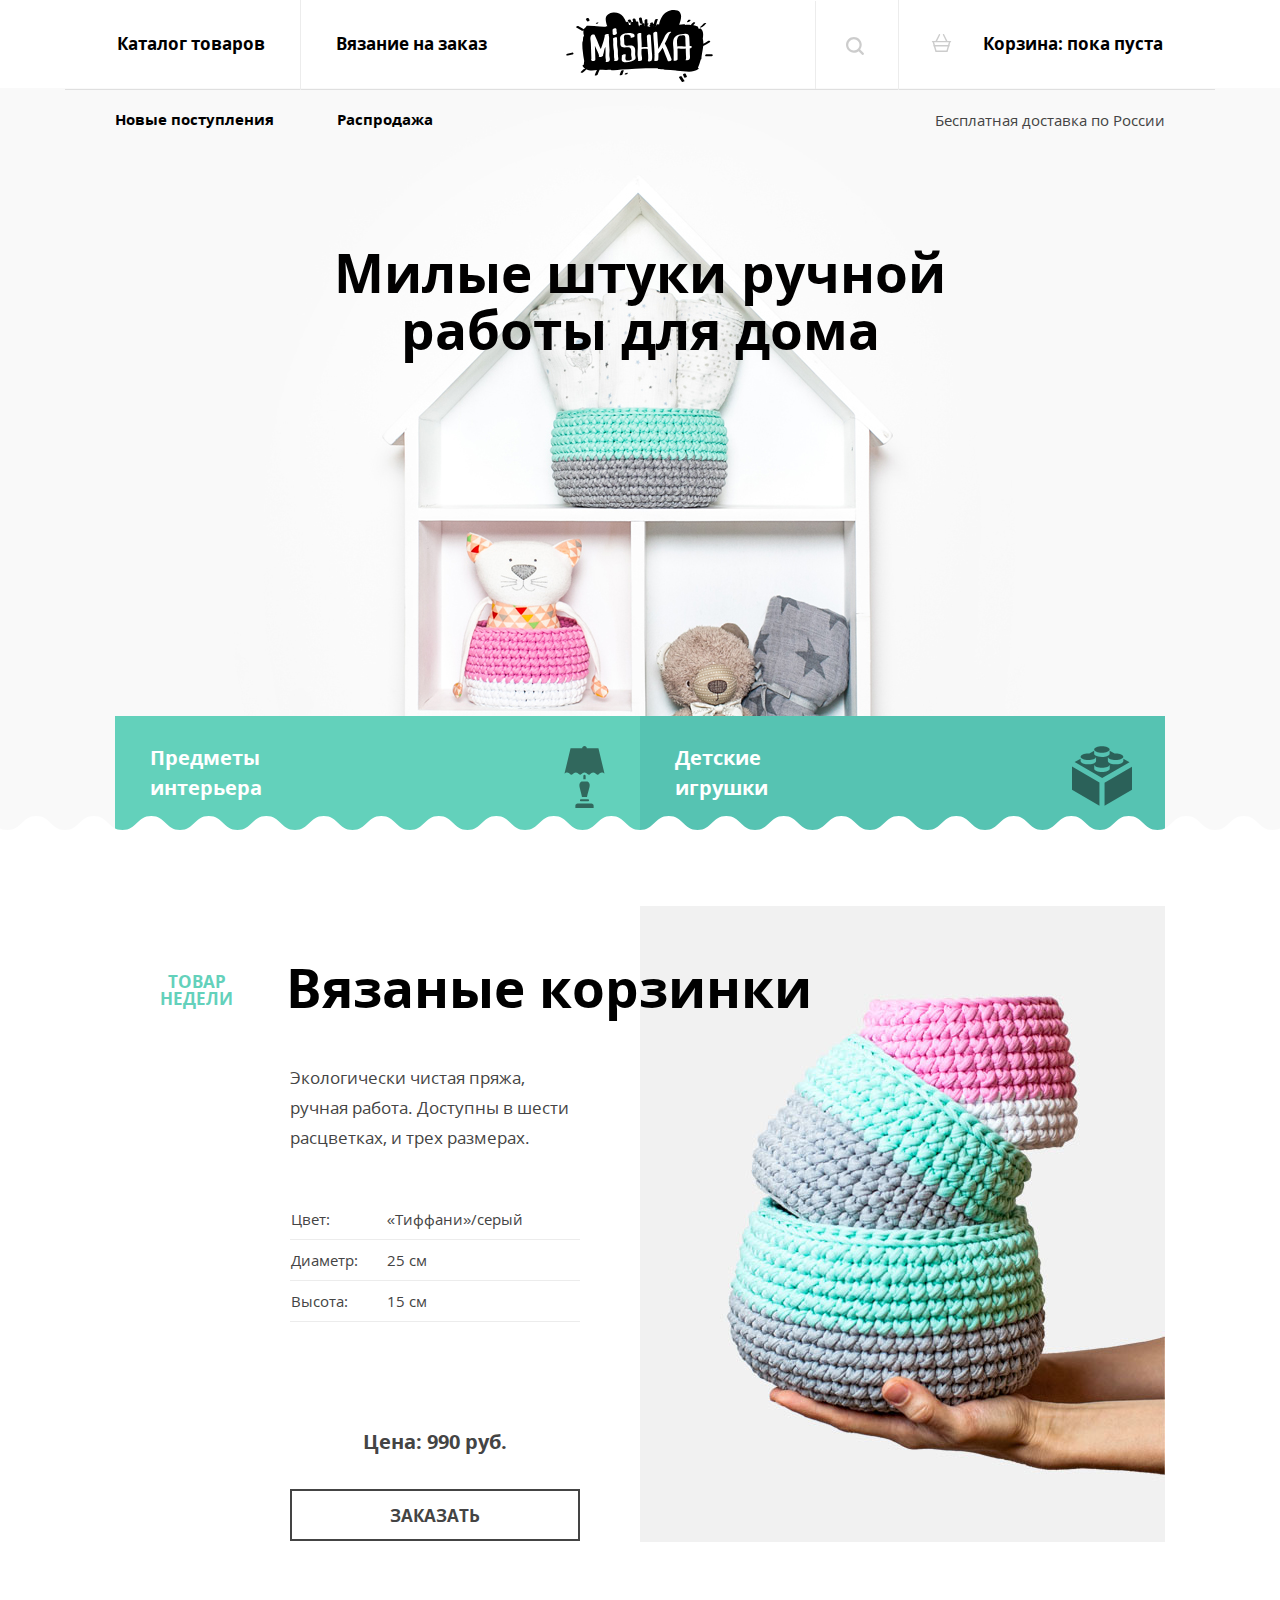
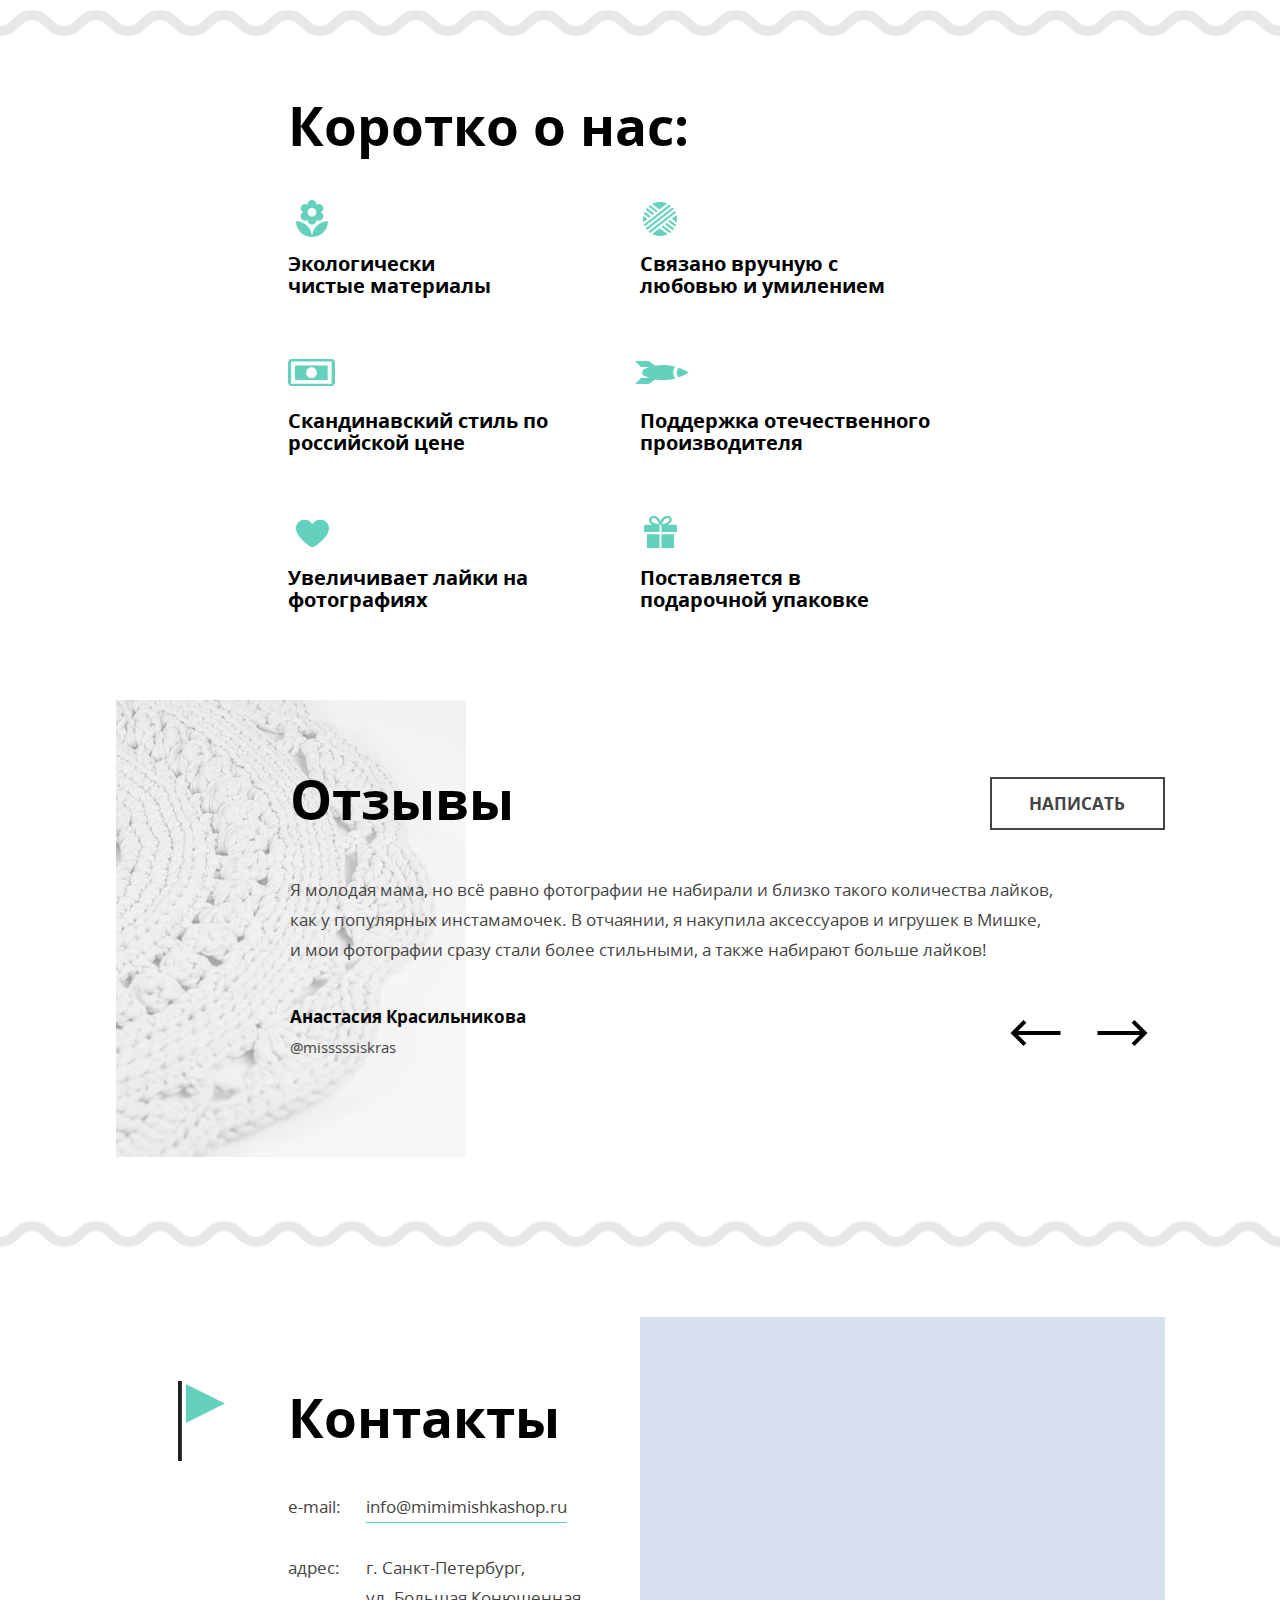
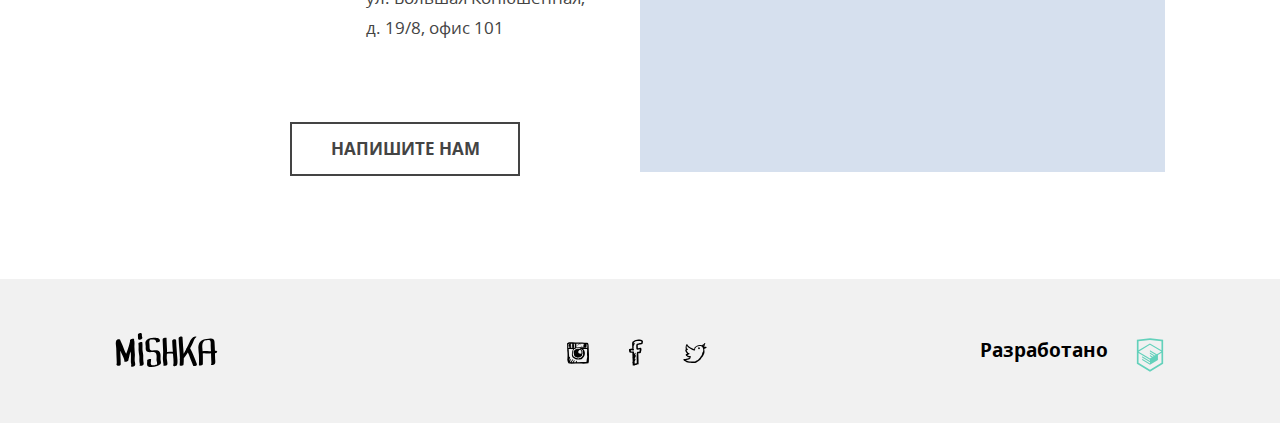
<file: index.html>
<!DOCTYPE html>
<html lang="ru">
  <head>
    <meta charset="utf-8">
    <title>Мишка: Главная</title>
    <meta name="viewport" content="width=device-width, initial-scale=1.0">
    <link href="css/style.min.css" rel="stylesheet">
  </head>
  <body>
    <svg style="display: none">
      <symbol viewBox="0 0 60 60" id="htmlacademy">
        <path d="M30.2 5H30L10.3 7.1v36.2L30 55l19.7-11.7V7.1L30.2 5zm17 36.8L30 52 12.8 41.8V27l17.1 10.2V39l-11.7-7v1.8L30 40.9v1.9l-11.8-7v1.8l11.8 7 11.9-7.1v-7.6l5.3-3.2v15.1zm-.1-17l-4.7 2.8-2.2 1.3-10.3-6.1v1.8l8.8 5.3h-.1l-.2.1-1.3.7-7.3-4.3v1.8l5.8 3.4-1.4.9-4.3-2.6v1.8l2.9 1.7-2.9 1.7-17-10.1 17-10.2 17.2 10zm.1-1.8L29.9 12.8 12.8 23V9.4L30 7.6l17.2 1.8V23z"/>
      </symbol>
      <symbol viewBox="264.205 370.961 20.294 18.849" id="icon-cart">
        <path d="M283.75 378.19h-3.151l-3.407-6.814a.75.75 0 1 0-1.341.671l3.071 6.143h-9.138l3.072-6.143a.75.75 0 0 0-1.341-.671l-3.407 6.814h-3.151a.75.75 0 0 0 0 1.5h.157l.855 2.991a.737.737 0 0 0-.316.595c0 .396.309.71.697.739l1.656 5.795h12.697l1.656-5.795a.745.745 0 0 0 .698-.739.738.738 0 0 0-.316-.596l.854-2.991h.157a.75.75 0 1 0-.002-1.499zm-4.181 10.121h-10.433l-1.224-4.284h12.881l-1.224 4.284zm1.653-5.785h-13.739l-.81-2.836h15.359l-.81 2.836z"/>
      </symbol>
      <symbol viewBox="56.519 49.996 14.962 27.718" id="icon-fb">
        <path d="M68.181 55.188c1.026.029 1.993 0 2.681-.3.391-.818.556-1.854.619-2.989-.19-.015-.062-.337-.207-.399-.029-.202-.278-.195-.309-.398-.277-.165-.457-.422-.723-.598-.727-.162-1.44-.335-2.164-.499-.849.044-1.895-.103-2.58.1-2.619-.04-3.997 1.12-5.259 2.392-.023.078-.003.197-.105.199-.574 1.587-.125 3.621-.204 5.581.099.436.107.958.204 1.395-.998.296-2.212.387-3.402.499-.317.324-.178 1.089-.206 1.693.085.583.278 1.06.413 1.595.211.193.596.396.825.498.065.029.071.082.103.1.506.268 1.451.008 2.268.1-.136 1.978.256 3.915 0 5.68.007.327.295.382.208.798-.001.963-.067 1.99.208 2.69-.287.455-.497.982-.415 1.794.122.016.114.157.105.299-.075.47.643.175.515.698.162.456-.428.184-.413.498v.896c.53.285 1.462.182 2.268.199.908-.419 2.188-.479 2.785-1.196.459.235.916-.014 1.238-.199-.018-.315.273-.333.205-.698-.004-.328-.173-.496-.103-.896v-2.89c-.206-2.293-.048-4.938-.309-7.176.888-.105 1.917-.075 2.578-.398.357-.451.377-1.23.516-1.895.177-.226.221-.583.206-.996.19-.213.068-.729.104-1.096-.141-.595-.168-1.3-.825-1.39-.884-.235-2.043.595-2.991.299.049-1.134-.293-2.342 0-3.388.746-.181 1.446-.4 2.166-.602zm-3.818 4.783c.117.254.254.486.414.698.079.022.203.003.205.101a10.319 10.319 0 0 0 3.096-.299c0 .998-.271 1.733-.518 2.492-.662.045-1.467.3-1.958.198-.276.165-.372.506-.62.698-.049.441.142.495 0 .797-.201.137-.055.611-.205.796v1.496c.085.281-.146.258-.104.497v3.488c-.085.281.146.258.104.498v2.989c.063.271-.132.791.103.896-.07.364-.412-.021-.824.1-.528.122-.926.369-1.548.4.117-.353.32-.622.311-1.097.049-.381-.365-.312-.516-.49.193-.644.562-1.117.722-1.793.197-.515.714-1.298.31-1.794-.522-.105-.521.293-.826.398-.022.077-.002.196-.103.199-.023.077-.003.196-.103.199.01.12-.151.062 0 0 .022-.078.002-.197.103-.199.023-.077.002-.197.103-.199v-.299c.368-.575.67-1.214.826-1.993.191-.28.283-.656.412-.997.156-.262.34-.869.104-1.195-.517.033-.796.295-.93.697-.32-.189.161-.434.104-.697.138-.231.169-.566.309-.797.202-.413.564-1.304 0-1.596-.438-.023-.612.207-.723.498-.214.191-.43.383-.516.698-.373-.07-.143-.727-.206-1.097-.067-.52.122-.899 0-1.195-.56-.799-2.026-.105-3.197-.299-.108-.307-.222-.984-.104-1.195 1.045-.088 2.479.201 3.197-.199.024-.078.003-.197.104-.199.094-.723-.271-1-.515-1.396.232-.806.04-2.02.104-2.989.233-.141.328-.414.515-.598.112-.955.673-1.476.722-2.49-.273.001-.607-.055-.619.199-.302-.114-.382.479-.515.199-.112-.541.246-.626.309-.997.599-.418 1.212-.82 1.856-1.195 1.741-.244 4.648-.449 6.086.198.051.616-.287.854-.207 1.496h-1.546c-1.092.24-1.987.672-2.991.997-.24.066-.276.331-.516.398-.036.396-.225.646-.311.996-.079 1.431.133 2.589.102 3.978z"/>
      </symbol>
      <symbol viewBox="53.115 53.19 21.769 21.334" id="icon-insta">
        <path d="M74.881 65.336c-.013-2.395-.344-4.788-.303-7.135a37.854 37.854 0 0 0-.152-2.278c-.105-.3-.111-.699-.152-1.062-.26-.17-.222-.64-.456-.835-.423-.233-1.201-.114-1.744-.22-.657-.026-1.254-.115-1.899-.153-1.936-.101-3.973-.076-5.996-.076-2.001 0-3.954-.145-5.695-.379h-2.202c-.097.004-.105.098-.227.076-.599.034-1.077.188-1.595.303-.21.119-.421.235-.683.304-.136.192-.513.145-.607.379-.186.212.185.451 0 .607v.911c.173.13.027.58.075.835v.987c-.017 1.281.134 2.397.076 3.72.467 2.762.374 6.537.076 9.413.155.579.363 1.105.455 1.746.256.479.335 1.133.683 1.52.502.206 1.233.186 1.898.229.383.098.667.293 1.14.3 2.843-.21 5.496-.154 8.427-.229 2.704.24 5.802.188 8.275-.228.195-.134.128-.529.228-.76-.056-.385.207-.449.228-.759.131-2.395.164-4.789.15-7.216zm-12.982-6.225c.757-.153 1.48-.341 2.429-.304.71.076 1.287.283 1.897.456.116.184-.243.547.153.684v.076c.059.017.149.002.151.076.445.035.794.167 1.063.379.45.055.536.476 1.138.3-.091.213-.084.524-.075.835.324 1.183.475 2.81.303 4.252-.164.163-.215.442-.303.683-.311.322-.481.785-.836 1.062-.095.236-.25.408-.454.533-.116.213-.206.452-.457.53-.298.163-.577.011-.834-.076-.446.162-.904.312-1.215.607-.816-.096-1.648-.175-2.43-.304-.242-.139-.487-.273-.835-.305a1.997 1.997 0 0 0-.836-.455c-.101-.127-.337-.118-.455-.229-.198-.029-.229-.227-.456-.229-.118-.412-.443-.618-.532-1.062-.226-.331-.308-.805-.455-1.215-.043-1.434.091-2.692.379-3.796.346-.591.779-1.094 1.138-1.67.249.021.365-.09.38-.304.306.053.434-.072.684-.075.257.008.269-.309.458-.449zm-1.67-2.733c-.117-.263-.066-.691-.075-1.062-.007-.285.278-.279.304-.532-.003-.074-.093-.059-.152-.076.126-.146.701-.097.834 0 .132.537-.354.455-.531.684.011.167.322.032.456.076.029.854-.059 1.496 0 2.202h-.456c-.007.234.229.226.456.228-.059.286.092.363.075.607-.226.153-.716.042-1.062.075-.103-.594.235-1.375.151-2.202zm-.683-1.594c.088-.013.134.016.151.076.179.253.01.683-.076.911-.173-.179-.026-.682-.075-.987zm.152 1.822c-.132-.069-.168-.237-.152-.456.132.071.167.238.152.456zm0 1.367c-.058.139-.082-.045-.076-.152.058-.139.081.045.076.152zm-.152.228c.175-.024.084.219.228.227-.009.193-.283.179-.38.077.039-.112.113-.193.152-.304zm-2.354-1.216c.006-.108.013-.214-.076-.228-.073-.733.13-1.415 0-1.973.25-.155.769-.042 1.139-.077v1.139c-.088.064-.203.101-.379.077-.054.28.324.131.379.304.008.853-.056 1.777.152 2.429-.565-.059-.906.107-1.442.076.097-.612-.019-1.435.531-1.594-.012-.141-.257-.047-.304-.153zm-.531 0c-.204.021-.217-.534-.077-.607.328.006.249.501.077.607zm-.152.988c.077-.312.034-.304.075-.683.228.013.26.77-.075.683zm.228-2.05c-.263.054-.273-.266-.153-.38.263-.053.272.267.153.38zm0-1.139c.033.159-.052.201-.076.304-.176.023-.084-.219-.229-.229.025-.102.191-.062.305-.075zm-.228 3.721c.148-.031.11.345-.076.227a.363.363 0 0 0 .076-.227zm-.684-3.721c.029.259-.438.32-.379 0h.379zm-.987.076c-.034.219-.326.179-.379.379-.214-.17.084-.468.379-.379zm-.455.759c.226-.205.451-.41.684-.607-.021-.123.071-.131.076-.228h.229c.102.381-.261.296-.305.531.021.122-.072.131-.075.227.02.335.121.588.075.988-.27.008-.276.28-.607.227.022-.428-.135-.674-.077-1.138zm.076 3.265V57.29c.195-.185.396-.364.607-.532.295.489.179 1.392.455 1.897-.275.157-.75.111-1.062.229zM72.68 69.968c-.109.954-.158 1.968-.379 2.809-2.89.123-6.02.005-8.883.153-.199.045-.273-.031-.229-.229-.253 0-.258.247-.531.229.201-.336.438-.898.151-1.291-.797.013-.797.821-1.138 1.291-.686-.053-1.137.127-1.823.075.18-.705.75-1.021.911-1.745-.395-.55-.989.138-1.214.455-.204.48-.557.81-.76 1.29H57.8c.238-.469.489-.926.759-1.366.171-.512.625-.741.683-1.367-.157-.28-.42-.029-.683 0-.123.182-.272.335-.38.531-.232.376-.501.714-.684 1.14-.181.208-.335.003-.53.227-.389.271-.581.736-.988.987-.174-.06.039-.356.153-.38.045-.181-.096-.55.075-.607.063-.366.212-.647.379-.91.119-.742.521-1.199.684-1.898-.559.099-.674.643-.988.987-.212.445-.542.772-.683 1.291-.174-.131-.028-.58-.076-.836.122-.586.298-1.119.38-1.746.133-.22.173-.535.228-.834.168-.209.046-.61-.077-.761-.226.027-.374.133-.455.304-.192-.032-.193.506-.304.304-.045-2.587-.451-4.812-.456-7.438.026-.331-.183-.424-.228-.685 1.629.028 3.121.091 4.783.229-.089.139-.199.257-.304.379-.144.07-.226.173-.378.304-.604 1.653-.975 3.984-.607 6.15.229.58.589 1.029.986 1.441.907.485 1.635 1.149 2.506 1.671 1.701.361 3.84.369 5.541 0 .236-.12.484-.226.685-.38 1.364-1.242 2.753-2.459 2.961-4.859v-1.367c-.197-1.598-.688-2.905-1.747-3.644.331-.22 1.099.043 1.67.076.223.013.447.014.684 0 .408-.024.928-.055 1.443 0 .144.187.113.544.228.76-.062 1.684-.192 3.3-.152 5.087.103.454.127.986.229 1.441-.091.973-.237 1.89-.457 2.732zm.379-11.16c-.639-.12-1.232-.284-1.897-.379.072-.333.799-.01.987-.228.385-.223.295-.92.304-1.51.032-.348.114-.644.076-1.063-.401-.951-1.783-.421-2.886-.455-.225.718-.47 1.8-.304 2.657.169.49 1.024.292 1.519.456-.14.332-.688.057-.987.076-.296-.083-.707-.052-.986-.151-2.285.078-4.284.004-6.529.151.117-1.248.063-2.465-.076-3.645h3.112c-.344.364-.912.507-1.29.835-.44.244-.861.505-1.139.911.249.134.535-.245.759-.379.355-.074.479-.381.835-.455.423-.438 1.096-.625 1.67-.912.378-.022.697.013.987.077 1.283.007 2.456.126 3.796.076.614.145 1.45.069 1.974.304.107.298.231.579.305.911.008.986-.149 1.816-.23 2.723zm-5.845-3.72c.11-.047-.009-.092 0 0zm0 0c-.529.154-1.019.348-1.367.682.484-.198 1.059-.306 1.367-.682zm1.062.607c.111-.047-.007-.091 0 0zm-1.746.911c.727-.158 1.181-.591 1.746-.911-.437.019-.592.32-.987.379-.215.217-.6.26-.759.532zm-.683-.835c-.111.047.007.092 0 0zm-.683.607c.11-.046-.008-.092 0 0zm-.075.076c.063.014.07-.03.075-.076-.064-.014-.072.03-.075.076zm-.077.076c.064.014.072-.03.077-.076-.067-.013-.072.029-.077.076zm-.834.608c.346-.134.613-.348.834-.607a2.018 2.018 0 0 0-.834.607zm2.276.987c.533-.049.749-.416 1.215-.531.284-.298.784-.381.987-.76-.56.023-.766.399-1.216.531-.284.297-.751.413-.986.76zm-2.276-.987c-.317-.074-.016.227 0 0zm-.533.379c.021.021.115-.037.076-.077-.021-.02-.116.038-.076.077zm2.809.608c-.11.047.007.091 0 0zm-1.14 1.821c-.223-.231-.676-.233-.986-.379-.697-.038-1.223.093-1.746.229-.304.151-.607.304-.91.454-.266.166-.444.417-.76.532-.205.225-.352.51-.684.607-.004.223-.173.281-.304.379-.089.115-.094.312-.227.381-.007.12.036.29-.076.303.108 1.512.291 2.948.683 4.177.287.623.975.846 1.442 1.29.589.297 1.328.444 2.126.531.277-.052.553-.105.911-.076a5.088 5.088 0 0 0 2.81-1.441c.1-.281.252-.508.455-.684-.254-.671.293-1.098.455-1.59.002-1.344-.201-2.48-.607-3.415-.256-.579-.92-.751-1.366-1.139-.059-.018-.15-.003-.151-.077-.269-.136-.733-.239-1.065-.082zm-3.415 4.327c-.113-.063-.109-.244-.152-.379.256-.078.118.237.152.379zm.076.305c.041-.117.079-.006.076.075-.04.118-.079.005-.076-.075zm.456-2.051c.015-.086.075-.042.075 0-.014.087-.075.043-.075 0zm1.67-2.125c-.203.258.041.576.077.836-.305-.039-.574-.887-.077-.836zm.379 3.948c-.04-.038.055-.097.076-.076.04.038-.054.097-.076.076zm.759 2.884c.034-.109.066.008.152 0-.018.097-.15.077-.152 0zm2.201-2.581c-.233-.057-.145.208-.379.152.069-.159.118-.338.229-.455.134.019.172.13.15.303zm-1.137-3.796c.211.119.441.217.606.381.085.219.243.363.38.529.058.778.179 1.492.151 2.354-.257.099-.438.271-.683.381-.78-.006-1.358-.212-1.897-.456-.171-.259-.355-.505-.532-.759v-1.062c.17-.185.319-.391.456-.607.228-.127.508-.201.454-.607-.038-.062-.078-.124-.075-.229.158.045.245.159.379.229.323.017.41-.2.761-.154z"/>
      </symbol>
      <symbol viewBox="-259.404 -19.675 40.219 62.411" id="icon-interior">
        <path d="M-244.227 18.283c-.286.966-.245 2.191.027 3.639.494 2.635 1.687 6.041 2.358 9.67h5.062c.696-3.641 1.949-7.05 2.471-9.683.287-1.445.33-2.66.041-3.617-.275-.899-.89-1.618-2.021-2.303h-5.997c-1.075.679-1.674 1.391-1.941 2.294zM-232.395 38.278h-13.799c-1.293 0-2.299.976-2.299 2.229v2.229h18.397v-2.229c0-1.253-1.006-2.229-2.299-2.229zM-225.262-17.446h-11.732c0-1.244-1.015-2.229-2.3-2.229-1.283 0-2.3.985-2.3 2.229h-11.737l-6.073 25.517c.794-.461 1.589-.992 2.632-.992 1.359 0 2.243.818 2.924 1.375.682.557 1.162.849 1.447.849.292.001.769-.287 1.451-.836.681-.548 1.564-1.358 2.915-1.358 1.349 0 2.237.806 2.919 1.354.684.549 1.161.84 1.451.84.146 0 .338-.073.58-.214.242-.141.53-.353.872-.626.512-.411 1.139-.967 1.99-1.218.284-.085.593-.136.93-.136 1.347 0 2.238.805 2.92 1.354.683.548 1.159.84 1.451.84.287-.002.766-.296 1.445-.85.684-.554 1.571-1.367 2.925-1.367 1.356 0 2.239.817 2.919 1.371.342.276.631.489.872.631.24.143.431.214.575.214.288 0 .762-.293 1.442-.854.68-.559 1.567-1.384 2.929-1.384 1.044 0 1.839.533 2.632.997l-6.079-25.507zM-235.881 33.82h-6.864c-.657 0-1.15.479-1.15 1.115 0 .635.493 1.113 1.15 1.113h6.9c.655 0 1.15-.479 1.15-1.113 0-.636-.495-1.115-1.15-1.115h-.036zM-239.295 9.336c-.146 0-.338.074-.58.213-.157.094-.37.261-.57.41v3.731h2.299V9.959c-.505-.378-.908-.623-1.149-.623z"/>
      </symbol>
      <symbol viewBox="0 0 50 26.003" id="icon-left-arrow">
        <path d="M50 11.002H7.659l8.174-8.174L13.005 0 0 12.998l.003.003-.003.004 13.005 12.998 2.828-2.828-8.172-8.173H50z"/>
      </symbol>
      <symbol viewBox="0 0 32 32" id="icon-mail">
        <path fill="#333" d="M28 5H4a4 4 0 0 0-4 4v13a4 4 0 0 0 4 4h24a4 4 0 0 0 4-4V9a4 4 0 0 0-4-4zM2 10.25l6.999 5.25L2 20.75v-10.5zM30 22c0 1.104-.898 2-2 2H4c-1.103 0-2-.896-2-2l7.832-5.875 4.368 3.277a3 3 0 0 0 3.599 0l4.369-3.277L30 22zm0-1.25l-7-5.25 7-5.25v10.5zm-12.801-2.148c-.35.263-.763.4-1.199.4s-.851-.139-1.2-.4L10.665 15.5l-.833-.625L2 9.001V9c0-1.103.897-2 2-2h24c1.102 0 2 .897 2 2l-12.801 9.602z"/>
      </symbol>
      <symbol viewBox="0 0 24.829 24.333" id="icon-phone">
        <path d="M17.321 24.333h-1.115c-4.904-.58-8.497-2.857-11.11-5.772C2.473 15.637.402 11.875 0 6.817V5.459c.091-.921.544-1.55 1.067-2.086.65-.666 1.63-1.522 2.522-1.553.659-.022 1.78.451 2.232 1.066.388.53.595 1.59.775 2.378.185.797.6 1.95.485 2.717-.176 1.196-1.764 1.703-2.231 2.572 1.551 3.721 4.089 6.456 7.472 8.345.847-.465 1.595-1.864 2.767-1.892.428-.012.972.209 1.406.34.477.143.891.326 1.311.484.705.266 1.957.621 2.378 1.213.433.61.681 1.608.581 2.231-.194 1.234-2.227 2.603-3.444 3.059zM12.529 1.528c5.949 0 10.771 4.822 10.771 10.771h1.529C24.829 5.507 19.323 0 12.529 0v1.528z"/>
        <path d="M12.529 9.327v1.552a1.42 1.42 0 0 1 1.421 1.42h1.553a2.973 2.973 0 0 0-2.974-2.972zM12.529 6.246a6.054 6.054 0 0 1 6.056 6.054h1.588a7.642 7.642 0 0 0-7.644-7.641v1.587z"/>
      </symbol>
      <symbol viewBox="247.3 382.56 100.678 76.891" id="icon-play">
        <path fill="#63D1BB" d="M344.255 400.708s-.92-7.008-3.785-10.078c-3.632-4.041-7.674-4.066-9.541-4.297-13.326-1.023-33.303-1.023-33.303-1.023h-.051s-19.978 0-33.304 1.023c-1.867.23-5.908.256-9.54 4.297-2.84 3.096-3.786 10.078-3.786 10.078s-.896 8.211-.896 16.422v7.699c0 8.21.947 16.421.947 16.421s.921 7.009 3.785 10.078c3.632 4.041 8.364 3.913 10.487 4.349 7.622.767 32.356 1.022 32.356 1.022s20.003-.025 33.329-1.048c1.867-.23 5.908-.256 9.54-4.298 2.84-3.069 3.786-10.078 3.786-10.078s.946-8.21.946-16.421v-7.699c-.023-8.236-.97-16.447-.97-16.447z"/>
        <path fill="#FFF" d="M297.614 459.449h-.016c-1.015-.011-24.946-.266-32.604-1.037l-.14-.014-.137-.028c-.271-.056-.668-.107-1.126-.167-2.503-.328-7.159-.938-10.839-5.019-3.354-3.616-4.377-10.771-4.483-11.576l-.005-.043c-.039-.342-.965-8.463-.965-16.736v-7.699c0-8.266.875-16.378.912-16.72l.009-.071c.108-.802 1.155-7.928 4.474-11.557 3.996-4.439 8.531-4.899 10.712-5.121.192-.02.37-.037.529-.058l.126-.013c13.277-1.019 33.312-1.031 33.514-1.031h.051c.201 0 20.236.013 33.514 1.031l.126.013c.159.021.337.038.529.058 2.179.221 6.71.682 10.704 5.112 3.354 3.616 4.377 10.771 4.483 11.577l.005.043c.039.342.965 8.459.99 16.753v7.708c0 8.273-.926 16.395-.965 16.736l-.007.053c-.108.805-1.156 7.953-4.478 11.562-3.994 4.435-8.527 4.896-10.707 5.117-.193.02-.371.037-.53.057l-.126.013c-13.276 1.02-33.334 1.057-33.535 1.058l-.015-.001zm-31.944-6.497c7.477.729 31.216.989 31.968.997.657-.001 20.135-.049 33.047-1.036.178-.021.371-.041.58-.062 1.836-.186 4.608-.468 7.186-3.335l.026-.029c1.825-1.974 2.853-6.928 3.075-8.552.059-.514.926-8.358.926-16.08v-7.699c-.023-7.76-.896-15.627-.951-16.109-.32-2.382-1.434-6.789-3.066-8.539l-.035-.038c-2.577-2.868-5.351-3.149-7.186-3.336a34.367 34.367 0 0 1-.58-.062c-13.066-.998-32.834-1.011-33.033-1.011h-.051c-.198 0-19.967.013-33.033 1.011a33.29 33.29 0 0 1-.58.062c-1.835.187-4.607.468-7.186 3.336l-.019.021c-1.828 1.993-2.855 6.924-3.082 8.552-.062.591-.875 8.399-.875 16.089v7.699c0 7.749.871 15.598.926 16.083.32 2.381 1.433 6.789 3.066 8.539l.035.039c2.322 2.584 5.303 2.975 7.479 3.259.481.061.939.121 1.363.201z"/>
        <g>
          <path fill="#FFF" d="M285.733 403.138v35.708l29.747-17.854z"/>
        </g>
      </symbol>
      <symbol viewBox="0 0 50 26.003" id="icon-right-arrow">
        <path d="M0 11.002h42.341l-8.175-8.174L36.995 0 50 12.998l-.004.003.004.004-13.005 12.998-2.829-2.828 8.173-8.173H0z"/>
      </symbol>
      <symbol viewBox="-0.8 -0.8 17.6 17.6" id="icon-search">
        <path d="M16.47 14.93l-3.415-3.415A7.67 7.67 0 0 0 14.6 6.899C14.6 2.646 11.153-.8 6.9-.8S-.8 2.646-.8 6.899s3.446 7.7 7.699 7.7c1.734 0 3.326-.58 4.613-1.546l3.417 3.416c.203.202.418.33.771.33a1.1 1.1 0 0 0 1.1-1.1c0-.24-.061-.499-.33-.769zM1.399 6.899a5.5 5.5 0 1 1 11 0c0 3.038-2.462 5.5-5.5 5.5s-5.5-2.461-5.5-5.5z"/>
      </symbol>
      <symbol viewBox="226.001 226.19 60 59.62" id="icon-toy">
        <path d="M226.001 269.871l27.438 15.934v-23.346l-27.438-15.94v23.352zm51.346-31.244v2.453c0 1.817-3.458 3.29-7.73 3.29-4.266 0-7.727-1.473-7.727-3.29v-4.059h.024c.26 1.714 3.604 3.073 7.702 3.073 4.272 0 7.729-1.474 7.729-3.285 0-1.819-3.457-3.289-7.729-3.289-.339 0-.675.01-1.002.03l-4.975-2.888v3.086c0 1.817-3.454 3.29-7.723 3.29-2.683 0-5.045-.583-6.433-1.467a3.928 3.928 0 0 0-.732-.586c-.363-.381-.565-.797-.565-1.236v-2.986l-4.807 2.792a21.384 21.384 0 0 0-1.054-.033c-4.267 0-7.727 1.469-7.727 3.289 0 1.811 3.46 3.285 7.727 3.285 4.099 0 7.446-1.358 7.705-3.073h.022v4.059c0 1.817-3.455 3.29-7.727 3.29-4.267 0-7.727-1.473-7.727-3.29v-2.42l-5.952 3.452 27.531 15.986 27.351-15.882-6.181-3.591zm-13.644 10.166c0 1.817-3.46 3.287-7.727 3.287-4.269 0-7.729-1.47-7.729-3.287v-4.059h.024c.26 1.715 3.603 3.076 7.705 3.076 4.101 0 7.443-1.361 7.705-3.076h.021v4.059h.001zm-5.145 13.873v23.144L286 269.871v-23.144l-27.442 15.939zm-2.641-29.904c4.269 0 7.723-1.47 7.723-3.286 0-1.814-3.454-3.287-7.723-3.287-4.27 0-7.729 1.472-7.729 3.287-.001 1.816 3.459 3.286 7.729 3.286"/>
      </symbol>
      <symbol viewBox="52.253 53.771 23.494 20.168" id="icon-twitter">
        <path d="M75.706 57.855c-.227-.366-.909-.277-1.407-.371h-1.112c.142-.353.343-.646.52-.963.056-.438.254-.734.223-1.26.129-.167.176-.417.296-.593.104-.144.242-.477.074-.667-.051-.221-.295-.249-.593-.222a.515.515 0 0 0-.222.148c-.448.433-.778 1.014-1.261 1.408-.009.008-.062 0-.074 0-.087.005-.033.046-.075.074-.146.098-.257.152-.369.223-.284.176-.547.445-.891.519-.529-.211-1.156-.326-1.852-.37-1.157.102-2.303.215-3.038.741-.911.35-1.477 1.042-2.149 1.63-.049.32-.342.398-.37.741-.005.045-.012.088-.073.074.043.241-.051.345-.074.519-.001.133.199.431 0 .52-.822-.12-1.485-.63-2.149-.964-.718-.36-1.468-.604-2.074-1.111-.716-.322-1.26-.816-1.778-1.334-.208-.312-.542-.496-.667-.89-.379-.164-.175-.912-.741-.889-.315-.043-.345.199-.444.37-.07.227-.361.232-.371.519-.004.046-.011.088-.074.075-.17 1.089-.527 1.992-.519 3.26.129.415.35.738.593 1.038-.418.051-.716.222-.89.519-.06 1.073.378 1.647.742 2.297.134.384.352.685.593.963.017.229.206.288.296.445.019.105.123.125.149.223-.04.105.289.18.073.221-.413.131-1.016.07-1.259.371-.109.279-.109.833 0 1.111.034.237.282.262.296.519.499.417 1.082.747 1.631 1.112.574.166 1.211.271 1.852.37-.102.343-.338.551-.593.741-.78.381-1.849.474-2.742.74-.555.038-.956.23-1.556.223-.333.127-.854.075-1.112.223-.122.068-.102.096-.222.221-.134.412.111.74.444.89-.005.253.219.276.371.371.089.183.254.29.445.37.544.468 1.268.759 1.927 1.112.83.183 1.648.376 2.52.519.896.116 1.901.124 2.816.222h.963c.511.132 1.23.054 1.853.074.095-.102.322-.073.519-.074.522-.269 1.196-.385 1.631-.74.574-.241.989-.642 1.557-.89.866-.765 1.937-1.324 2.519-2.37.205-.189.351-.438.445-.74.265-.156.385-.454.593-.667.404-.41.706-.924 1.037-1.4.319-.496.576-1.054.89-1.556-.01-.405.306-.484.296-.89.193-.226.177-.662.371-.88-.033-.255.029-.415.074-.594.047-1.281-.047-2.422-.297-3.407.588-.155 1.181-.302 1.631-.593.52-.206.993-.603.808-1.281zm-3.408 4.076c-.153.859-.615 1.41-1.038 2.001.059.379-.104.538-.073.889a4.303 4.303 0 0 0-.371 1.037c-.203.267-.332.606-.519.89-.366.548-.777 1.051-1.186 1.557-.378.56-.912.965-1.334 1.481-.42.493-.942.885-1.407 1.334-.474.17-.89.396-1.26.667a5.06 5.06 0 0 0-.667.296c-.177.146-.499.145-.668.29-1.086.147-2.3.17-3.555.148-1.031-.105-2.115-.159-3.039-.371-.922-.189-1.511-.712-2.297-1.037.153-.242.634-.154.963-.222.031-.166.394-.003.444-.149.257.06.285-.109.52-.07.563-.201 1.23-.302 1.705-.593.282-.138.406-.434.667-.593.033-.189.104-.341.222-.444.047-.275.201-.441.148-.815.111-.21.299-.343.296-.667-.074-.147-.128-.316-.296-.371-.026-.196-.377-.067-.444-.222-.255.032-.416-.029-.593-.075-.154-.043-.487.092-.519-.073-.842-.023-1.3-.43-1.853-.74.431-.262 1.032-.353 1.333-.742.516-.076 1.058-.129 1.112-.666 0-.717-.771-.661-1.333-.815-.773-.66-1.194-1.672-1.779-2.52.238-.157.564-.226.741-.444.454.058.54-.251.667-.52.019-.488-.333-.605-.593-.815a3.49 3.49 0 0 1-.667-.74c-.003-.818-.021-1.652.074-2.372.063-.014.07.029.074.074.227.441.559.775.815 1.186.532.357.925.853 1.556 1.112.452.413 1.108.621 1.557 1.038.601.263 1.158.57 1.704.889.669.194 1.056.673 2.001.593.198-.098.394-.199.593-.297.258-.456-.059-1.079.147-1.63.255-.659.797-1.031 1.26-1.481.29-.155.555-.335.815-.519.347-.098.675-.216.964-.37a6.223 6.223 0 0 0 1.037-.148h1.26c.244.052.475.119.74.148.209.137.38.313.666.371.789.693 1.271 1.696 1.409 3.039-.122.484.053.873.001 1.481zm.296-5.632c-.129.34-.23.707-.593.815-.017-.105-.122-.125-.147-.222-.012-.209.209-.186.296-.296.162-.085.245-.248.444-.297-.007-.09.108-.046 0 0zm-5.484 3.038c.163.135.284.31.519.371.101.221.314.327.594.37.047-.15.346-.049.37-.222.174-.023.166-.229.296-.297-.018-.55-.129-1.006-.37-1.333-.758-.423-1.676.039-1.409 1.111z"/>
      </symbol>
      <symbol viewBox="0 0 148.051 72.707" id="logo-desktop">
        <path d="M143.165 31.397c-1.481 1.055-3.053 1.942-4.657 2.777.037-1.747-.119-3.465-.591-5.127.051-.333.102-.667.145-1.002.375-3.005.657-7.122-2.003-9.224-.335-.265-1.249-.035-1.922.274a4.64 4.64 0 0 0-.496-.415 14.922 14.922 0 0 1-.229-.735c-.035-.12-.168-.188-.36-.215.285-.383.263-.818-.419-1.092a18.59 18.59 0 0 0-1.143-.413c-.067-.072-.126-.096-.172-.058l-.006.003c-.938-.3-1.893-.533-2.859-.705.138-.331.396-.813.552-1 .132-.157.279-.3.429-.439.062-.057.125-.111.188-.165l.069-.061.084-.062c.38-.288.846-.865.221-1.202-.57-.307-1.507-.142-2.007.238-.863.655-1.626 1.379-2.092 2.361-2.01-.169-4.05-.155-6.079-.078a.757.757 0 0 0 .141-.25c.184-.585-.908-.525-1.188-.488-1.562.205-3.125.407-4.688.604 1.367-3.773 3.083-8.578 1.001-12.264-1.19-2.106-3.906-2.579-6.098-2.652-2.436-.081-4.898.461-7.036 1.636-4.762 2.618-7.11 7.71-8.21 13.138-.497-.657-2.301-.425-2.645.468-.124.32-.229.645-.327.972-.16.174-.282.386-.345.637-.015.056-.027.111-.041.167l-.196.007c.02-.104.041-.207.064-.31.146-.109.247-.232.28-.366.574-2.296 1.156-4.588 1.948-6.82.269-.756-2.511-.399-2.804.426a51.17 51.17 0 0 0-1.12 3.622c-.165.078-.356.187-.425.326-.017.034-.031.07-.047.104-.107-.093-.271-.151-.466-.178v-.959c0-.432-2.823-.034-2.823.757v1.568a2.329 2.329 0 0 0-.472.266l-.19.172a.373.373 0 0 0-.12.245c-.007.026-.013.053-.023.078-.017.022-.032.046-.052.066-.126.128-.184.335-.027.467.19.16.508.167.738.159.048-.002.097-.007.146-.011v.468a75.61 75.61 0 0 1-.675-.006l-.411-.051c-.021-.385-.676-.452-1.351-.328a.524.524 0 0 0-.001-.148 23.602 23.602 0 0 1-.229-1.79c.237-.079.471-.18.68-.313.159-.102.328-.224.328-.43v-.194c0-.18-.412-.204-.499-.208a2.849 2.849 0 0 0-.589.041c-.075-1.305-.081-2.615-.081-3.925 0-.84-2.824-.315-2.823.757 0 1.786.009 3.57.193 5.343a2.477 2.477 0 0 0-.27.009v-1.532c0-1.045-1.297-1.22-2.147-.809.313-.262.489-.622.37-1.039-.403-1.414-.778-2.827-.974-4.287-.188-1.394-3.017-.677-2.824.756.196 1.46.57 2.873.975 4.287.235.828 1.338.889 2.104.51-.227.196-.373.452-.373.76v.63c-.189-.098-.439-.16-.77-.16-1.057 0-1.671.885-1.4 1.477a41.915 41.915 0 0 1-.491-.083c-.382-1.248-.686-2.514-.714-3.83-.02-.942-1.27-1.049-2.108-.672a.571.571 0 0 0-.049-.168c-.385-.804-.567-1.674-.78-2.533-.332-1.35-3.158-.601-2.823.756.157.638.3 1.281.519 1.898l-.056.014c-.3.081-.601.205-.854.387-.832.079-1.828.565-1.752 1.208.058.478.131.953.209 1.427-.546.091-1.092.177-1.639.26a11.905 11.905 0 0 1-.618-2.443c-.131-.924-1.555-.854-2.332-.26-.774-2.062-1.796-4.019-3.122-5.761-2.621-3.439-7.097-4.613-11.242-3.794-1.9.376-3.735 1.184-5.043 2.646-1.21 1.353-1.352 3.089-1.17 4.805.158 1.493.61 4.005 1.584 5.976-.35-.012-.709.041-.949.139-.283.117-.561.248-.833.388a95.043 95.043 0 0 1-5.803-.07c-4.179-.194-8.301-.86-12.497-.742-.923.026-1.534.719-1.465 1.262-1.046.502-1.733 1.315-2.143 2.287-1.732-1.15-3.479-2.266-5.335-3.211-.689-.351-3.3.707-2.285 1.224 1.84.938 3.561 2.072 5.278 3.216.512.341 1.32.133 1.842-.07.03-.012.09-.039.165-.077-.306 1.44-.157 3.067.241 4.493.03.11.093.198.172.27a9.289 9.289 0 0 0-.007 1.015l-.002.165c-.4.189-.712.48-.76.839a37.38 37.38 0 0 0-.305 4.229c-.272.199-.462.469-.485.798-.233 3.345.037 6.652.467 9.95.185 2.694.69 5.344 1.172 7.999.058.416.113.832.167 1.249-.265 1.133-.398 2.395-.237 3.482-.881.171-1.729.866-1.233 1.617.765 1.158 1.644 2.018 2.606 2.649-.633-.103-1.42.11-1.871.555-.818.809-1.715 1.531-2.533 2.339-.429.424-.314.935.289 1.078.651.155 1.516-.06 1.997-.535.817-.808 1.715-1.531 2.533-2.339.248-.245.308-.517.204-.731 3.21 1.735 7.235 1.27 11.114.943-.882 1.589-1.542 3.273-2.17 4.997-.262.719 2.507.373 2.801-.436.61-1.675 1.237-3.343 2.103-4.895 3.741.117 7.479.122 11.215.051.149.182.416.305.746.336 3.27.311 6.489-.096 9.688-.699 4.789-.229 9.577-.525 14.366-.809 7.527-.186 15.056-.346 22.587-.32.1.109.204.215.314.318.272.256.621.345.979.33.062.009.128.016.199.019a69.72 69.72 0 0 1 2.141.145c.156.04.341.059.559.046h.005c.782.067 1.563.14 2.346.208.171.214.497.342.792.361 3.804.25 7.612.522 11.423.703.14.229.536.34.82.343 7.067.06 15.278 2.804 21.558-1.736.501-.362.273-.877-.264-.984a1.992 1.992 0 0 0-.326-.034c.008-.016.018-.03.023-.045a60.72 60.72 0 0 0 2.945-8.552c.365-.198.632-.494.646-.86.049-1.189.188-2.406.371-3.639a63.27 63.27 0 0 0 .441-2.66c.387-2.169.806-4.367 1.018-6.541 2.28-1.147 4.538-2.335 6.622-3.819 1.565-1.117-.784-1.883-1.832-1.137zm-55.33-15.046a1.13 1.13 0 0 0-.134.123c.073-.312.149-.623.228-.934h.111c-.068.27-.138.541-.205.811z"/>
        <path d="M63.261 12.626c.127.196.562.217.753.217.377.001.759-.083 1.106-.225.404-.166 1.101-.559.77-1.07-.363-.562-.609-1.19-.975-1.754-.127-.196-.562-.217-.754-.217a2.914 2.914 0 0 0-1.105.226c-.404.165-1.101.558-.77 1.069.363.562.61 1.191.975 1.754zM20.683 10.907c.216.647 1.111.647 1.648.504.472-.127 1.39-.616 1.175-1.26-.208-.624-.433-1.293-.893-1.78-.479-.507-1.324-.417-1.902-.151-.412.19-1.177.838-.695 1.349.382.405.478.772.667 1.338zM30.66 13.895c.843 0 3.073-1.276 1.186-1.276-.843 0-3.074 1.276-1.186 1.276zM122.562 12.274c.346.072.717.032 1.055-.059.321-.086.7-.234.941-.477.355-.355.728-.729.962-1.178.104-.198.174-.399-.005-.587-.188-.197-.507-.245-.763-.251a2.695 2.695 0 0 0-1.106.22c-.252.106-.621.294-.756.553a2.964 2.964 0 0 1-.351.513l-.023.027a.578.578 0 0 0-.028.032c-.064.067-.13.133-.195.199-.158.158-.346.365-.279.614.063.241.333.349.548.394zM135.861 17.692c.631-.061 1.395-.246 1.894-.662 1.319-1.102 2.603-2.248 3.623-3.642.288-.393-1.049-.243-1.118-.23-.534.099-1.316.276-1.661.746-.949 1.296-2.164 2.349-3.391 3.374-.498.415.441.434.653.414zM146.74 44.769h-4.872c-.616 0-1.475.468-1.556 1.139-.09.739.754.922 1.304.922h4.871c.617 0 1.475-.468 1.557-1.139.09-.739-.754-.922-1.304-.922zM57.021 60.784c-.498.08-1.412.296-1.639.831a34.65 34.65 0 0 0-1.364 3.897c-.211.733 2.571.333 2.798-.451a34.575 34.575 0 0 1 1.363-3.897c.222-.527-.966-.412-1.158-.38zM61.602 63.375a3.893 3.893 0 0 0-1.029.152 3.87 3.87 0 0 0-.968.383c-.141.084-.338.2-.338.39a3.075 3.075 0 0 1-.021.346.755.755 0 0 1-.113.272c-.064.082-.108.179.018.253.196.114.502.083.712.062a4.713 4.713 0 0 0 1.099-.252c.243-.085.613-.207.795-.407.149-.164.241-.286.284-.501.035-.177.05-.349.05-.529-.001-.166-.422-.168-.489-.169zM116.652 67.051c-.354-.686-3.043.331-2.823.757.844 1.638 1.939 3.122 2.923 4.677.436.689 3.04-.414 2.823-.757-.982-1.554-2.079-3.039-2.923-4.677zM120.744 64.713c-.294-.588-1.067-.563-1.624-.414-.35.094-1.485.598-1.199 1.17l1.169 2.339c.294.588 1.068.562 1.624.414.35-.094 1.486-.598 1.199-1.171l-1.169-2.338zM5.668 43.105c-1.486.359-3.006.571-4.481.975-.537.146-1.342.641-1.16 1.318.181.675 1.128.709 1.664.562 1.476-.403 2.995-.615 4.482-.975.541-.13 1.338-.651 1.16-1.318-.185-.685-1.124-.692-1.665-.562z"/>
        <g>
          <g fill="#FFF">
            <path d="M43.752 40.106c-.083-2.707-.514-5.396-.479-8.108.028-2.194.393-4.45-.363-6.554.047-.239.097-.477.141-.717.195-1.055-3.3-.497-3.849.468-.346.283-.523.621-.377.965.037.087.069.175.102.263-.662 3.233-1.584 6.364-2.645 9.498-.406 1.199-.896 2.37-1.31 3.565-.587-1.114-1.181-2.214-1.658-3.408-1.386-3.464-2.636-6.965-4.326-10.299.192-1.543-3.232-1.381-3.907.032-.816 1.709-.711 3.434-.442 5.262.303 2.061.356 4.086.381 6.167.048 4.012.361 8.016.421 12.027-.357.397-.466.889-.092 1.388.163.217.365.385.576.554.913.73 3.533.108 3.528-1.283-.014-4.16-.314-8.312-.424-12.471a99.221 99.221 0 0 1-.024-1.222l.173.438c.646 1.618 1.322 3.191 2.205 4.696.876 1.491 1.315 3.092 1.819 4.719-.19.219-.305.467-.234.715-.04.181.071.294.253.363.645.552 1.858.277 2.532-.007.29-.122.566-.263.834-.427.348-.215.891-.686.735-1.17l-.088-.281c.475-1.281.716-2.612.975-3.965.275-1.441.789-2.805 1.307-4.171.053.625.107 1.249.157 1.872.206 2.577.033 5.118.008 7.696-.009.854.054 1.648.221 2.484.068.345.37 1.824.283 1.904-.617.57-.438 1.268.389 1.45.923.203 2.1-.106 2.795-.749 1.209-1.117.638-2.871.364-4.28-.46-2.362.093-5.008.019-7.414zM52.192 40.788c-.074-2.007-.771-3.897-.781-5.925-.011-2.327.183-4.635-.156-6.949-.107-.732-4.093.101-3.953 1.059.312 2.129.199 4.268.161 6.412-.037 2.063.472 3.934.737 5.958.271 2.073-.085 4.195.15 6.271.11.971.758 2.768.09 3.612-.424.537 1.482.345 1.568.33.775-.143 1.809-.395 2.324-1.048.659-.835.198-2.448.054-3.387-.32-2.08-.115-4.236-.194-6.333zM68.671 37.438c-2.081-2.809-5.943-.787-8.64-1.554-1.39-.396-1.407-2.292-1.403-3.428.004-1.439-.115-2.757-.276-4.184-.119-1.061-.024-2.14.753-2.93.143-.146.866-.339.817-.342a8.098 8.098 0 0 1 1.077-.094c1.562-.067 4.654.234 4.056 2.506-.269 1.019 3.629.435 3.913-.643 1.224-4.64-7.352-3.749-9.774-3.106-2.231.592-4.692 1.862-4.819 4.438-.062 1.23.274 2.401.328 3.62.061 1.403-.2 2.802.291 4.155 1.092 3.01 5.57 1.59 7.849 1.761 3.88.29 2.722 5.519 2.772 7.955.027 1.3 1.192 3.461.213 4.549-.601.668-2 .706-2.817.774-.821.069-2.221.315-2.768-.465-1.002-1.431.093-3.834-.121-5.474-.122-.933-4.104-.096-3.953 1.059.346 2.651-1.412 6.2 2.424 6.655 2.464.293 5.238-.162 7.568-.936 1.207-.4 2.328-.951 3.272-1.81 1.045-.949.701-2.369.421-3.579-.682-2.943.739-6.333-1.183-8.927zM86.155 37.248c-.122-3.812-.696-7.582-.711-11.4-.009-1.989-4-1.317-3.993.346.015 3.641.501 7.232.688 10.862l.012.223c-1.967-.018-3.934.179-5.905.248.203-4.675-.617-9.311-.438-13.983.022-.587-3.909-.091-3.953 1.059-.172 4.516.593 8.997.457 13.514-.064 2.155-.247 4.303-.262 6.46-.008 1.105.173 2.204.332 3.293.147 1.008.488 2.352.183 3.349-.238.779 3.594.293 3.897-.701.55-1.794-.224-4.076-.408-5.892-.177-1.74-.04-3.53.084-5.296 2.048-.131 4.096-.3 6.135-.012.091 1.391.197 2.779.325 4.172.106 1.168.181 2.334.198 3.507.016 1.028.143 2.519-.223 3.492-.78 2.075 3.179 1.906 3.757.368.71-1.887.507-4.237.386-6.22-.151-2.468-.481-4.92-.561-7.389zM103.242 41.762c-.948-2.783-2.395-5.224-3.649-7.868 1.01-1.967 2.036-3.935 2.959-5.942.838-1.824 1.459-3.854 3.107-5.139.579-.451.555-.904-.258-.96-.883-.061-2.083.194-2.795.749-1.498 1.168-2.448 2.587-3.229 4.307a162.468 162.468 0 0 1-2.94 6.13c-.074.149-.15.298-.226.448-.494.318-.792.769-.645 1.277-.798 1.578-1.614 3.146-2.521 4.653-.302-5.584-.963-11.162-1.161-16.751-.045-1.281-4.007-.484-3.953 1.059.246 6.93 1.23 13.845 1.299 20.775l-.049.051c-.303.311-.191.498.053.606a61.474 61.474 0 0 1-.211 5.303c-.477.752.467 1.149 1.094 1.149h.098c.746 0 2.649-.353 2.742-1.376.193-2.119.254-4.234.234-6.349 1.605-1.731 2.916-3.663 4.093-5.687.766 1.494 1.495 3 2.007 4.625.868 2.766 2.32 5.308 3.159 8.087.55 1.822 4.497.745 3.952-1.059-.839-2.778-2.225-5.345-3.16-8.088zM126.96 37.085c-.212-.84-1.385-.857-2.292-.777-.013-.338-.021-.677-.036-1.016-.127-2.686-.168-5.428-.396-8.105-.211-2.479-1.599-3.368-4.008-3.276-2.438.093-5.277.532-7.55 1.416-2.632 1.023-4.096 2.961-4.601 5.733-.555 3.041.242 6.275.377 9.331.155 3.535.066 7.078.062 10.614 0 .579 3.952.031 3.953-1.059.003-2.801.043-5.602 0-8.402a53.08 53.08 0 0 0-.104-2.466c1.382-.599 3.721.013 5.097.143 1.117.105 2.188-.167 3.273-.294.021 2.333.108 4.678.204 7.008.049 1.194.481 3.563-.356 4.552-.44.521 1.493.347 1.568.333.801-.147 1.777-.404 2.324-1.05.958-1.13.46-3.824.405-5.173-.079-1.928-.103-3.859-.143-5.789 1.166-.152 2.44-.865 2.223-1.723zm-14.752-.152c-.104-1.257-.219-2.513-.306-3.777-.161-2.352.118-5.634 2.31-7.062.587-.383 1.691-.317 2.377-.442.979-.177 1.974-.393 2.855.192 1.221.81.92 3.69.918 4.913-.002 2.024.21 4.038.313 6.058a13.82 13.82 0 0 1-1.698.077c-2.307-.055-4.584-.418-6.769.041zM48.771 25.176a3.193 3.193 0 0 0 1.49-.529l.26-.219c.524-.338.979-.834.734-1.373-.509-1.115-.428-2.251-.42-3.445.007-.966-.972-1.257-1.797-1.185-.729.064-2.188.586-2.194 1.534-.007 1.002-.072 2.034.11 3.02-.049.113-.075.241-.105.358-.056.214.016.424.144.595l.002.135.015.338a.908.908 0 0 0 .433.535c.39.236.884.279 1.328.236z"/>
            </g>
          </g>
      </symbol>
      <symbol viewBox="0 0 101.615 34.056" id="logo-footer">
        <path d="M19.135 21.495c-.083-2.683-.51-5.347-.475-8.035.028-2.174.389-4.41-.36-6.495.047-.237.096-.473.14-.711.193-1.045-3.271-.492-3.813.464-.343.28-.519.615-.375.957.037.086.069.174.102.261-.656 3.204-1.57 6.306-2.621 9.412-.402 1.188-.888 2.349-1.298 3.533-.582-1.104-1.169-2.194-1.643-3.377-1.374-3.433-2.612-6.902-4.287-10.206.19-1.528-3.204-1.368-3.873.032-.809 1.694-.705 3.403-.438 5.214.3 2.042.353 4.05.377 6.111.047 3.976.358 7.943.417 11.919-.354.395-.461.881-.091 1.375.162.216.361.382.571.549.904.724 3.5.107 3.496-1.271-.014-4.123-.312-8.238-.42-12.358a98.054 98.054 0 0 1-.024-1.21l.171.434c.64 1.604 1.31 3.163 2.185 4.654.868 1.478 1.303 3.064 1.803 4.677-.189.217-.303.462-.233.708-.039.18.07.292.251.36.639.548 1.841.274 2.509-.007a6.07 6.07 0 0 0 .826-.424c.345-.212.883-.679.729-1.159l-.087-.279c.47-1.27.709-2.589.965-3.93.272-1.428.782-2.78 1.295-4.133.052.619.106 1.238.156 1.855.204 2.554.033 5.072.007 7.626-.008.847.054 1.633.219 2.461.068.343.367 1.808.281 1.887-.611.564-.433 1.257.385 1.437.915.201 2.081-.105 2.77-.742 1.198-1.106.632-2.845.361-4.241-.452-2.342.095-4.964.022-7.348zM27.499 22.17c-.074-1.988-.765-3.862-.774-5.872-.011-2.305.181-4.593-.155-6.886-.106-.725-4.056.1-3.917 1.05.309 2.11.197 4.229.159 6.354-.037 2.044.468 3.898.73 5.904.269 2.054-.084 4.157.149 6.213.109.962.75 2.743.089 3.58-.42.532 1.469.342 1.553.326.769-.142 1.793-.392 2.304-1.038.653-.828.196-2.426.053-3.357-.316-2.059-.114-4.195-.191-6.274zM43.828 18.851c-2.062-2.784-5.889-.78-8.561-1.54-1.377-.392-1.395-2.271-1.392-3.396.004-1.426-.114-2.732-.273-4.146-.119-1.052-.024-2.121.746-2.904.142-.144.859-.336.81-.339a8.132 8.132 0 0 1 1.067-.093c1.549-.066 4.613.232 4.019 2.483-.266 1.01 3.596.431 3.877-.637 1.213-4.598-7.284-3.714-9.686-3.078-2.21.588-4.648 1.846-4.775 4.399-.061 1.219.273 2.379.325 3.587.061 1.39-.198 2.776.289 4.118 1.082 2.982 5.52 1.576 7.778 1.745 3.845.287 2.697 5.469 2.748 7.883.027 1.288 1.181 3.429.211 4.507-.595.662-1.982.699-2.792.768-.813.068-2.201.312-2.742-.461-.993-1.418.091-3.799-.121-5.425-.121-.924-4.066-.095-3.917 1.05.342 2.627-1.399 6.145 2.402 6.596 2.441.289 5.191-.161 7.5-.928 1.196-.396 2.307-.942 3.243-1.793 1.035-.941.694-2.348.417-3.547-.677-2.918.731-6.279-1.173-8.849zM61.155 18.662c-.122-3.777-.69-7.513-.706-11.297-.008-1.971-3.963-1.305-3.957.343.015 3.608.497 7.167.682 10.764l.013.221c-1.949-.018-3.899.177-5.853.246.201-4.633-.611-9.227-.435-13.857.022-.582-3.874-.09-3.917 1.049-.171 4.475.587 8.915.453 13.392-.064 2.136-.245 4.264-.259 6.402-.007 1.095.171 2.183.329 3.263.146.999.484 2.331.182 3.318-.237.772 3.561.29 3.862-.694.544-1.778-.222-4.039-.405-5.839-.175-1.725-.039-3.499.083-5.248 2.03-.13 4.059-.297 6.08-.012.09 1.378.196 2.754.322 4.134a45.83 45.83 0 0 1 .196 3.475c.015 1.019.142 2.496-.221 3.461-.773 2.057 3.15 1.889 3.723.364.703-1.87.502-4.199.383-6.164-.148-2.443-.477-4.874-.555-7.321zM78.087 23.136c-.939-2.758-2.373-5.177-3.616-7.797 1.001-1.949 2.018-3.898 2.932-5.888.831-1.808 1.446-3.819 3.08-5.092.574-.447.55-.896-.255-.951-.875-.061-2.064.192-2.77.742-1.485 1.158-2.427 2.563-3.201 4.268a160.304 160.304 0 0 1-2.914 6.075l-.224.443c-.49.315-.785.762-.639 1.266-.792 1.563-1.6 3.117-2.499 4.61-.299-5.534-.955-11.061-1.15-16.6-.045-1.27-3.971-.479-3.917 1.049.243 6.868 1.219 13.719 1.286 20.587l-.047.051c-.301.308-.19.494.051.602a60.756 60.756 0 0 1-.209 5.254c-.472.745.463 1.139 1.084 1.139h.096c.739 0 2.626-.35 2.718-1.364.191-2.1.251-4.196.232-6.291 1.59-1.715 2.89-3.63 4.055-5.635.759 1.48 1.482 2.972 1.989 4.582.861 2.741 2.299 5.261 3.131 8.014.544 1.806 4.457.738 3.917-1.049-.829-2.753-2.204-5.297-3.13-8.015zM101.59 18.501c-.21-.832-1.372-.849-2.271-.77-.012-.335-.02-.671-.036-1.006-.125-2.661-.165-5.379-.392-8.032-.209-2.458-1.585-3.337-3.972-3.247-2.416.092-5.229.527-7.482 1.403-2.607 1.014-4.058 2.935-4.559 5.681-.549 3.014.24 6.219.373 9.246.154 3.503.066 7.014.062 10.519 0 .573 3.916.031 3.917-1.049.003-2.776.042-5.551 0-8.327a52.196 52.196 0 0 0-.102-2.444c1.369-.593 3.687.012 5.05.141 1.107.104 2.169-.166 3.244-.292.021 2.312.107 4.635.202 6.944.049 1.184.477 3.53-.354 4.511-.437.516 1.48.343 1.555.33.793-.146 1.761-.401 2.303-1.041.949-1.12.456-3.79.401-5.126-.078-1.91-.102-3.824-.141-5.737 1.154-.147 2.417-.854 2.202-1.704zm-14.618-.15c-.103-1.245-.217-2.49-.303-3.743-.16-2.331.117-5.583 2.29-6.999.58-.379 1.675-.315 2.354-.438.97-.176 1.956-.389 2.829.19 1.21.802.912 3.657.911 4.869-.003 2.005.207 4.001.31 6.003-.552.055-1.111.089-1.683.076-2.286-.053-4.544-.413-6.708.042zM24.108 6.7a3.157 3.157 0 0 0 1.477-.524l.256-.216c.52-.335.972-.827.728-1.361-.504-1.105-.423-2.231-.416-3.414.006-.958-.963-1.246-1.781-1.174-.723.063-2.168.581-2.175 1.52-.006.993-.071 2.016.109 2.992-.047.113-.074.239-.104.355-.055.212.016.42.142.59l.002.134.015.335a.901.901 0 0 0 .429.53c.388.233.878.275 1.318.233z"/>
      </symbol>
      <symbol viewBox="0 0 26.943 34.09" id="logo-htmlacademy">
        <path d="M13.62.017L13.472 0 0 1.412v24.661l13.473 8.017 13.43-7.99.042-.025V1.412L13.62.017zm11.399 12.11L13.495 5.334l-.001-.104-.087.05-.088-.056v.109L1.925 12.118V3.147l11.548-1.212L25.02 3.147v8.98zm-11.614-5.34L24.923 13.5l-4.479 2.64-7.093-4.221-.014 1.415 5.904 3.513-.86.507-5.03-2.992-.014 1.415 3.827 2.275-.782.523-3.031-1.787-.014 1.413 1.853 1.091-1.8 1.081-11.356-6.751 11.371-6.835zm-11.48 8.34l11.411 6.791.016 1.044-7.942-4.728-.015 1.416 7.979 4.795.018 1.076-7.973-4.74-.013 1.414 8.021 4.822.046.025 8.143-4.872-.011-5.177 3.415-2.036v10.021L13.472 31.85 1.925 24.979v-9.852z"/>
      </symbol>
      <symbol viewBox="32.458 20.216 85.589 35.034" id="logo-mobile">
        <path d="M36.638 46.517c-.014-3.472-.262-6.938-.356-10.409-.008-.34-.015-.681-.02-1.021l.146.364c.54 1.352 1.103 2.663 1.839 3.92.731 1.244 1.099 2.58 1.521 3.939-.159.182-.256.39-.196.596-.033.15.059.245.212.306.537.46 1.55.231 2.113-.008a5.42 5.42 0 0 0 .696-.355c.29-.181.744-.572.613-.977l-.072-.235c.396-1.068.598-2.179.813-3.308.23-1.206.659-2.345 1.092-3.485.043.521.088 1.044.129 1.56.174 2.147.028 4.27.008 6.422a9.896 9.896 0 0 0 .184 2.075c.059.287.31 1.521.235 1.58-.516.476-.366 1.061.326 1.211.771.169 1.753-.088 2.333-.625 1.009-.934.531-2.396.304-3.572-.385-1.973.077-4.181.017-6.189-.069-2.26-.43-4.503-.399-6.769.023-1.831.328-3.714-.303-5.471.039-.2.08-.398.117-.6.163-.879-2.754-.414-3.212.392-.29.235-.438.519-.313.806.031.071.057.146.084.219-.552 2.699-1.321 5.313-2.207 7.93-.339 1.001-.748 1.977-1.095 2.978-.49-.933-.986-1.851-1.384-2.847-1.155-2.891-2.199-5.813-3.61-8.596.16-1.289-2.698-1.153-3.261.02-.682 1.426-.592 2.866-.369 4.393.254 1.721.298 3.411.32 5.147.039 3.347.3 6.689.351 10.04-.298.331-.389.741-.078 1.158.136.182.306.321.482.46.756.632 2.945.113 2.94-1.049zM54.834 28.145c-.089-.613-3.416.084-3.3.885.259 1.776.167 3.561.136 5.352-.031 1.722.394 3.282.615 4.971.226 1.732-.071 3.502.126 5.235.09.812.632 2.312.074 3.018-.354.447 1.237.285 1.31.275.646-.12 1.509-.331 1.938-.875.552-.697.165-2.042.045-2.82-.267-1.734-.097-3.537-.162-5.286-.061-1.676-.644-3.254-.65-4.946-.009-1.953.153-3.877-.132-5.809zM57.958 34.791c.91 2.514 4.648 1.327 6.551 1.471 3.238.239 2.272 4.607 2.313 6.641.022 1.085.995 2.889.179 3.798-.502.556-1.669.589-2.352.646-.687.057-1.854.261-2.312-.39-.836-1.194.077-3.2-.102-4.568-.103-.78-3.424-.08-3.299.884.29 2.211-1.179 5.175 2.022 5.556 2.059.244 4.372-.136 6.317-.783 1.008-.334 1.943-.792 2.731-1.509.872-.794.585-1.979.352-2.987-.569-2.458.616-5.289-.987-7.454-1.738-2.345-4.962-.657-7.212-1.297-1.161-.33-1.175-1.911-1.17-2.86.002-1.202-.098-2.302-.231-3.491-.1-.887-.021-1.787.628-2.447.119-.121.723-.283.681-.28.299-.051.572-.062.9-.076 1.304-.056 3.885.195 3.386 2.092-.226.851 3.028.363 3.266-.53 1.021-3.874-6.138-3.131-8.159-2.593-1.863.494-3.916 1.555-4.023 3.704-.052 1.027.229 2.006.274 3.022.053 1.154-.165 2.322.247 3.451zM72.413 36.661c-.053 1.799-.208 3.593-.22 5.393-.006.921.146 1.842.278 2.75.122.841.407 1.964.152 2.796-.198.646 3 .242 3.254-.587.458-1.497-.188-3.402-.341-4.918-.147-1.451-.032-2.945.072-4.42 1.708-.11 3.418-.249 5.119-.011.076 1.163.164 2.321.272 3.48.088.976.151 1.948.164 2.929.015.855.12 2.099-.185 2.913-.651 1.731 2.655 1.59 3.136.3.592-1.577.423-3.537.323-5.194-.13-2.059-.404-4.106-.47-6.166-.102-3.183-.58-6.329-.594-9.51-.007-1.661-3.338-1.099-3.331.288.012 3.04.417 6.037.571 9.068.005.061.008.121.01.18-1.64-.016-3.281.149-4.929.207.171-3.902-.515-7.771-.364-11.672.02-.492-3.264-.077-3.3.883-.143 3.781.496 7.521.383 11.291zM86.493 42.032c-.254.259-.159.414.045.506a50.736 50.736 0 0 1-.178 4.424c-.396.63.39.96.912.96h.082c.622 0 2.209-.293 2.289-1.148.162-1.769.211-3.535.196-5.299 1.337-1.446 2.434-3.057 3.416-4.748.64 1.248 1.247 2.505 1.676 3.861.725 2.31 1.938 4.431 2.637 6.75.459 1.521 3.754.621 3.298-.885-.701-2.319-1.856-4.462-2.638-6.75-.791-2.322-1.998-4.361-3.046-6.568.845-1.641 1.699-3.283 2.47-4.96.698-1.524 1.219-3.216 2.594-4.289.483-.376.464-.755-.216-.801-.737-.054-1.738.159-2.334.625-1.25.974-2.042 2.158-2.694 3.595a136.28 136.28 0 0 1-2.455 5.117l-.188.373c-.412.264-.66.642-.539 1.064-.666 1.316-1.347 2.627-2.104 3.885-.252-4.661-.803-9.317-.969-13.983-.036-1.068-3.345-.403-3.297.886.204 5.785 1.024 11.557 1.083 17.34l-.04.045zM118.027 35.8c-.177-.701-1.155-.716-1.914-.648-.01-.281-.017-.566-.029-.849-.106-2.241-.139-4.53-.329-6.765-.176-2.069-1.335-2.812-3.346-2.734-2.035.077-4.404.443-6.302 1.183-2.197.853-3.421 2.471-3.841 4.784-.464 2.539.201 5.238.313 7.789.13 2.951.056 5.909.054 8.859 0 .484 3.297.027 3.297-.884.004-2.338.037-4.676 0-7.014a45.318 45.318 0 0 0-.085-2.057c1.155-.499 3.106.01 4.255.118.933.089 1.826-.138 2.732-.244.017 1.946.09 3.905.17 5.851.042.997.402 2.975-.297 3.799-.368.436 1.249.288 1.31.28.668-.124 1.482-.338 1.939-.87.8-.942.384-3.192.338-4.316-.065-1.611-.086-3.223-.121-4.834.973-.137 2.037-.733 1.856-1.448zm-6.662-.162c-1.928-.046-3.828-.349-5.651.036-.086-1.051-.183-2.098-.255-3.154-.134-1.962.099-4.702 1.928-5.896.492-.318 1.413-.264 1.984-.368.819-.147 1.647-.328 2.384.16 1.018.676.769 3.08.766 4.101-.002 1.69.177 3.37.262 5.059-.466.046-.939.072-1.418.062zM51.159 24.322a.578.578 0 0 0 .119.497l.002.114.013.282a.766.766 0 0 0 .362.446c.325.196.737.232 1.108.196a2.676 2.676 0 0 0 1.245-.439l.216-.183c.438-.282.818-.697.612-1.146-.424-.932-.358-1.88-.35-2.87.005-.808-.812-1.051-1.501-.989-.608.054-1.827.489-1.831 1.279-.007.836-.062 1.698.092 2.522-.04.088-.064.194-.087.291zM112.736 53.505c-1.558-.585-3.283-.615-4.851-.787-1.603-.17-3.245-.41-4.884-.562-1.637.053-3.31.027-4.972.129l-4.88.268c-6.487.289-12.999.253-19.517.107-6.517-.123-13.045-.477-19.63-.453-3.288.008-6.565.099-9.862.25-1.632.283-3.239.501-4.904.913-1.615.399-3.145.907-4.794 1.048 1.623.362 3.341.292 4.962.297 1.579.01 3.243.143 4.872.231 3.229-.172 6.487-.246 9.733-.25 6.487-.024 13.015.329 19.565.451 6.548.146 13.114.186 19.683-.11l4.907-.269c1.603-.071 3.198-.127 4.829-.067 1.628-.148 3.253-.33 4.918-.532 1.664-.238 3.22-.627 4.854-.509l.074.006.006-.055c.021-.178-.04-.323-.04-.479-.033.119-.038.256-.069.373z"/>
      </symbol>
      <symbol viewBox="19.137 15.003 112.389 46.087" id="logo-tablet">
        <path d="M129.364 56.884c4.394.868.843-35.858.147-38.311-1.96-6.569-26.677-2.144-32.18-1.717-12.723.987-25.189-.96-37.611-.376-6.205.292-34.854-1.813-37.519 1.986-5.048 7.208-2.652 25.797-1.278 35.076-4.043.779 2.309 4.154 3.138 4.897 6.314 2.192 16.358-.219 23.007.396 15.434 1.472 31.797-2.194 47.276-.955 4.496 1.144 9.604 1.019 14.224 1.239 3.414 5.572 19.664-2.461 20.796-2.235-.1-.02.507.1 0 0z"/>
        <g fill="#FFF">
          <path d="M45.195 39.413c-.079-2.546-.484-5.074-.451-7.624.026-2.063.37-4.185-.341-6.164.043-.225.091-.449.132-.675.184-.992-3.103-.467-3.62.44-.325.266-.492.584-.354.908.035.082.065.165.096.247-.623 3.041-1.49 5.985-2.487 8.932-.382 1.128-.843 2.229-1.232 3.354-.553-1.049-1.111-2.083-1.56-3.206-1.303-3.257-2.479-6.55-4.068-9.685.181-1.452-3.039-1.299-3.674.03-.767 1.607-.668 3.229-.416 4.948.285 1.938.334 3.842.358 5.8.045 3.771.339 7.537.396 11.311-.335.372-.438.835-.087 1.305.153.203.344.362.542.521.858.687 3.323.101 3.318-1.207-.013-3.911-.295-7.815-.399-11.727-.01-.383-.017-.766-.022-1.149l.163.411c.607 1.522 1.243 3.001 2.073 4.416.824 1.401 1.237 2.908 1.711 4.438-.179.206-.288.439-.221.674-.038.169.067.275.238.342.606.519 1.747.261 2.381-.008a5.73 5.73 0 0 0 .784-.401c.327-.202.838-.645.691-1.1l-.083-.265c.447-1.204.674-2.456.917-3.728.259-1.356.742-2.64 1.229-3.924.049.587.1 1.176.147 1.762.194 2.422.031 4.812.008 7.236-.009.803.05 1.55.208 2.337.064.324.348 1.714.266 1.79-.581.535-.412 1.192.366 1.363.868.19 1.975-.101 2.628-.705 1.137-1.05.6-2.699.342-4.024-.429-2.221.091-4.709.021-6.973zM53.132 40.056c-.069-1.888-.725-3.666-.734-5.573-.01-2.188.172-4.358-.146-6.535-.101-.688-3.849.095-3.717.996.293 2.002.187 4.014.151 6.029-.035 1.941.444 3.699.694 5.603.254 1.95-.081 3.945.141 5.897.103.913.712 2.603.084 3.398-.398.505 1.394.322 1.474.31.729-.136 1.702-.372 2.186-.987.62-.784.186-2.3.051-3.185-.302-1.955-.11-3.983-.184-5.953zM68.629 36.903c-1.957-2.641-5.589-.739-8.125-1.46-1.308-.372-1.323-2.155-1.319-3.224.003-1.353-.108-2.592-.26-3.935-.112-.998-.022-2.013.708-2.755.135-.137.815-.318.768-.322a7.685 7.685 0 0 1 1.013-.088c1.469-.063 4.376.22 3.814 2.356-.253.958 3.413.409 3.68-.604 1.15-4.364-6.914-3.526-9.192-2.921-2.098.557-4.412 1.751-4.531 4.174-.059 1.156.257 2.258.309 3.404.057 1.319-.188 2.635.273 3.907 1.027 2.831 5.238 1.495 7.38 1.656 3.65.271 2.561 5.19 2.608 7.48.025 1.224 1.121 3.255.2 4.278-.565.627-1.881.664-2.649.729-.772.064-2.089.296-2.604-.438-.942-1.345.087-3.605-.114-5.146-.115-.879-3.859-.091-3.717.995.325 2.492-1.328 5.83 2.279 6.258 2.318.275 4.926-.152 7.118-.881 1.135-.376 2.188-.894 3.077-1.701.982-.892.659-2.228.396-3.365-.641-2.769.695-5.956-1.112-8.397zM85.07 36.725c-.114-3.584-.653-7.129-.669-10.719-.007-1.871-3.762-1.239-3.754.325.014 3.424.472 6.801.646 10.215l.012.209c-1.85-.017-3.699.169-5.553.233.191-4.396-.58-8.756-.411-13.149.021-.553-3.677-.085-3.718.995-.162 4.248.558 8.461.43 12.709-.061 2.026-.232 4.046-.247 6.074-.007 1.039.164 2.074.312 3.098.138.947.458 2.212.172 3.149-.224.731 3.379.275 3.666-.659.516-1.687-.211-3.834-.383-5.541-.167-1.636-.039-3.319.078-4.98 1.925-.123 3.852-.281 5.77-.011.084 1.308.186 2.613.305 3.924.101 1.099.171 2.194.187 3.298.016.966.135 2.367-.21 3.282-.733 1.953 2.99 1.792 3.533.347.667-1.775.477-3.984.363-5.85-.144-2.32-.454-4.627-.529-6.949zM101.139 40.971c-.892-2.617-2.252-4.913-3.431-7.399.95-1.85 1.915-3.7 2.782-5.588.788-1.715 1.373-3.624 2.922-4.833.545-.424.522-.85-.243-.902-.83-.058-1.958.182-2.629.704-1.408 1.099-2.301 2.433-3.035 4.05a156.23 156.23 0 0 1-2.765 5.765c-.069.14-.141.28-.213.421-.465.3-.744.723-.606 1.201-.75 1.484-1.518 2.959-2.371 4.375-.283-5.25-.905-10.496-1.093-15.752-.041-1.205-3.768-.455-3.715.996.23 6.517 1.155 13.021 1.221 19.536l-.047.048c-.285.293-.179.469.051.571a57.736 57.736 0 0 1-.199 4.985c-.448.709.439 1.081 1.029 1.081h.092c.701 0 2.49-.331 2.579-1.294.182-1.992.237-3.981.221-5.971 1.508-1.627 2.741-3.444 3.849-5.348.72 1.405 1.405 2.821 1.887 4.35.816 2.602 2.182 4.991 2.971 7.604.518 1.713 4.229.701 3.717-.996-.792-2.611-2.093-5.024-2.974-7.604zM123.443 36.573c-.199-.791-1.302-.807-2.156-.731-.012-.318-.02-.637-.033-.956-.12-2.525-.158-5.104-.371-7.622-.198-2.331-1.505-3.167-3.77-3.08-2.293.087-4.962.5-7.101 1.332-2.475.962-3.852 2.784-4.326 5.391-.522 2.86.227 5.901.354 8.775.146 3.324.062 6.655.059 9.98 0 .545 3.717.03 3.717-.996.004-2.633.041-5.268 0-7.9a50.827 50.827 0 0 0-.097-2.318c1.3-.563 3.499.011 4.792.133 1.052.1 2.059-.155 3.079-.275.02 2.193.101 4.4.191 6.591.047 1.122.453 3.351-.335 4.279-.414.491 1.405.326 1.475.314.753-.139 1.671-.381 2.186-.988.901-1.062.433-3.597.381-4.863-.074-1.814-.097-3.63-.135-5.443 1.095-.145 2.294-.816 2.09-1.623zm-13.872-.143c-.099-1.183-.207-2.364-.288-3.552-.15-2.212.111-5.298 2.172-6.642.553-.36 1.59-.298 2.235-.416.922-.166 1.856-.369 2.685.181 1.148.762.865 3.47.863 4.62-.002 1.904.198 3.797.295 5.698-.524.052-1.056.084-1.597.073-2.169-.053-4.311-.394-6.365.038zM49.915 25.373a2.99 2.99 0 0 0 1.401-.497l.244-.206c.493-.318.92-.785.69-1.291-.479-1.049-.403-2.117-.395-3.241.006-.908-.914-1.182-1.689-1.114-.686.061-2.058.551-2.063 1.443-.007.942-.068 1.913.104 2.84-.046.106-.071.226-.099.336-.053.201.015.399.135.56l.002.127.014.318c.07.221.205.388.407.503.367.222.832.263 1.249.222z"/>
        </g>
      </symbol>
    </svg>
    <header class="page-header">
      <div class="page-header__wrapper">
        <nav class="main-nav main-nav--closed main-nav--nojs">
          <a class="page-header__logo">
            <svg class="page-header__svg page-header__svg--mobile" width="86px" height="35">
              <use xmlns:xlink="http://www.w3.org/1999/xlink" xlink:href="#logo-mobile"></use>
            </svg>
            <svg class="page-header__svg page-header__svg--tablet" width="113px" height="46px">
              <use xmlns:xlink="http://www.w3.org/1999/xlink" xlink:href="#logo-tablet"></use>
            </svg>
            <svg class="page-header__svg page-header__svg--desktop" width="149px" height="72px">
              <use xmlns:xlink="http://www.w3.org/1999/xlink" xlink:href="#logo-desktop"></use>
            </svg>
          </a>
          <ul class="main-nav__list">
            <li class="main-nav__item"><a href="catalog.html" class="main-nav__link">Каталог товаров</a></li>
            <li class="main-nav__item"><a href="form.html" class="main-nav__link">Вязание на заказ</a></li>
          </ul>
          <ul class="main-nav__list-extra">
            <li class="main-nav__item-extra"><a class="main-nav__link-extra" href="#">Новые поступления</a></li>
            <li class="main-nav__item-extra"><a class="main-nav__link-extra" href="#">Распродажа</a></li>
          </ul>
          <ul class="main-nav__user-list">
            <li class="main-nav__user-item">
              <a href="#" class="main-nav__user-link main-nav__user-link--search">
                <span class="hidden hidden--search">Поиск по сайту</span>
                <svg class="main-nav__user-icon-search" width="18px" height="20px">
                  <use xmlns:xlink="http://www.w3.org/1999/xlink" xlink:href="#icon-search"></use>
                </svg>
              </a>
            </li>
            <li class="main-nav__user-item">
              <a href="#" class="main-nav__user-link main-nav__user-link--cart">
                <svg class="main-nav__user-icon-cart" width="21px" height="18px">
                  <use xmlns:xlink="http://www.w3.org/1999/xlink" xlink:href="#icon-cart"></use>
                </svg>Корзина: пока пуста
              </a>
            </li>
          </ul>
          <div class="main-nav__delivery">Бесплатная доставка по России</div>
          <button class="main-nav__toggle"></button>
        </nav>
      </div>
    </header>

    <div class="cite-descr">
      <div class="cite-descr__wrapper">
        <h1 class="cite-descr__title">Милые штуки ручной<br> работы для дома</h1>
      </div>
      <div class="categories">
        <div class="categories__wrapper">
          <a href="#" class="categories__item categories__item--left">
            <span class="categories__text">Предметы интерьера</span>
            <svg class="categories__icon categories__icon--interior" width="41px" height="62px">
              <use xmlns:xlink="http://www.w3.org/1999/xlink" xlink:href="#icon-interior"></use>
            </svg>
          </a>
          <a href="#" class="categories__item categories__item--right">
            <span class="categories__text">Детские игрушки</span>
            <svg class="categories__icon categories__icon--toys" width="60px" height="60px">
              <use xmlns:xlink="http://www.w3.org/1999/xlink" xlink:href="#icon-toy"></use>
            </svg>
          </a>
        </div>
      </div>
    </div>


    <section class="popular">
      <div class="popular__wrapper item">
        <div class="item__title">
          <h3 class="item__name">Вязаные корзинки</h3>
          <span class="item__category">Товар недели</span>
        </div>
        <div class="item__wrapper">
          <p class="item__text">Экологически чистая пряжа, ручная работа. Доступны в шести расцветках, и трех размерах.</p>
          <table class="item__description">
            <tbody>
              <tr>
                <td>Цвет:</td>
                <td>«Тиффани»/серый</td>
              </tr>
              <tr>
                <td>Диаметр:</td>
                <td>25 см</td>
              </tr>
              <tr>
                <td>Высота:</td>
                <td>15 см</td>
              </tr>
            </tbody>
          </table>
          <div class="item__image-wrapper">
            <picture>
            <source media="(min-width: 1150px)" srcset="img/triple-set-desktop@1x.jpg 1x, img/triple-set-desktop@2x.jpg 2x">
            <source media="(min-width: 768px)" srcset="img/triple-set-tablet@1x.jpg 1x, img/triple-set-tablet@2x.jpg 2x">
            <img class="item__image" alt="photo" src="img/triple-set-mobile@1x.jpg" srcset="img/triple-set-mobile@2x.jpg">
            </picture>
          </div>
          <span class="item__price">Цена: 990 руб.</span>
          <a href="form.html" class="btn btn--item modal-open">Заказать</a>
        </div>
      </div>
    </section>

    <div class="modal__bg"></div>
      <div class="modal__window">
        <div class="modal__wrapper">
          <h3 class="modal__title">Добавить в корзину</h3>
          <p class="modal__text">Выберете размер:</p>
          <form class="modal__form" action="https://echo.htmlacademy.ru/" method="POST">
            <div class="modal__radio-wrapper">
              <input type="radio" class="modal__radio" name="size" id="S" value="S">
              <label for="S" class="modal__label">S</label>
              <input type="radio" class="modal__radio" name="size" id="M" value="M">
              <label for="M" class="modal__label">M</label>
              <input type="radio" class="modal__radio" name="size" id="L" value="L">
              <label for="L" class="modal__label">L</label>
            </div>
            <button class="btn btn--modal add-to-cart" type="submit">Добавить</button>
          </form>
        </div>
      </div>

    <section class="about-us">
      <div class="about-us__wrapper">
        <h2 class="about-us__title">Коротко о нас:</h2>
        <ul class="about-us__list about-us__list--left">
          <li class="about-us__item about-us__item--feature-1">Экологически чистые материалы</li>
          <li class="about-us__item about-us__item--feature-2">Скандинавский стиль по российской цене</li>
          <li class="about-us__item about-us__item--feature-3">Увеличивает лайки на фотографиях</li>
        </ul>
        <ul class="about-us__list about-us__list--right">
          <li class="about-us__item about-us__item--feature-4">Связано вручную с любовью и умилением</li>
          <li class="about-us__item about-us__item--feature-5">Поддержка отечественного производителя</li>
          <li class="about-us__item about-us__item--feature-6">Поставляется в подарочной упаковке</li>
        </ul>
      </div>
    </section>

    <section class="feedbacks">
      <div class="feedbacks__wrapper">
        <h2 class="feedbacks__title">Отзывы</h2>
        <blockquote class="feedbacks__text">
          Я молодая мама, но всё равно фотографии не набирали и близко такого количества лайков, как у популярных инстамамочек. В отчаянии, я накупила аксессуаров и игрушек в Мишке, и&nbsp;мои фотографии сразу стали более стильными, а также набирают больше лайков!
        </blockquote>
        <cite class="feedbacks__author">
          Анастасия Красильникова
        </cite>
        <span class="feedbacks__author-insta">@misssssiskras</span>
        <div class="feedbacks__toggles">
          <span class="feedbacks__toggle">
            <svg class="feedbacks__icon" width="51px" height="26px">
              <use xmlns:xlink="http://www.w3.org/1999/xlink" xlink:href="#icon-left-arrow"></use>
            </svg>
          </span>
          <span class="feedbacks__toggle">
            <svg class="feedbacks__icon" width="51px" height="26px">
              <use xmlns:xlink="http://www.w3.org/1999/xlink" xlink:href="#icon-right-arrow"></use>
            </svg>
          </span>
        </div>
        <a href="#" class="btn btn--feedbacks">Написать</a>
      </div>
    </section>

    <section class="contacts">
      <div class="contacts__desktop-wrapper">
        <div class="contacts__text-wrapper">
          <h2 class="contacts__title">Контакты</h2>
          <div class="contacts__text contacts__text--email">
            <span>e-mail:</span>
            <a href="#">info@mimimishkashop.ru</a>
          </div>
          <div class="contacts__text contacts__text--address">
            <span>адрес:</span>
            <span>г. Санкт-Петербург, ул.&nbsp;Большая Конюшенная, д.&nbsp;19/8, офис 101</span>
          </div>
        </div>
        <iframe class="contacts__map" src="https://www.google.com/maps/embed?pb=!1m18!1m12!1m3!1d2377.2053502791287!2d30.347095487850446!3d59.93241666912991!2m3!1f0!2f0!3f0!3m2!1i1024!2i768!4f13.1!3m3!1m2!1s0x469631a5e66d51c5%3A0x6f00589ac258db97!2z0J3QtdCy0YHQutC40Lkg0L_RgC4sINCh0LDQvdC60YIt0J_QtdGC0LXRgNCx0YPRgNCz!5e0!3m2!1sru!2sru!4v1496581785075" style="border:0" allowfullscreen></iframe>
        <a href="#" class="btn btn--contacts">Напишите нам</a>
      </div>
    </section>
    <footer class="page-footer">
      <div class="page-footer__wrapper">
        <a class="page-footer__logo">
          <svg class="page-footer__logo-icon" width="103px" height="34px">
            <use xmlns:xlink="http://www.w3.org/1999/xlink" xlink:href="#logo-footer"></use>
          </svg>
        </a>
        <div class="social page-footer__social">
          <a href="#" class="page-footer__soc-btn">
            <span class="hidden">Мы в Инстаграме</span>
            <svg class="page-footer__icon-insta" width="22px" height="22px">
              <use xmlns:xlink="http://www.w3.org/1999/xlink" xlink:href="#icon-insta"></use>
            </svg>
          </a>
          <a href="#" class="page-footer__soc-btn">
            <span class="hidden">Мы в Фейсбуке</span>
            <svg class="page-footer__icon-fb" width="14px" height="29px">
              <use xmlns:xlink="http://www.w3.org/1999/xlink" xlink:href="#icon-fb"></use>
            </svg>
          </a>
          <a href="#" class="page-footer__soc-btn">
            <span class="hidden">Мы в Твитере</span>
            <svg class="page-footer__icon-twitter" width="24px" height="20px">
              <use xmlns:xlink="http://www.w3.org/1999/xlink" xlink:href="#icon-twitter"></use>
            </svg>
          </a>
        </div>
        <div class="page-footer__copyright">
          <a href="https://htmlacademy.ru/" class="page-footer__text">
            Разработано <span class="hidden">HtmlAcademy</span>
            <svg class="page-footer__text-icon" width="40px" height="50px">
              <use xmlns:xlink="http://www.w3.org/1999/xlink" xlink:href="#htmlacademy"></use>
            </svg>
          </a>
        </div>
      </div>
    </footer>
    <script src="js/app.js"></script>
    <script src="js/picturefill.js"></script>
  </body>
</html>
</file>
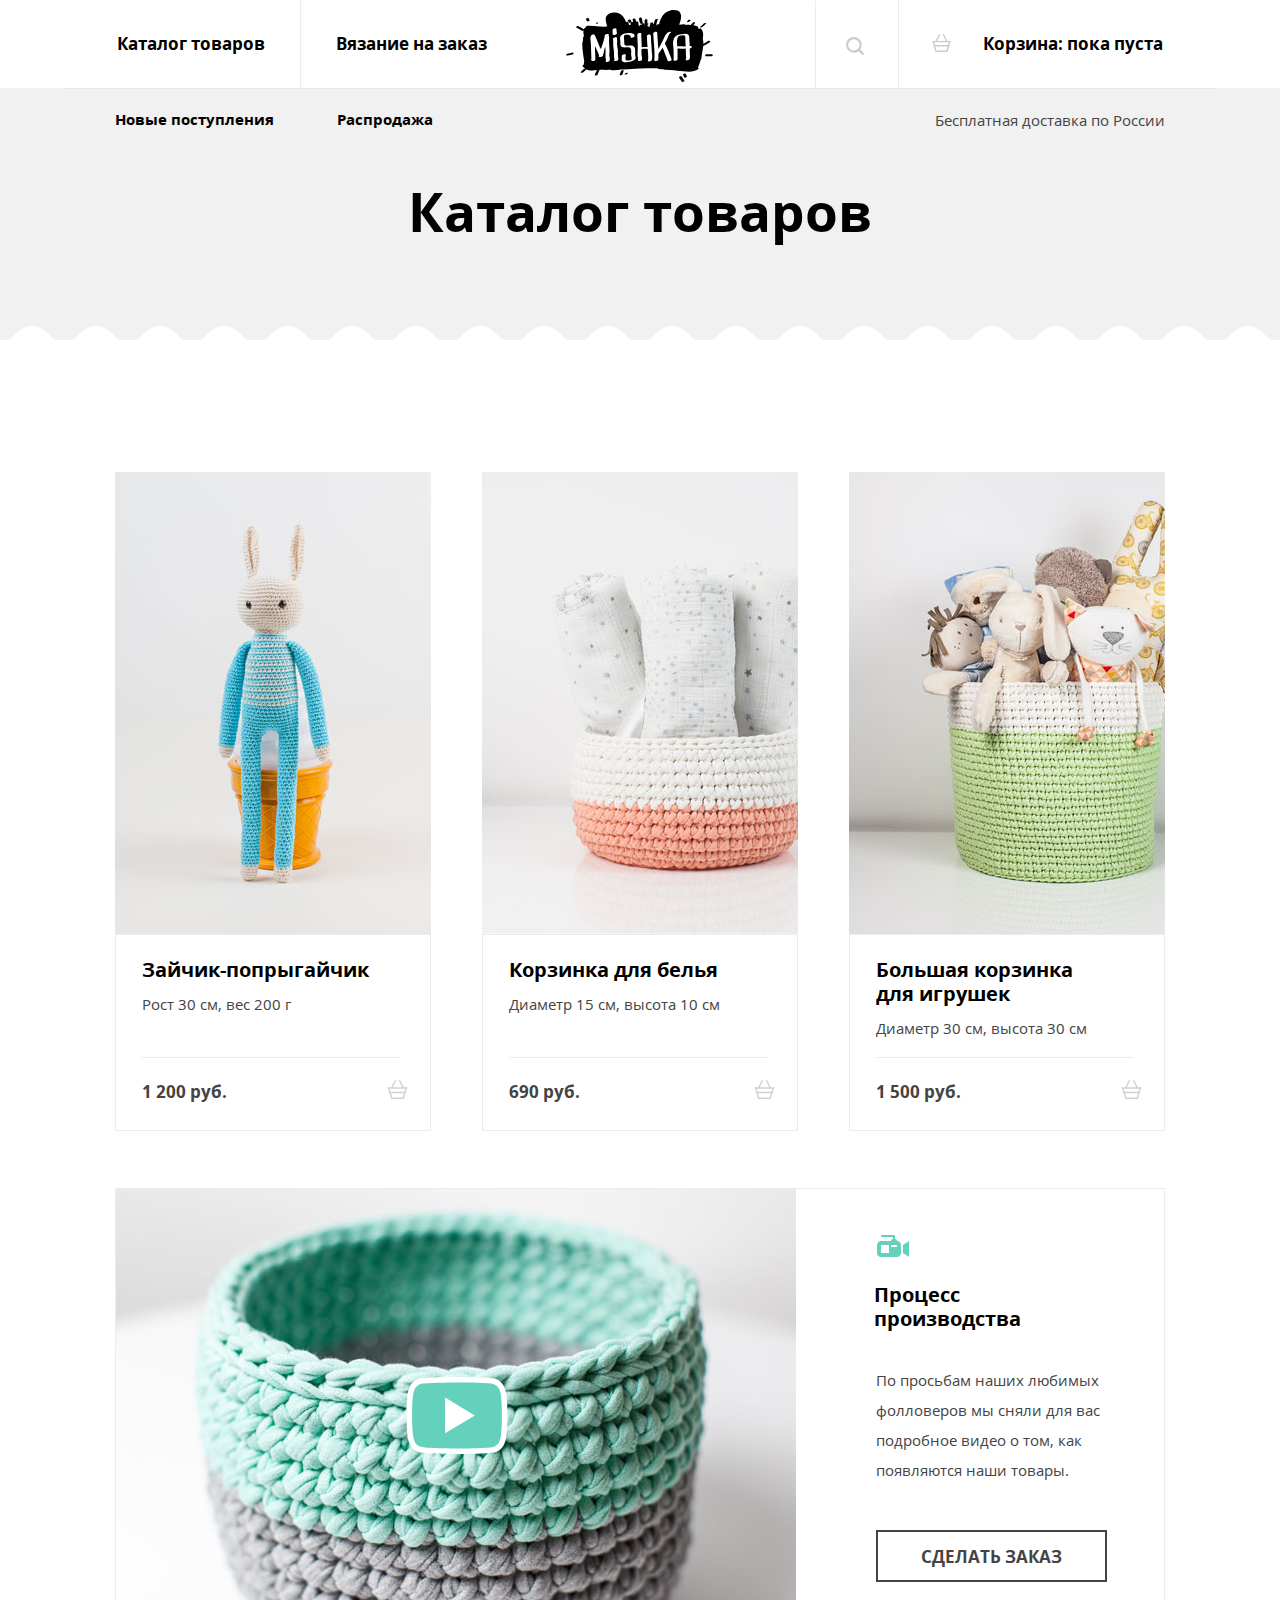
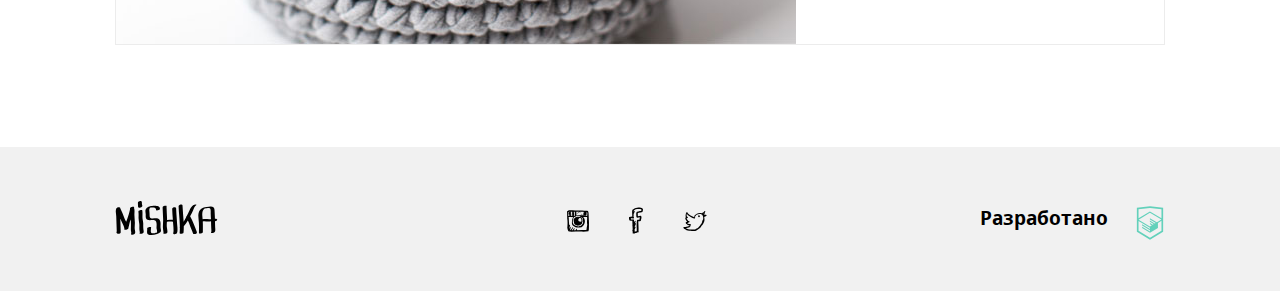
<file: catalog.html>
<!DOCTYPE html>
<html lang="ru">
  <head>
    <meta charset="utf-8">
    <title>Мишка: Каталог</title>
    <meta name="viewport" content="width=device-width, initial-scale=1.0">
    <link href="css/style.min.css" rel="stylesheet">
  </head>
  <body>
    <svg style="display: none">
      <symbol viewBox="0 0 60 60" id="htmlacademy">
        <path d="M30.2 5H30L10.3 7.1v36.2L30 55l19.7-11.7V7.1L30.2 5zm17 36.8L30 52 12.8 41.8V27l17.1 10.2V39l-11.7-7v1.8L30 40.9v1.9l-11.8-7v1.8l11.8 7 11.9-7.1v-7.6l5.3-3.2v15.1zm-.1-17l-4.7 2.8-2.2 1.3-10.3-6.1v1.8l8.8 5.3h-.1l-.2.1-1.3.7-7.3-4.3v1.8l5.8 3.4-1.4.9-4.3-2.6v1.8l2.9 1.7-2.9 1.7-17-10.1 17-10.2 17.2 10zm.1-1.8L29.9 12.8 12.8 23V9.4L30 7.6l17.2 1.8V23z"/>
      </symbol>
      <symbol viewBox="264.205 370.961 20.294 18.849" id="icon-cart">
        <path d="M283.75 378.19h-3.151l-3.407-6.814a.75.75 0 1 0-1.341.671l3.071 6.143h-9.138l3.072-6.143a.75.75 0 0 0-1.341-.671l-3.407 6.814h-3.151a.75.75 0 0 0 0 1.5h.157l.855 2.991a.737.737 0 0 0-.316.595c0 .396.309.71.697.739l1.656 5.795h12.697l1.656-5.795a.745.745 0 0 0 .698-.739.738.738 0 0 0-.316-.596l.854-2.991h.157a.75.75 0 1 0-.002-1.499zm-4.181 10.121h-10.433l-1.224-4.284h12.881l-1.224 4.284zm1.653-5.785h-13.739l-.81-2.836h15.359l-.81 2.836z"/>
      </symbol>
      <symbol viewBox="56.519 49.996 14.962 27.718" id="icon-fb">
        <path d="M68.181 55.188c1.026.029 1.993 0 2.681-.3.391-.818.556-1.854.619-2.989-.19-.015-.062-.337-.207-.399-.029-.202-.278-.195-.309-.398-.277-.165-.457-.422-.723-.598-.727-.162-1.44-.335-2.164-.499-.849.044-1.895-.103-2.58.1-2.619-.04-3.997 1.12-5.259 2.392-.023.078-.003.197-.105.199-.574 1.587-.125 3.621-.204 5.581.099.436.107.958.204 1.395-.998.296-2.212.387-3.402.499-.317.324-.178 1.089-.206 1.693.085.583.278 1.06.413 1.595.211.193.596.396.825.498.065.029.071.082.103.1.506.268 1.451.008 2.268.1-.136 1.978.256 3.915 0 5.68.007.327.295.382.208.798-.001.963-.067 1.99.208 2.69-.287.455-.497.982-.415 1.794.122.016.114.157.105.299-.075.47.643.175.515.698.162.456-.428.184-.413.498v.896c.53.285 1.462.182 2.268.199.908-.419 2.188-.479 2.785-1.196.459.235.916-.014 1.238-.199-.018-.315.273-.333.205-.698-.004-.328-.173-.496-.103-.896v-2.89c-.206-2.293-.048-4.938-.309-7.176.888-.105 1.917-.075 2.578-.398.357-.451.377-1.23.516-1.895.177-.226.221-.583.206-.996.19-.213.068-.729.104-1.096-.141-.595-.168-1.3-.825-1.39-.884-.235-2.043.595-2.991.299.049-1.134-.293-2.342 0-3.388.746-.181 1.446-.4 2.166-.602zm-3.818 4.783c.117.254.254.486.414.698.079.022.203.003.205.101a10.319 10.319 0 0 0 3.096-.299c0 .998-.271 1.733-.518 2.492-.662.045-1.467.3-1.958.198-.276.165-.372.506-.62.698-.049.441.142.495 0 .797-.201.137-.055.611-.205.796v1.496c.085.281-.146.258-.104.497v3.488c-.085.281.146.258.104.498v2.989c.063.271-.132.791.103.896-.07.364-.412-.021-.824.1-.528.122-.926.369-1.548.4.117-.353.32-.622.311-1.097.049-.381-.365-.312-.516-.49.193-.644.562-1.117.722-1.793.197-.515.714-1.298.31-1.794-.522-.105-.521.293-.826.398-.022.077-.002.196-.103.199-.023.077-.003.196-.103.199.01.12-.151.062 0 0 .022-.078.002-.197.103-.199.023-.077.002-.197.103-.199v-.299c.368-.575.67-1.214.826-1.993.191-.28.283-.656.412-.997.156-.262.34-.869.104-1.195-.517.033-.796.295-.93.697-.32-.189.161-.434.104-.697.138-.231.169-.566.309-.797.202-.413.564-1.304 0-1.596-.438-.023-.612.207-.723.498-.214.191-.43.383-.516.698-.373-.07-.143-.727-.206-1.097-.067-.52.122-.899 0-1.195-.56-.799-2.026-.105-3.197-.299-.108-.307-.222-.984-.104-1.195 1.045-.088 2.479.201 3.197-.199.024-.078.003-.197.104-.199.094-.723-.271-1-.515-1.396.232-.806.04-2.02.104-2.989.233-.141.328-.414.515-.598.112-.955.673-1.476.722-2.49-.273.001-.607-.055-.619.199-.302-.114-.382.479-.515.199-.112-.541.246-.626.309-.997.599-.418 1.212-.82 1.856-1.195 1.741-.244 4.648-.449 6.086.198.051.616-.287.854-.207 1.496h-1.546c-1.092.24-1.987.672-2.991.997-.24.066-.276.331-.516.398-.036.396-.225.646-.311.996-.079 1.431.133 2.589.102 3.978z"/>
      </symbol>
      <symbol viewBox="53.115 53.19 21.769 21.334" id="icon-insta">
        <path d="M74.881 65.336c-.013-2.395-.344-4.788-.303-7.135a37.854 37.854 0 0 0-.152-2.278c-.105-.3-.111-.699-.152-1.062-.26-.17-.222-.64-.456-.835-.423-.233-1.201-.114-1.744-.22-.657-.026-1.254-.115-1.899-.153-1.936-.101-3.973-.076-5.996-.076-2.001 0-3.954-.145-5.695-.379h-2.202c-.097.004-.105.098-.227.076-.599.034-1.077.188-1.595.303-.21.119-.421.235-.683.304-.136.192-.513.145-.607.379-.186.212.185.451 0 .607v.911c.173.13.027.58.075.835v.987c-.017 1.281.134 2.397.076 3.72.467 2.762.374 6.537.076 9.413.155.579.363 1.105.455 1.746.256.479.335 1.133.683 1.52.502.206 1.233.186 1.898.229.383.098.667.293 1.14.3 2.843-.21 5.496-.154 8.427-.229 2.704.24 5.802.188 8.275-.228.195-.134.128-.529.228-.76-.056-.385.207-.449.228-.759.131-2.395.164-4.789.15-7.216zm-12.982-6.225c.757-.153 1.48-.341 2.429-.304.71.076 1.287.283 1.897.456.116.184-.243.547.153.684v.076c.059.017.149.002.151.076.445.035.794.167 1.063.379.45.055.536.476 1.138.3-.091.213-.084.524-.075.835.324 1.183.475 2.81.303 4.252-.164.163-.215.442-.303.683-.311.322-.481.785-.836 1.062-.095.236-.25.408-.454.533-.116.213-.206.452-.457.53-.298.163-.577.011-.834-.076-.446.162-.904.312-1.215.607-.816-.096-1.648-.175-2.43-.304-.242-.139-.487-.273-.835-.305a1.997 1.997 0 0 0-.836-.455c-.101-.127-.337-.118-.455-.229-.198-.029-.229-.227-.456-.229-.118-.412-.443-.618-.532-1.062-.226-.331-.308-.805-.455-1.215-.043-1.434.091-2.692.379-3.796.346-.591.779-1.094 1.138-1.67.249.021.365-.09.38-.304.306.053.434-.072.684-.075.257.008.269-.309.458-.449zm-1.67-2.733c-.117-.263-.066-.691-.075-1.062-.007-.285.278-.279.304-.532-.003-.074-.093-.059-.152-.076.126-.146.701-.097.834 0 .132.537-.354.455-.531.684.011.167.322.032.456.076.029.854-.059 1.496 0 2.202h-.456c-.007.234.229.226.456.228-.059.286.092.363.075.607-.226.153-.716.042-1.062.075-.103-.594.235-1.375.151-2.202zm-.683-1.594c.088-.013.134.016.151.076.179.253.01.683-.076.911-.173-.179-.026-.682-.075-.987zm.152 1.822c-.132-.069-.168-.237-.152-.456.132.071.167.238.152.456zm0 1.367c-.058.139-.082-.045-.076-.152.058-.139.081.045.076.152zm-.152.228c.175-.024.084.219.228.227-.009.193-.283.179-.38.077.039-.112.113-.193.152-.304zm-2.354-1.216c.006-.108.013-.214-.076-.228-.073-.733.13-1.415 0-1.973.25-.155.769-.042 1.139-.077v1.139c-.088.064-.203.101-.379.077-.054.28.324.131.379.304.008.853-.056 1.777.152 2.429-.565-.059-.906.107-1.442.076.097-.612-.019-1.435.531-1.594-.012-.141-.257-.047-.304-.153zm-.531 0c-.204.021-.217-.534-.077-.607.328.006.249.501.077.607zm-.152.988c.077-.312.034-.304.075-.683.228.013.26.77-.075.683zm.228-2.05c-.263.054-.273-.266-.153-.38.263-.053.272.267.153.38zm0-1.139c.033.159-.052.201-.076.304-.176.023-.084-.219-.229-.229.025-.102.191-.062.305-.075zm-.228 3.721c.148-.031.11.345-.076.227a.363.363 0 0 0 .076-.227zm-.684-3.721c.029.259-.438.32-.379 0h.379zm-.987.076c-.034.219-.326.179-.379.379-.214-.17.084-.468.379-.379zm-.455.759c.226-.205.451-.41.684-.607-.021-.123.071-.131.076-.228h.229c.102.381-.261.296-.305.531.021.122-.072.131-.075.227.02.335.121.588.075.988-.27.008-.276.28-.607.227.022-.428-.135-.674-.077-1.138zm.076 3.265V57.29c.195-.185.396-.364.607-.532.295.489.179 1.392.455 1.897-.275.157-.75.111-1.062.229zM72.68 69.968c-.109.954-.158 1.968-.379 2.809-2.89.123-6.02.005-8.883.153-.199.045-.273-.031-.229-.229-.253 0-.258.247-.531.229.201-.336.438-.898.151-1.291-.797.013-.797.821-1.138 1.291-.686-.053-1.137.127-1.823.075.18-.705.75-1.021.911-1.745-.395-.55-.989.138-1.214.455-.204.48-.557.81-.76 1.29H57.8c.238-.469.489-.926.759-1.366.171-.512.625-.741.683-1.367-.157-.28-.42-.029-.683 0-.123.182-.272.335-.38.531-.232.376-.501.714-.684 1.14-.181.208-.335.003-.53.227-.389.271-.581.736-.988.987-.174-.06.039-.356.153-.38.045-.181-.096-.55.075-.607.063-.366.212-.647.379-.91.119-.742.521-1.199.684-1.898-.559.099-.674.643-.988.987-.212.445-.542.772-.683 1.291-.174-.131-.028-.58-.076-.836.122-.586.298-1.119.38-1.746.133-.22.173-.535.228-.834.168-.209.046-.61-.077-.761-.226.027-.374.133-.455.304-.192-.032-.193.506-.304.304-.045-2.587-.451-4.812-.456-7.438.026-.331-.183-.424-.228-.685 1.629.028 3.121.091 4.783.229-.089.139-.199.257-.304.379-.144.07-.226.173-.378.304-.604 1.653-.975 3.984-.607 6.15.229.58.589 1.029.986 1.441.907.485 1.635 1.149 2.506 1.671 1.701.361 3.84.369 5.541 0 .236-.12.484-.226.685-.38 1.364-1.242 2.753-2.459 2.961-4.859v-1.367c-.197-1.598-.688-2.905-1.747-3.644.331-.22 1.099.043 1.67.076.223.013.447.014.684 0 .408-.024.928-.055 1.443 0 .144.187.113.544.228.76-.062 1.684-.192 3.3-.152 5.087.103.454.127.986.229 1.441-.091.973-.237 1.89-.457 2.732zm.379-11.16c-.639-.12-1.232-.284-1.897-.379.072-.333.799-.01.987-.228.385-.223.295-.92.304-1.51.032-.348.114-.644.076-1.063-.401-.951-1.783-.421-2.886-.455-.225.718-.47 1.8-.304 2.657.169.49 1.024.292 1.519.456-.14.332-.688.057-.987.076-.296-.083-.707-.052-.986-.151-2.285.078-4.284.004-6.529.151.117-1.248.063-2.465-.076-3.645h3.112c-.344.364-.912.507-1.29.835-.44.244-.861.505-1.139.911.249.134.535-.245.759-.379.355-.074.479-.381.835-.455.423-.438 1.096-.625 1.67-.912.378-.022.697.013.987.077 1.283.007 2.456.126 3.796.076.614.145 1.45.069 1.974.304.107.298.231.579.305.911.008.986-.149 1.816-.23 2.723zm-5.845-3.72c.11-.047-.009-.092 0 0zm0 0c-.529.154-1.019.348-1.367.682.484-.198 1.059-.306 1.367-.682zm1.062.607c.111-.047-.007-.091 0 0zm-1.746.911c.727-.158 1.181-.591 1.746-.911-.437.019-.592.32-.987.379-.215.217-.6.26-.759.532zm-.683-.835c-.111.047.007.092 0 0zm-.683.607c.11-.046-.008-.092 0 0zm-.075.076c.063.014.07-.03.075-.076-.064-.014-.072.03-.075.076zm-.077.076c.064.014.072-.03.077-.076-.067-.013-.072.029-.077.076zm-.834.608c.346-.134.613-.348.834-.607a2.018 2.018 0 0 0-.834.607zm2.276.987c.533-.049.749-.416 1.215-.531.284-.298.784-.381.987-.76-.56.023-.766.399-1.216.531-.284.297-.751.413-.986.76zm-2.276-.987c-.317-.074-.016.227 0 0zm-.533.379c.021.021.115-.037.076-.077-.021-.02-.116.038-.076.077zm2.809.608c-.11.047.007.091 0 0zm-1.14 1.821c-.223-.231-.676-.233-.986-.379-.697-.038-1.223.093-1.746.229-.304.151-.607.304-.91.454-.266.166-.444.417-.76.532-.205.225-.352.51-.684.607-.004.223-.173.281-.304.379-.089.115-.094.312-.227.381-.007.12.036.29-.076.303.108 1.512.291 2.948.683 4.177.287.623.975.846 1.442 1.29.589.297 1.328.444 2.126.531.277-.052.553-.105.911-.076a5.088 5.088 0 0 0 2.81-1.441c.1-.281.252-.508.455-.684-.254-.671.293-1.098.455-1.59.002-1.344-.201-2.48-.607-3.415-.256-.579-.92-.751-1.366-1.139-.059-.018-.15-.003-.151-.077-.269-.136-.733-.239-1.065-.082zm-3.415 4.327c-.113-.063-.109-.244-.152-.379.256-.078.118.237.152.379zm.076.305c.041-.117.079-.006.076.075-.04.118-.079.005-.076-.075zm.456-2.051c.015-.086.075-.042.075 0-.014.087-.075.043-.075 0zm1.67-2.125c-.203.258.041.576.077.836-.305-.039-.574-.887-.077-.836zm.379 3.948c-.04-.038.055-.097.076-.076.04.038-.054.097-.076.076zm.759 2.884c.034-.109.066.008.152 0-.018.097-.15.077-.152 0zm2.201-2.581c-.233-.057-.145.208-.379.152.069-.159.118-.338.229-.455.134.019.172.13.15.303zm-1.137-3.796c.211.119.441.217.606.381.085.219.243.363.38.529.058.778.179 1.492.151 2.354-.257.099-.438.271-.683.381-.78-.006-1.358-.212-1.897-.456-.171-.259-.355-.505-.532-.759v-1.062c.17-.185.319-.391.456-.607.228-.127.508-.201.454-.607-.038-.062-.078-.124-.075-.229.158.045.245.159.379.229.323.017.41-.2.761-.154z"/>
      </symbol>
      <symbol viewBox="-259.404 -19.675 40.219 62.411" id="icon-interior">
        <path d="M-244.227 18.283c-.286.966-.245 2.191.027 3.639.494 2.635 1.687 6.041 2.358 9.67h5.062c.696-3.641 1.949-7.05 2.471-9.683.287-1.445.33-2.66.041-3.617-.275-.899-.89-1.618-2.021-2.303h-5.997c-1.075.679-1.674 1.391-1.941 2.294zM-232.395 38.278h-13.799c-1.293 0-2.299.976-2.299 2.229v2.229h18.397v-2.229c0-1.253-1.006-2.229-2.299-2.229zM-225.262-17.446h-11.732c0-1.244-1.015-2.229-2.3-2.229-1.283 0-2.3.985-2.3 2.229h-11.737l-6.073 25.517c.794-.461 1.589-.992 2.632-.992 1.359 0 2.243.818 2.924 1.375.682.557 1.162.849 1.447.849.292.001.769-.287 1.451-.836.681-.548 1.564-1.358 2.915-1.358 1.349 0 2.237.806 2.919 1.354.684.549 1.161.84 1.451.84.146 0 .338-.073.58-.214.242-.141.53-.353.872-.626.512-.411 1.139-.967 1.99-1.218.284-.085.593-.136.93-.136 1.347 0 2.238.805 2.92 1.354.683.548 1.159.84 1.451.84.287-.002.766-.296 1.445-.85.684-.554 1.571-1.367 2.925-1.367 1.356 0 2.239.817 2.919 1.371.342.276.631.489.872.631.24.143.431.214.575.214.288 0 .762-.293 1.442-.854.68-.559 1.567-1.384 2.929-1.384 1.044 0 1.839.533 2.632.997l-6.079-25.507zM-235.881 33.82h-6.864c-.657 0-1.15.479-1.15 1.115 0 .635.493 1.113 1.15 1.113h6.9c.655 0 1.15-.479 1.15-1.113 0-.636-.495-1.115-1.15-1.115h-.036zM-239.295 9.336c-.146 0-.338.074-.58.213-.157.094-.37.261-.57.41v3.731h2.299V9.959c-.505-.378-.908-.623-1.149-.623z"/>
      </symbol>
      <symbol viewBox="0 0 50 26.003" id="icon-left-arrow">
        <path d="M50 11.002H7.659l8.174-8.174L13.005 0 0 12.998l.003.003-.003.004 13.005 12.998 2.828-2.828-8.172-8.173H50z"/>
      </symbol>
      <symbol viewBox="0 0 32 32" id="icon-mail">
        <path fill="#333" d="M28 5H4a4 4 0 0 0-4 4v13a4 4 0 0 0 4 4h24a4 4 0 0 0 4-4V9a4 4 0 0 0-4-4zM2 10.25l6.999 5.25L2 20.75v-10.5zM30 22c0 1.104-.898 2-2 2H4c-1.103 0-2-.896-2-2l7.832-5.875 4.368 3.277a3 3 0 0 0 3.599 0l4.369-3.277L30 22zm0-1.25l-7-5.25 7-5.25v10.5zm-12.801-2.148c-.35.263-.763.4-1.199.4s-.851-.139-1.2-.4L10.665 15.5l-.833-.625L2 9.001V9c0-1.103.897-2 2-2h24c1.102 0 2 .897 2 2l-12.801 9.602z"/>
      </symbol>
      <symbol viewBox="0 0 24.829 24.333" id="icon-phone">
        <path d="M17.321 24.333h-1.115c-4.904-.58-8.497-2.857-11.11-5.772C2.473 15.637.402 11.875 0 6.817V5.459c.091-.921.544-1.55 1.067-2.086.65-.666 1.63-1.522 2.522-1.553.659-.022 1.78.451 2.232 1.066.388.53.595 1.59.775 2.378.185.797.6 1.95.485 2.717-.176 1.196-1.764 1.703-2.231 2.572 1.551 3.721 4.089 6.456 7.472 8.345.847-.465 1.595-1.864 2.767-1.892.428-.012.972.209 1.406.34.477.143.891.326 1.311.484.705.266 1.957.621 2.378 1.213.433.61.681 1.608.581 2.231-.194 1.234-2.227 2.603-3.444 3.059zM12.529 1.528c5.949 0 10.771 4.822 10.771 10.771h1.529C24.829 5.507 19.323 0 12.529 0v1.528z"/>
        <path d="M12.529 9.327v1.552a1.42 1.42 0 0 1 1.421 1.42h1.553a2.973 2.973 0 0 0-2.974-2.972zM12.529 6.246a6.054 6.054 0 0 1 6.056 6.054h1.588a7.642 7.642 0 0 0-7.644-7.641v1.587z"/>
      </symbol>
      <symbol viewBox="247.3 382.56 100.678 76.891" id="icon-play">
        <path d="M344.255 400.708s-.92-7.008-3.785-10.078c-3.632-4.041-7.674-4.066-9.541-4.297-13.326-1.023-33.303-1.023-33.303-1.023h-.051s-19.978 0-33.304 1.023c-1.867.23-5.908.256-9.54 4.297-2.84 3.096-3.786 10.078-3.786 10.078s-.896 8.211-.896 16.422v7.699c0 8.21.947 16.421.947 16.421s.921 7.009 3.785 10.078c3.632 4.041 8.364 3.913 10.487 4.349 7.622.767 32.356 1.022 32.356 1.022s20.003-.025 33.329-1.048c1.867-.23 5.908-.256 9.54-4.298 2.84-3.069 3.786-10.078 3.786-10.078s.946-8.21.946-16.421v-7.699c-.023-8.236-.97-16.447-.97-16.447z"/>
        <path fill="#FFF" d="M297.614 459.449h-.016c-1.015-.011-24.946-.266-32.604-1.037l-.14-.014-.137-.028c-.271-.056-.668-.107-1.126-.167-2.503-.328-7.159-.938-10.839-5.019-3.354-3.616-4.377-10.771-4.483-11.576l-.005-.043c-.039-.342-.965-8.463-.965-16.736v-7.699c0-8.266.875-16.378.912-16.72l.009-.071c.108-.802 1.155-7.928 4.474-11.557 3.996-4.439 8.531-4.899 10.712-5.121.192-.02.37-.037.529-.058l.126-.013c13.277-1.019 33.312-1.031 33.514-1.031h.051c.201 0 20.236.013 33.514 1.031l.126.013c.159.021.337.038.529.058 2.179.221 6.71.682 10.704 5.112 3.354 3.616 4.377 10.771 4.483 11.577l.005.043c.039.342.965 8.459.99 16.753v7.708c0 8.273-.926 16.395-.965 16.736l-.007.053c-.108.805-1.156 7.953-4.478 11.562-3.994 4.435-8.527 4.896-10.707 5.117-.193.02-.371.037-.53.057l-.126.013c-13.276 1.02-33.334 1.057-33.535 1.058l-.015-.001zm-31.944-6.497c7.477.729 31.216.989 31.968.997.657-.001 20.135-.049 33.047-1.036.178-.021.371-.041.58-.062 1.836-.186 4.608-.468 7.186-3.335l.026-.029c1.825-1.974 2.853-6.928 3.075-8.552.059-.514.926-8.358.926-16.08v-7.699c-.023-7.76-.896-15.627-.951-16.109-.32-2.382-1.434-6.789-3.066-8.539l-.035-.038c-2.577-2.868-5.351-3.149-7.186-3.336a34.367 34.367 0 0 1-.58-.062c-13.066-.998-32.834-1.011-33.033-1.011h-.051c-.198 0-19.967.013-33.033 1.011a33.29 33.29 0 0 1-.58.062c-1.835.187-4.607.468-7.186 3.336l-.019.021c-1.828 1.993-2.855 6.924-3.082 8.552-.062.591-.875 8.399-.875 16.089v7.699c0 7.749.871 15.598.926 16.083.32 2.381 1.433 6.789 3.066 8.539l.035.039c2.322 2.584 5.303 2.975 7.479 3.259.481.061.939.121 1.363.201z"/>
        <g>
          <path fill="#FFF" d="M285.733 403.138v35.708l29.747-17.854z"/>
        </g>
      </symbol>
      <symbol viewBox="0 0 50 26.003" id="icon-right-arrow">
        <path d="M0 11.002h42.341l-8.175-8.174L36.995 0 50 12.998l-.004.003.004.004-13.005 12.998-2.829-2.828 8.173-8.173H0z"/>
      </symbol>
      <symbol viewBox="-0.8 -0.8 17.6 17.6" id="icon-search">
        <path d="M16.47 14.93l-3.415-3.415A7.67 7.67 0 0 0 14.6 6.899C14.6 2.646 11.153-.8 6.9-.8S-.8 2.646-.8 6.899s3.446 7.7 7.699 7.7c1.734 0 3.326-.58 4.613-1.546l3.417 3.416c.203.202.418.33.771.33a1.1 1.1 0 0 0 1.1-1.1c0-.24-.061-.499-.33-.769zM1.399 6.899a5.5 5.5 0 1 1 11 0c0 3.038-2.462 5.5-5.5 5.5s-5.5-2.461-5.5-5.5z"/>
      </symbol>
      <symbol viewBox="226.001 226.19 60 59.62" id="icon-toy">
        <path d="M226.001 269.871l27.438 15.934v-23.346l-27.438-15.94v23.352zm51.346-31.244v2.453c0 1.817-3.458 3.29-7.73 3.29-4.266 0-7.727-1.473-7.727-3.29v-4.059h.024c.26 1.714 3.604 3.073 7.702 3.073 4.272 0 7.729-1.474 7.729-3.285 0-1.819-3.457-3.289-7.729-3.289-.339 0-.675.01-1.002.03l-4.975-2.888v3.086c0 1.817-3.454 3.29-7.723 3.29-2.683 0-5.045-.583-6.433-1.467a3.928 3.928 0 0 0-.732-.586c-.363-.381-.565-.797-.565-1.236v-2.986l-4.807 2.792a21.384 21.384 0 0 0-1.054-.033c-4.267 0-7.727 1.469-7.727 3.289 0 1.811 3.46 3.285 7.727 3.285 4.099 0 7.446-1.358 7.705-3.073h.022v4.059c0 1.817-3.455 3.29-7.727 3.29-4.267 0-7.727-1.473-7.727-3.29v-2.42l-5.952 3.452 27.531 15.986 27.351-15.882-6.181-3.591zm-13.644 10.166c0 1.817-3.46 3.287-7.727 3.287-4.269 0-7.729-1.47-7.729-3.287v-4.059h.024c.26 1.715 3.603 3.076 7.705 3.076 4.101 0 7.443-1.361 7.705-3.076h.021v4.059h.001zm-5.145 13.873v23.144L286 269.871v-23.144l-27.442 15.939zm-2.641-29.904c4.269 0 7.723-1.47 7.723-3.286 0-1.814-3.454-3.287-7.723-3.287-4.27 0-7.729 1.472-7.729 3.287-.001 1.816 3.459 3.286 7.729 3.286"/>
      </symbol>
      <symbol viewBox="52.253 53.771 23.494 20.168" id="icon-twitter">
        <path d="M75.706 57.855c-.227-.366-.909-.277-1.407-.371h-1.112c.142-.353.343-.646.52-.963.056-.438.254-.734.223-1.26.129-.167.176-.417.296-.593.104-.144.242-.477.074-.667-.051-.221-.295-.249-.593-.222a.515.515 0 0 0-.222.148c-.448.433-.778 1.014-1.261 1.408-.009.008-.062 0-.074 0-.087.005-.033.046-.075.074-.146.098-.257.152-.369.223-.284.176-.547.445-.891.519-.529-.211-1.156-.326-1.852-.37-1.157.102-2.303.215-3.038.741-.911.35-1.477 1.042-2.149 1.63-.049.32-.342.398-.37.741-.005.045-.012.088-.073.074.043.241-.051.345-.074.519-.001.133.199.431 0 .52-.822-.12-1.485-.63-2.149-.964-.718-.36-1.468-.604-2.074-1.111-.716-.322-1.26-.816-1.778-1.334-.208-.312-.542-.496-.667-.89-.379-.164-.175-.912-.741-.889-.315-.043-.345.199-.444.37-.07.227-.361.232-.371.519-.004.046-.011.088-.074.075-.17 1.089-.527 1.992-.519 3.26.129.415.35.738.593 1.038-.418.051-.716.222-.89.519-.06 1.073.378 1.647.742 2.297.134.384.352.685.593.963.017.229.206.288.296.445.019.105.123.125.149.223-.04.105.289.18.073.221-.413.131-1.016.07-1.259.371-.109.279-.109.833 0 1.111.034.237.282.262.296.519.499.417 1.082.747 1.631 1.112.574.166 1.211.271 1.852.37-.102.343-.338.551-.593.741-.78.381-1.849.474-2.742.74-.555.038-.956.23-1.556.223-.333.127-.854.075-1.112.223-.122.068-.102.096-.222.221-.134.412.111.74.444.89-.005.253.219.276.371.371.089.183.254.29.445.37.544.468 1.268.759 1.927 1.112.83.183 1.648.376 2.52.519.896.116 1.901.124 2.816.222h.963c.511.132 1.23.054 1.853.074.095-.102.322-.073.519-.074.522-.269 1.196-.385 1.631-.74.574-.241.989-.642 1.557-.89.866-.765 1.937-1.324 2.519-2.37.205-.189.351-.438.445-.74.265-.156.385-.454.593-.667.404-.41.706-.924 1.037-1.4.319-.496.576-1.054.89-1.556-.01-.405.306-.484.296-.89.193-.226.177-.662.371-.88-.033-.255.029-.415.074-.594.047-1.281-.047-2.422-.297-3.407.588-.155 1.181-.302 1.631-.593.52-.206.993-.603.808-1.281zm-3.408 4.076c-.153.859-.615 1.41-1.038 2.001.059.379-.104.538-.073.889a4.303 4.303 0 0 0-.371 1.037c-.203.267-.332.606-.519.89-.366.548-.777 1.051-1.186 1.557-.378.56-.912.965-1.334 1.481-.42.493-.942.885-1.407 1.334-.474.17-.89.396-1.26.667a5.06 5.06 0 0 0-.667.296c-.177.146-.499.145-.668.29-1.086.147-2.3.17-3.555.148-1.031-.105-2.115-.159-3.039-.371-.922-.189-1.511-.712-2.297-1.037.153-.242.634-.154.963-.222.031-.166.394-.003.444-.149.257.06.285-.109.52-.07.563-.201 1.23-.302 1.705-.593.282-.138.406-.434.667-.593.033-.189.104-.341.222-.444.047-.275.201-.441.148-.815.111-.21.299-.343.296-.667-.074-.147-.128-.316-.296-.371-.026-.196-.377-.067-.444-.222-.255.032-.416-.029-.593-.075-.154-.043-.487.092-.519-.073-.842-.023-1.3-.43-1.853-.74.431-.262 1.032-.353 1.333-.742.516-.076 1.058-.129 1.112-.666 0-.717-.771-.661-1.333-.815-.773-.66-1.194-1.672-1.779-2.52.238-.157.564-.226.741-.444.454.058.54-.251.667-.52.019-.488-.333-.605-.593-.815a3.49 3.49 0 0 1-.667-.74c-.003-.818-.021-1.652.074-2.372.063-.014.07.029.074.074.227.441.559.775.815 1.186.532.357.925.853 1.556 1.112.452.413 1.108.621 1.557 1.038.601.263 1.158.57 1.704.889.669.194 1.056.673 2.001.593.198-.098.394-.199.593-.297.258-.456-.059-1.079.147-1.63.255-.659.797-1.031 1.26-1.481.29-.155.555-.335.815-.519.347-.098.675-.216.964-.37a6.223 6.223 0 0 0 1.037-.148h1.26c.244.052.475.119.74.148.209.137.38.313.666.371.789.693 1.271 1.696 1.409 3.039-.122.484.053.873.001 1.481zm.296-5.632c-.129.34-.23.707-.593.815-.017-.105-.122-.125-.147-.222-.012-.209.209-.186.296-.296.162-.085.245-.248.444-.297-.007-.09.108-.046 0 0zm-5.484 3.038c.163.135.284.31.519.371.101.221.314.327.594.37.047-.15.346-.049.37-.222.174-.023.166-.229.296-.297-.018-.55-.129-1.006-.37-1.333-.758-.423-1.676.039-1.409 1.111z"/>
      </symbol>
      <symbol viewBox="0 0 148.051 72.707" id="logo-desktop">
        <path d="M143.165 31.397c-1.481 1.055-3.053 1.942-4.657 2.777.037-1.747-.119-3.465-.591-5.127.051-.333.102-.667.145-1.002.375-3.005.657-7.122-2.003-9.224-.335-.265-1.249-.035-1.922.274a4.64 4.64 0 0 0-.496-.415 14.922 14.922 0 0 1-.229-.735c-.035-.12-.168-.188-.36-.215.285-.383.263-.818-.419-1.092a18.59 18.59 0 0 0-1.143-.413c-.067-.072-.126-.096-.172-.058l-.006.003c-.938-.3-1.893-.533-2.859-.705.138-.331.396-.813.552-1 .132-.157.279-.3.429-.439.062-.057.125-.111.188-.165l.069-.061.084-.062c.38-.288.846-.865.221-1.202-.57-.307-1.507-.142-2.007.238-.863.655-1.626 1.379-2.092 2.361-2.01-.169-4.05-.155-6.079-.078a.757.757 0 0 0 .141-.25c.184-.585-.908-.525-1.188-.488-1.562.205-3.125.407-4.688.604 1.367-3.773 3.083-8.578 1.001-12.264-1.19-2.106-3.906-2.579-6.098-2.652-2.436-.081-4.898.461-7.036 1.636-4.762 2.618-7.11 7.71-8.21 13.138-.497-.657-2.301-.425-2.645.468-.124.32-.229.645-.327.972-.16.174-.282.386-.345.637-.015.056-.027.111-.041.167l-.196.007c.02-.104.041-.207.064-.31.146-.109.247-.232.28-.366.574-2.296 1.156-4.588 1.948-6.82.269-.756-2.511-.399-2.804.426a51.17 51.17 0 0 0-1.12 3.622c-.165.078-.356.187-.425.326-.017.034-.031.07-.047.104-.107-.093-.271-.151-.466-.178v-.959c0-.432-2.823-.034-2.823.757v1.568a2.329 2.329 0 0 0-.472.266l-.19.172a.373.373 0 0 0-.12.245c-.007.026-.013.053-.023.078-.017.022-.032.046-.052.066-.126.128-.184.335-.027.467.19.16.508.167.738.159.048-.002.097-.007.146-.011v.468a75.61 75.61 0 0 1-.675-.006l-.411-.051c-.021-.385-.676-.452-1.351-.328a.524.524 0 0 0-.001-.148 23.602 23.602 0 0 1-.229-1.79c.237-.079.471-.18.68-.313.159-.102.328-.224.328-.43v-.194c0-.18-.412-.204-.499-.208a2.849 2.849 0 0 0-.589.041c-.075-1.305-.081-2.615-.081-3.925 0-.84-2.824-.315-2.823.757 0 1.786.009 3.57.193 5.343a2.477 2.477 0 0 0-.27.009v-1.532c0-1.045-1.297-1.22-2.147-.809.313-.262.489-.622.37-1.039-.403-1.414-.778-2.827-.974-4.287-.188-1.394-3.017-.677-2.824.756.196 1.46.57 2.873.975 4.287.235.828 1.338.889 2.104.51-.227.196-.373.452-.373.76v.63c-.189-.098-.439-.16-.77-.16-1.057 0-1.671.885-1.4 1.477a41.915 41.915 0 0 1-.491-.083c-.382-1.248-.686-2.514-.714-3.83-.02-.942-1.27-1.049-2.108-.672a.571.571 0 0 0-.049-.168c-.385-.804-.567-1.674-.78-2.533-.332-1.35-3.158-.601-2.823.756.157.638.3 1.281.519 1.898l-.056.014c-.3.081-.601.205-.854.387-.832.079-1.828.565-1.752 1.208.058.478.131.953.209 1.427-.546.091-1.092.177-1.639.26a11.905 11.905 0 0 1-.618-2.443c-.131-.924-1.555-.854-2.332-.26-.774-2.062-1.796-4.019-3.122-5.761-2.621-3.439-7.097-4.613-11.242-3.794-1.9.376-3.735 1.184-5.043 2.646-1.21 1.353-1.352 3.089-1.17 4.805.158 1.493.61 4.005 1.584 5.976-.35-.012-.709.041-.949.139-.283.117-.561.248-.833.388a95.043 95.043 0 0 1-5.803-.07c-4.179-.194-8.301-.86-12.497-.742-.923.026-1.534.719-1.465 1.262-1.046.502-1.733 1.315-2.143 2.287-1.732-1.15-3.479-2.266-5.335-3.211-.689-.351-3.3.707-2.285 1.224 1.84.938 3.561 2.072 5.278 3.216.512.341 1.32.133 1.842-.07.03-.012.09-.039.165-.077-.306 1.44-.157 3.067.241 4.493.03.11.093.198.172.27a9.289 9.289 0 0 0-.007 1.015l-.002.165c-.4.189-.712.48-.76.839a37.38 37.38 0 0 0-.305 4.229c-.272.199-.462.469-.485.798-.233 3.345.037 6.652.467 9.95.185 2.694.69 5.344 1.172 7.999.058.416.113.832.167 1.249-.265 1.133-.398 2.395-.237 3.482-.881.171-1.729.866-1.233 1.617.765 1.158 1.644 2.018 2.606 2.649-.633-.103-1.42.11-1.871.555-.818.809-1.715 1.531-2.533 2.339-.429.424-.314.935.289 1.078.651.155 1.516-.06 1.997-.535.817-.808 1.715-1.531 2.533-2.339.248-.245.308-.517.204-.731 3.21 1.735 7.235 1.27 11.114.943-.882 1.589-1.542 3.273-2.17 4.997-.262.719 2.507.373 2.801-.436.61-1.675 1.237-3.343 2.103-4.895 3.741.117 7.479.122 11.215.051.149.182.416.305.746.336 3.27.311 6.489-.096 9.688-.699 4.789-.229 9.577-.525 14.366-.809 7.527-.186 15.056-.346 22.587-.32.1.109.204.215.314.318.272.256.621.345.979.33.062.009.128.016.199.019a69.72 69.72 0 0 1 2.141.145c.156.04.341.059.559.046h.005c.782.067 1.563.14 2.346.208.171.214.497.342.792.361 3.804.25 7.612.522 11.423.703.14.229.536.34.82.343 7.067.06 15.278 2.804 21.558-1.736.501-.362.273-.877-.264-.984a1.992 1.992 0 0 0-.326-.034c.008-.016.018-.03.023-.045a60.72 60.72 0 0 0 2.945-8.552c.365-.198.632-.494.646-.86.049-1.189.188-2.406.371-3.639a63.27 63.27 0 0 0 .441-2.66c.387-2.169.806-4.367 1.018-6.541 2.28-1.147 4.538-2.335 6.622-3.819 1.565-1.117-.784-1.883-1.832-1.137zm-55.33-15.046a1.13 1.13 0 0 0-.134.123c.073-.312.149-.623.228-.934h.111c-.068.27-.138.541-.205.811z"/>
        <path d="M63.261 12.626c.127.196.562.217.753.217.377.001.759-.083 1.106-.225.404-.166 1.101-.559.77-1.07-.363-.562-.609-1.19-.975-1.754-.127-.196-.562-.217-.754-.217a2.914 2.914 0 0 0-1.105.226c-.404.165-1.101.558-.77 1.069.363.562.61 1.191.975 1.754zM20.683 10.907c.216.647 1.111.647 1.648.504.472-.127 1.39-.616 1.175-1.26-.208-.624-.433-1.293-.893-1.78-.479-.507-1.324-.417-1.902-.151-.412.19-1.177.838-.695 1.349.382.405.478.772.667 1.338zM30.66 13.895c.843 0 3.073-1.276 1.186-1.276-.843 0-3.074 1.276-1.186 1.276zM122.562 12.274c.346.072.717.032 1.055-.059.321-.086.7-.234.941-.477.355-.355.728-.729.962-1.178.104-.198.174-.399-.005-.587-.188-.197-.507-.245-.763-.251a2.695 2.695 0 0 0-1.106.22c-.252.106-.621.294-.756.553a2.964 2.964 0 0 1-.351.513l-.023.027a.578.578 0 0 0-.028.032c-.064.067-.13.133-.195.199-.158.158-.346.365-.279.614.063.241.333.349.548.394zM135.861 17.692c.631-.061 1.395-.246 1.894-.662 1.319-1.102 2.603-2.248 3.623-3.642.288-.393-1.049-.243-1.118-.23-.534.099-1.316.276-1.661.746-.949 1.296-2.164 2.349-3.391 3.374-.498.415.441.434.653.414zM146.74 44.769h-4.872c-.616 0-1.475.468-1.556 1.139-.09.739.754.922 1.304.922h4.871c.617 0 1.475-.468 1.557-1.139.09-.739-.754-.922-1.304-.922zM57.021 60.784c-.498.08-1.412.296-1.639.831a34.65 34.65 0 0 0-1.364 3.897c-.211.733 2.571.333 2.798-.451a34.575 34.575 0 0 1 1.363-3.897c.222-.527-.966-.412-1.158-.38zM61.602 63.375a3.893 3.893 0 0 0-1.029.152 3.87 3.87 0 0 0-.968.383c-.141.084-.338.2-.338.39a3.075 3.075 0 0 1-.021.346.755.755 0 0 1-.113.272c-.064.082-.108.179.018.253.196.114.502.083.712.062a4.713 4.713 0 0 0 1.099-.252c.243-.085.613-.207.795-.407.149-.164.241-.286.284-.501.035-.177.05-.349.05-.529-.001-.166-.422-.168-.489-.169zM116.652 67.051c-.354-.686-3.043.331-2.823.757.844 1.638 1.939 3.122 2.923 4.677.436.689 3.04-.414 2.823-.757-.982-1.554-2.079-3.039-2.923-4.677zM120.744 64.713c-.294-.588-1.067-.563-1.624-.414-.35.094-1.485.598-1.199 1.17l1.169 2.339c.294.588 1.068.562 1.624.414.35-.094 1.486-.598 1.199-1.171l-1.169-2.338zM5.668 43.105c-1.486.359-3.006.571-4.481.975-.537.146-1.342.641-1.16 1.318.181.675 1.128.709 1.664.562 1.476-.403 2.995-.615 4.482-.975.541-.13 1.338-.651 1.16-1.318-.185-.685-1.124-.692-1.665-.562z"/>
        <g>
          <g fill="#FFF">
            <path d="M43.752 40.106c-.083-2.707-.514-5.396-.479-8.108.028-2.194.393-4.45-.363-6.554.047-.239.097-.477.141-.717.195-1.055-3.3-.497-3.849.468-.346.283-.523.621-.377.965.037.087.069.175.102.263-.662 3.233-1.584 6.364-2.645 9.498-.406 1.199-.896 2.37-1.31 3.565-.587-1.114-1.181-2.214-1.658-3.408-1.386-3.464-2.636-6.965-4.326-10.299.192-1.543-3.232-1.381-3.907.032-.816 1.709-.711 3.434-.442 5.262.303 2.061.356 4.086.381 6.167.048 4.012.361 8.016.421 12.027-.357.397-.466.889-.092 1.388.163.217.365.385.576.554.913.73 3.533.108 3.528-1.283-.014-4.16-.314-8.312-.424-12.471a99.221 99.221 0 0 1-.024-1.222l.173.438c.646 1.618 1.322 3.191 2.205 4.696.876 1.491 1.315 3.092 1.819 4.719-.19.219-.305.467-.234.715-.04.181.071.294.253.363.645.552 1.858.277 2.532-.007.29-.122.566-.263.834-.427.348-.215.891-.686.735-1.17l-.088-.281c.475-1.281.716-2.612.975-3.965.275-1.441.789-2.805 1.307-4.171.053.625.107 1.249.157 1.872.206 2.577.033 5.118.008 7.696-.009.854.054 1.648.221 2.484.068.345.37 1.824.283 1.904-.617.57-.438 1.268.389 1.45.923.203 2.1-.106 2.795-.749 1.209-1.117.638-2.871.364-4.28-.46-2.362.093-5.008.019-7.414zM52.192 40.788c-.074-2.007-.771-3.897-.781-5.925-.011-2.327.183-4.635-.156-6.949-.107-.732-4.093.101-3.953 1.059.312 2.129.199 4.268.161 6.412-.037 2.063.472 3.934.737 5.958.271 2.073-.085 4.195.15 6.271.11.971.758 2.768.09 3.612-.424.537 1.482.345 1.568.33.775-.143 1.809-.395 2.324-1.048.659-.835.198-2.448.054-3.387-.32-2.08-.115-4.236-.194-6.333zM68.671 37.438c-2.081-2.809-5.943-.787-8.64-1.554-1.39-.396-1.407-2.292-1.403-3.428.004-1.439-.115-2.757-.276-4.184-.119-1.061-.024-2.14.753-2.93.143-.146.866-.339.817-.342a8.098 8.098 0 0 1 1.077-.094c1.562-.067 4.654.234 4.056 2.506-.269 1.019 3.629.435 3.913-.643 1.224-4.64-7.352-3.749-9.774-3.106-2.231.592-4.692 1.862-4.819 4.438-.062 1.23.274 2.401.328 3.62.061 1.403-.2 2.802.291 4.155 1.092 3.01 5.57 1.59 7.849 1.761 3.88.29 2.722 5.519 2.772 7.955.027 1.3 1.192 3.461.213 4.549-.601.668-2 .706-2.817.774-.821.069-2.221.315-2.768-.465-1.002-1.431.093-3.834-.121-5.474-.122-.933-4.104-.096-3.953 1.059.346 2.651-1.412 6.2 2.424 6.655 2.464.293 5.238-.162 7.568-.936 1.207-.4 2.328-.951 3.272-1.81 1.045-.949.701-2.369.421-3.579-.682-2.943.739-6.333-1.183-8.927zM86.155 37.248c-.122-3.812-.696-7.582-.711-11.4-.009-1.989-4-1.317-3.993.346.015 3.641.501 7.232.688 10.862l.012.223c-1.967-.018-3.934.179-5.905.248.203-4.675-.617-9.311-.438-13.983.022-.587-3.909-.091-3.953 1.059-.172 4.516.593 8.997.457 13.514-.064 2.155-.247 4.303-.262 6.46-.008 1.105.173 2.204.332 3.293.147 1.008.488 2.352.183 3.349-.238.779 3.594.293 3.897-.701.55-1.794-.224-4.076-.408-5.892-.177-1.74-.04-3.53.084-5.296 2.048-.131 4.096-.3 6.135-.012.091 1.391.197 2.779.325 4.172.106 1.168.181 2.334.198 3.507.016 1.028.143 2.519-.223 3.492-.78 2.075 3.179 1.906 3.757.368.71-1.887.507-4.237.386-6.22-.151-2.468-.481-4.92-.561-7.389zM103.242 41.762c-.948-2.783-2.395-5.224-3.649-7.868 1.01-1.967 2.036-3.935 2.959-5.942.838-1.824 1.459-3.854 3.107-5.139.579-.451.555-.904-.258-.96-.883-.061-2.083.194-2.795.749-1.498 1.168-2.448 2.587-3.229 4.307a162.468 162.468 0 0 1-2.94 6.13c-.074.149-.15.298-.226.448-.494.318-.792.769-.645 1.277-.798 1.578-1.614 3.146-2.521 4.653-.302-5.584-.963-11.162-1.161-16.751-.045-1.281-4.007-.484-3.953 1.059.246 6.93 1.23 13.845 1.299 20.775l-.049.051c-.303.311-.191.498.053.606a61.474 61.474 0 0 1-.211 5.303c-.477.752.467 1.149 1.094 1.149h.098c.746 0 2.649-.353 2.742-1.376.193-2.119.254-4.234.234-6.349 1.605-1.731 2.916-3.663 4.093-5.687.766 1.494 1.495 3 2.007 4.625.868 2.766 2.32 5.308 3.159 8.087.55 1.822 4.497.745 3.952-1.059-.839-2.778-2.225-5.345-3.16-8.088zM126.96 37.085c-.212-.84-1.385-.857-2.292-.777-.013-.338-.021-.677-.036-1.016-.127-2.686-.168-5.428-.396-8.105-.211-2.479-1.599-3.368-4.008-3.276-2.438.093-5.277.532-7.55 1.416-2.632 1.023-4.096 2.961-4.601 5.733-.555 3.041.242 6.275.377 9.331.155 3.535.066 7.078.062 10.614 0 .579 3.952.031 3.953-1.059.003-2.801.043-5.602 0-8.402a53.08 53.08 0 0 0-.104-2.466c1.382-.599 3.721.013 5.097.143 1.117.105 2.188-.167 3.273-.294.021 2.333.108 4.678.204 7.008.049 1.194.481 3.563-.356 4.552-.44.521 1.493.347 1.568.333.801-.147 1.777-.404 2.324-1.05.958-1.13.46-3.824.405-5.173-.079-1.928-.103-3.859-.143-5.789 1.166-.152 2.44-.865 2.223-1.723zm-14.752-.152c-.104-1.257-.219-2.513-.306-3.777-.161-2.352.118-5.634 2.31-7.062.587-.383 1.691-.317 2.377-.442.979-.177 1.974-.393 2.855.192 1.221.81.92 3.69.918 4.913-.002 2.024.21 4.038.313 6.058a13.82 13.82 0 0 1-1.698.077c-2.307-.055-4.584-.418-6.769.041zM48.771 25.176a3.193 3.193 0 0 0 1.49-.529l.26-.219c.524-.338.979-.834.734-1.373-.509-1.115-.428-2.251-.42-3.445.007-.966-.972-1.257-1.797-1.185-.729.064-2.188.586-2.194 1.534-.007 1.002-.072 2.034.11 3.02-.049.113-.075.241-.105.358-.056.214.016.424.144.595l.002.135.015.338a.908.908 0 0 0 .433.535c.39.236.884.279 1.328.236z"/>
            </g>
          </g>
      </symbol>
      <symbol viewBox="0 0 101.615 34.056" id="logo-footer">
        <path d="M19.135 21.495c-.083-2.683-.51-5.347-.475-8.035.028-2.174.389-4.41-.36-6.495.047-.237.096-.473.14-.711.193-1.045-3.271-.492-3.813.464-.343.28-.519.615-.375.957.037.086.069.174.102.261-.656 3.204-1.57 6.306-2.621 9.412-.402 1.188-.888 2.349-1.298 3.533-.582-1.104-1.169-2.194-1.643-3.377-1.374-3.433-2.612-6.902-4.287-10.206.19-1.528-3.204-1.368-3.873.032-.809 1.694-.705 3.403-.438 5.214.3 2.042.353 4.05.377 6.111.047 3.976.358 7.943.417 11.919-.354.395-.461.881-.091 1.375.162.216.361.382.571.549.904.724 3.5.107 3.496-1.271-.014-4.123-.312-8.238-.42-12.358a98.054 98.054 0 0 1-.024-1.21l.171.434c.64 1.604 1.31 3.163 2.185 4.654.868 1.478 1.303 3.064 1.803 4.677-.189.217-.303.462-.233.708-.039.18.07.292.251.36.639.548 1.841.274 2.509-.007a6.07 6.07 0 0 0 .826-.424c.345-.212.883-.679.729-1.159l-.087-.279c.47-1.27.709-2.589.965-3.93.272-1.428.782-2.78 1.295-4.133.052.619.106 1.238.156 1.855.204 2.554.033 5.072.007 7.626-.008.847.054 1.633.219 2.461.068.343.367 1.808.281 1.887-.611.564-.433 1.257.385 1.437.915.201 2.081-.105 2.77-.742 1.198-1.106.632-2.845.361-4.241-.452-2.342.095-4.964.022-7.348zM27.499 22.17c-.074-1.988-.765-3.862-.774-5.872-.011-2.305.181-4.593-.155-6.886-.106-.725-4.056.1-3.917 1.05.309 2.11.197 4.229.159 6.354-.037 2.044.468 3.898.73 5.904.269 2.054-.084 4.157.149 6.213.109.962.75 2.743.089 3.58-.42.532 1.469.342 1.553.326.769-.142 1.793-.392 2.304-1.038.653-.828.196-2.426.053-3.357-.316-2.059-.114-4.195-.191-6.274zM43.828 18.851c-2.062-2.784-5.889-.78-8.561-1.54-1.377-.392-1.395-2.271-1.392-3.396.004-1.426-.114-2.732-.273-4.146-.119-1.052-.024-2.121.746-2.904.142-.144.859-.336.81-.339a8.132 8.132 0 0 1 1.067-.093c1.549-.066 4.613.232 4.019 2.483-.266 1.01 3.596.431 3.877-.637 1.213-4.598-7.284-3.714-9.686-3.078-2.21.588-4.648 1.846-4.775 4.399-.061 1.219.273 2.379.325 3.587.061 1.39-.198 2.776.289 4.118 1.082 2.982 5.52 1.576 7.778 1.745 3.845.287 2.697 5.469 2.748 7.883.027 1.288 1.181 3.429.211 4.507-.595.662-1.982.699-2.792.768-.813.068-2.201.312-2.742-.461-.993-1.418.091-3.799-.121-5.425-.121-.924-4.066-.095-3.917 1.05.342 2.627-1.399 6.145 2.402 6.596 2.441.289 5.191-.161 7.5-.928 1.196-.396 2.307-.942 3.243-1.793 1.035-.941.694-2.348.417-3.547-.677-2.918.731-6.279-1.173-8.849zM61.155 18.662c-.122-3.777-.69-7.513-.706-11.297-.008-1.971-3.963-1.305-3.957.343.015 3.608.497 7.167.682 10.764l.013.221c-1.949-.018-3.899.177-5.853.246.201-4.633-.611-9.227-.435-13.857.022-.582-3.874-.09-3.917 1.049-.171 4.475.587 8.915.453 13.392-.064 2.136-.245 4.264-.259 6.402-.007 1.095.171 2.183.329 3.263.146.999.484 2.331.182 3.318-.237.772 3.561.29 3.862-.694.544-1.778-.222-4.039-.405-5.839-.175-1.725-.039-3.499.083-5.248 2.03-.13 4.059-.297 6.08-.012.09 1.378.196 2.754.322 4.134a45.83 45.83 0 0 1 .196 3.475c.015 1.019.142 2.496-.221 3.461-.773 2.057 3.15 1.889 3.723.364.703-1.87.502-4.199.383-6.164-.148-2.443-.477-4.874-.555-7.321zM78.087 23.136c-.939-2.758-2.373-5.177-3.616-7.797 1.001-1.949 2.018-3.898 2.932-5.888.831-1.808 1.446-3.819 3.08-5.092.574-.447.55-.896-.255-.951-.875-.061-2.064.192-2.77.742-1.485 1.158-2.427 2.563-3.201 4.268a160.304 160.304 0 0 1-2.914 6.075l-.224.443c-.49.315-.785.762-.639 1.266-.792 1.563-1.6 3.117-2.499 4.61-.299-5.534-.955-11.061-1.15-16.6-.045-1.27-3.971-.479-3.917 1.049.243 6.868 1.219 13.719 1.286 20.587l-.047.051c-.301.308-.19.494.051.602a60.756 60.756 0 0 1-.209 5.254c-.472.745.463 1.139 1.084 1.139h.096c.739 0 2.626-.35 2.718-1.364.191-2.1.251-4.196.232-6.291 1.59-1.715 2.89-3.63 4.055-5.635.759 1.48 1.482 2.972 1.989 4.582.861 2.741 2.299 5.261 3.131 8.014.544 1.806 4.457.738 3.917-1.049-.829-2.753-2.204-5.297-3.13-8.015zM101.59 18.501c-.21-.832-1.372-.849-2.271-.77-.012-.335-.02-.671-.036-1.006-.125-2.661-.165-5.379-.392-8.032-.209-2.458-1.585-3.337-3.972-3.247-2.416.092-5.229.527-7.482 1.403-2.607 1.014-4.058 2.935-4.559 5.681-.549 3.014.24 6.219.373 9.246.154 3.503.066 7.014.062 10.519 0 .573 3.916.031 3.917-1.049.003-2.776.042-5.551 0-8.327a52.196 52.196 0 0 0-.102-2.444c1.369-.593 3.687.012 5.05.141 1.107.104 2.169-.166 3.244-.292.021 2.312.107 4.635.202 6.944.049 1.184.477 3.53-.354 4.511-.437.516 1.48.343 1.555.33.793-.146 1.761-.401 2.303-1.041.949-1.12.456-3.79.401-5.126-.078-1.91-.102-3.824-.141-5.737 1.154-.147 2.417-.854 2.202-1.704zm-14.618-.15c-.103-1.245-.217-2.49-.303-3.743-.16-2.331.117-5.583 2.29-6.999.58-.379 1.675-.315 2.354-.438.97-.176 1.956-.389 2.829.19 1.21.802.912 3.657.911 4.869-.003 2.005.207 4.001.31 6.003-.552.055-1.111.089-1.683.076-2.286-.053-4.544-.413-6.708.042zM24.108 6.7a3.157 3.157 0 0 0 1.477-.524l.256-.216c.52-.335.972-.827.728-1.361-.504-1.105-.423-2.231-.416-3.414.006-.958-.963-1.246-1.781-1.174-.723.063-2.168.581-2.175 1.52-.006.993-.071 2.016.109 2.992-.047.113-.074.239-.104.355-.055.212.016.42.142.59l.002.134.015.335a.901.901 0 0 0 .429.53c.388.233.878.275 1.318.233z"/>
      </symbol>
      <symbol viewBox="0 0 26.943 34.09" id="logo-htmlacademy">
        <path d="M13.62.017L13.472 0 0 1.412v24.661l13.473 8.017 13.43-7.99.042-.025V1.412L13.62.017zm11.399 12.11L13.495 5.334l-.001-.104-.087.05-.088-.056v.109L1.925 12.118V3.147l11.548-1.212L25.02 3.147v8.98zm-11.614-5.34L24.923 13.5l-4.479 2.64-7.093-4.221-.014 1.415 5.904 3.513-.86.507-5.03-2.992-.014 1.415 3.827 2.275-.782.523-3.031-1.787-.014 1.413 1.853 1.091-1.8 1.081-11.356-6.751 11.371-6.835zm-11.48 8.34l11.411 6.791.016 1.044-7.942-4.728-.015 1.416 7.979 4.795.018 1.076-7.973-4.74-.013 1.414 8.021 4.822.046.025 8.143-4.872-.011-5.177 3.415-2.036v10.021L13.472 31.85 1.925 24.979v-9.852z"/>
      </symbol>
      <symbol viewBox="32.458 20.216 85.589 35.034" id="logo-mobile">
        <path d="M36.638 46.517c-.014-3.472-.262-6.938-.356-10.409-.008-.34-.015-.681-.02-1.021l.146.364c.54 1.352 1.103 2.663 1.839 3.92.731 1.244 1.099 2.58 1.521 3.939-.159.182-.256.39-.196.596-.033.15.059.245.212.306.537.46 1.55.231 2.113-.008a5.42 5.42 0 0 0 .696-.355c.29-.181.744-.572.613-.977l-.072-.235c.396-1.068.598-2.179.813-3.308.23-1.206.659-2.345 1.092-3.485.043.521.088 1.044.129 1.56.174 2.147.028 4.27.008 6.422a9.896 9.896 0 0 0 .184 2.075c.059.287.31 1.521.235 1.58-.516.476-.366 1.061.326 1.211.771.169 1.753-.088 2.333-.625 1.009-.934.531-2.396.304-3.572-.385-1.973.077-4.181.017-6.189-.069-2.26-.43-4.503-.399-6.769.023-1.831.328-3.714-.303-5.471.039-.2.08-.398.117-.6.163-.879-2.754-.414-3.212.392-.29.235-.438.519-.313.806.031.071.057.146.084.219-.552 2.699-1.321 5.313-2.207 7.93-.339 1.001-.748 1.977-1.095 2.978-.49-.933-.986-1.851-1.384-2.847-1.155-2.891-2.199-5.813-3.61-8.596.16-1.289-2.698-1.153-3.261.02-.682 1.426-.592 2.866-.369 4.393.254 1.721.298 3.411.32 5.147.039 3.347.3 6.689.351 10.04-.298.331-.389.741-.078 1.158.136.182.306.321.482.46.756.632 2.945.113 2.94-1.049zM54.834 28.145c-.089-.613-3.416.084-3.3.885.259 1.776.167 3.561.136 5.352-.031 1.722.394 3.282.615 4.971.226 1.732-.071 3.502.126 5.235.09.812.632 2.312.074 3.018-.354.447 1.237.285 1.31.275.646-.12 1.509-.331 1.938-.875.552-.697.165-2.042.045-2.82-.267-1.734-.097-3.537-.162-5.286-.061-1.676-.644-3.254-.65-4.946-.009-1.953.153-3.877-.132-5.809zM57.958 34.791c.91 2.514 4.648 1.327 6.551 1.471 3.238.239 2.272 4.607 2.313 6.641.022 1.085.995 2.889.179 3.798-.502.556-1.669.589-2.352.646-.687.057-1.854.261-2.312-.39-.836-1.194.077-3.2-.102-4.568-.103-.78-3.424-.08-3.299.884.29 2.211-1.179 5.175 2.022 5.556 2.059.244 4.372-.136 6.317-.783 1.008-.334 1.943-.792 2.731-1.509.872-.794.585-1.979.352-2.987-.569-2.458.616-5.289-.987-7.454-1.738-2.345-4.962-.657-7.212-1.297-1.161-.33-1.175-1.911-1.17-2.86.002-1.202-.098-2.302-.231-3.491-.1-.887-.021-1.787.628-2.447.119-.121.723-.283.681-.28.299-.051.572-.062.9-.076 1.304-.056 3.885.195 3.386 2.092-.226.851 3.028.363 3.266-.53 1.021-3.874-6.138-3.131-8.159-2.593-1.863.494-3.916 1.555-4.023 3.704-.052 1.027.229 2.006.274 3.022.053 1.154-.165 2.322.247 3.451zM72.413 36.661c-.053 1.799-.208 3.593-.22 5.393-.006.921.146 1.842.278 2.75.122.841.407 1.964.152 2.796-.198.646 3 .242 3.254-.587.458-1.497-.188-3.402-.341-4.918-.147-1.451-.032-2.945.072-4.42 1.708-.11 3.418-.249 5.119-.011.076 1.163.164 2.321.272 3.48.088.976.151 1.948.164 2.929.015.855.12 2.099-.185 2.913-.651 1.731 2.655 1.59 3.136.3.592-1.577.423-3.537.323-5.194-.13-2.059-.404-4.106-.47-6.166-.102-3.183-.58-6.329-.594-9.51-.007-1.661-3.338-1.099-3.331.288.012 3.04.417 6.037.571 9.068.005.061.008.121.01.18-1.64-.016-3.281.149-4.929.207.171-3.902-.515-7.771-.364-11.672.02-.492-3.264-.077-3.3.883-.143 3.781.496 7.521.383 11.291zM86.493 42.032c-.254.259-.159.414.045.506a50.736 50.736 0 0 1-.178 4.424c-.396.63.39.96.912.96h.082c.622 0 2.209-.293 2.289-1.148.162-1.769.211-3.535.196-5.299 1.337-1.446 2.434-3.057 3.416-4.748.64 1.248 1.247 2.505 1.676 3.861.725 2.31 1.938 4.431 2.637 6.75.459 1.521 3.754.621 3.298-.885-.701-2.319-1.856-4.462-2.638-6.75-.791-2.322-1.998-4.361-3.046-6.568.845-1.641 1.699-3.283 2.47-4.96.698-1.524 1.219-3.216 2.594-4.289.483-.376.464-.755-.216-.801-.737-.054-1.738.159-2.334.625-1.25.974-2.042 2.158-2.694 3.595a136.28 136.28 0 0 1-2.455 5.117l-.188.373c-.412.264-.66.642-.539 1.064-.666 1.316-1.347 2.627-2.104 3.885-.252-4.661-.803-9.317-.969-13.983-.036-1.068-3.345-.403-3.297.886.204 5.785 1.024 11.557 1.083 17.34l-.04.045zM118.027 35.8c-.177-.701-1.155-.716-1.914-.648-.01-.281-.017-.566-.029-.849-.106-2.241-.139-4.53-.329-6.765-.176-2.069-1.335-2.812-3.346-2.734-2.035.077-4.404.443-6.302 1.183-2.197.853-3.421 2.471-3.841 4.784-.464 2.539.201 5.238.313 7.789.13 2.951.056 5.909.054 8.859 0 .484 3.297.027 3.297-.884.004-2.338.037-4.676 0-7.014a45.318 45.318 0 0 0-.085-2.057c1.155-.499 3.106.01 4.255.118.933.089 1.826-.138 2.732-.244.017 1.946.09 3.905.17 5.851.042.997.402 2.975-.297 3.799-.368.436 1.249.288 1.31.28.668-.124 1.482-.338 1.939-.87.8-.942.384-3.192.338-4.316-.065-1.611-.086-3.223-.121-4.834.973-.137 2.037-.733 1.856-1.448zm-6.662-.162c-1.928-.046-3.828-.349-5.651.036-.086-1.051-.183-2.098-.255-3.154-.134-1.962.099-4.702 1.928-5.896.492-.318 1.413-.264 1.984-.368.819-.147 1.647-.328 2.384.16 1.018.676.769 3.08.766 4.101-.002 1.69.177 3.37.262 5.059-.466.046-.939.072-1.418.062zM51.159 24.322a.578.578 0 0 0 .119.497l.002.114.013.282a.766.766 0 0 0 .362.446c.325.196.737.232 1.108.196a2.676 2.676 0 0 0 1.245-.439l.216-.183c.438-.282.818-.697.612-1.146-.424-.932-.358-1.88-.35-2.87.005-.808-.812-1.051-1.501-.989-.608.054-1.827.489-1.831 1.279-.007.836-.062 1.698.092 2.522-.04.088-.064.194-.087.291zM112.736 53.505c-1.558-.585-3.283-.615-4.851-.787-1.603-.17-3.245-.41-4.884-.562-1.637.053-3.31.027-4.972.129l-4.88.268c-6.487.289-12.999.253-19.517.107-6.517-.123-13.045-.477-19.63-.453-3.288.008-6.565.099-9.862.25-1.632.283-3.239.501-4.904.913-1.615.399-3.145.907-4.794 1.048 1.623.362 3.341.292 4.962.297 1.579.01 3.243.143 4.872.231 3.229-.172 6.487-.246 9.733-.25 6.487-.024 13.015.329 19.565.451 6.548.146 13.114.186 19.683-.11l4.907-.269c1.603-.071 3.198-.127 4.829-.067 1.628-.148 3.253-.33 4.918-.532 1.664-.238 3.22-.627 4.854-.509l.074.006.006-.055c.021-.178-.04-.323-.04-.479-.033.119-.038.256-.069.373z"/>
      </symbol>
      <symbol viewBox="19.137 15.003 112.389 46.087" id="logo-tablet">
        <path d="M129.364 56.884c4.394.868.843-35.858.147-38.311-1.96-6.569-26.677-2.144-32.18-1.717-12.723.987-25.189-.96-37.611-.376-6.205.292-34.854-1.813-37.519 1.986-5.048 7.208-2.652 25.797-1.278 35.076-4.043.779 2.309 4.154 3.138 4.897 6.314 2.192 16.358-.219 23.007.396 15.434 1.472 31.797-2.194 47.276-.955 4.496 1.144 9.604 1.019 14.224 1.239 3.414 5.572 19.664-2.461 20.796-2.235-.1-.02.507.1 0 0z"/>
        <g fill="#FFF">
          <path d="M45.195 39.413c-.079-2.546-.484-5.074-.451-7.624.026-2.063.37-4.185-.341-6.164.043-.225.091-.449.132-.675.184-.992-3.103-.467-3.62.44-.325.266-.492.584-.354.908.035.082.065.165.096.247-.623 3.041-1.49 5.985-2.487 8.932-.382 1.128-.843 2.229-1.232 3.354-.553-1.049-1.111-2.083-1.56-3.206-1.303-3.257-2.479-6.55-4.068-9.685.181-1.452-3.039-1.299-3.674.03-.767 1.607-.668 3.229-.416 4.948.285 1.938.334 3.842.358 5.8.045 3.771.339 7.537.396 11.311-.335.372-.438.835-.087 1.305.153.203.344.362.542.521.858.687 3.323.101 3.318-1.207-.013-3.911-.295-7.815-.399-11.727-.01-.383-.017-.766-.022-1.149l.163.411c.607 1.522 1.243 3.001 2.073 4.416.824 1.401 1.237 2.908 1.711 4.438-.179.206-.288.439-.221.674-.038.169.067.275.238.342.606.519 1.747.261 2.381-.008a5.73 5.73 0 0 0 .784-.401c.327-.202.838-.645.691-1.1l-.083-.265c.447-1.204.674-2.456.917-3.728.259-1.356.742-2.64 1.229-3.924.049.587.1 1.176.147 1.762.194 2.422.031 4.812.008 7.236-.009.803.05 1.55.208 2.337.064.324.348 1.714.266 1.79-.581.535-.412 1.192.366 1.363.868.19 1.975-.101 2.628-.705 1.137-1.05.6-2.699.342-4.024-.429-2.221.091-4.709.021-6.973zM53.132 40.056c-.069-1.888-.725-3.666-.734-5.573-.01-2.188.172-4.358-.146-6.535-.101-.688-3.849.095-3.717.996.293 2.002.187 4.014.151 6.029-.035 1.941.444 3.699.694 5.603.254 1.95-.081 3.945.141 5.897.103.913.712 2.603.084 3.398-.398.505 1.394.322 1.474.31.729-.136 1.702-.372 2.186-.987.62-.784.186-2.3.051-3.185-.302-1.955-.11-3.983-.184-5.953zM68.629 36.903c-1.957-2.641-5.589-.739-8.125-1.46-1.308-.372-1.323-2.155-1.319-3.224.003-1.353-.108-2.592-.26-3.935-.112-.998-.022-2.013.708-2.755.135-.137.815-.318.768-.322a7.685 7.685 0 0 1 1.013-.088c1.469-.063 4.376.22 3.814 2.356-.253.958 3.413.409 3.68-.604 1.15-4.364-6.914-3.526-9.192-2.921-2.098.557-4.412 1.751-4.531 4.174-.059 1.156.257 2.258.309 3.404.057 1.319-.188 2.635.273 3.907 1.027 2.831 5.238 1.495 7.38 1.656 3.65.271 2.561 5.19 2.608 7.48.025 1.224 1.121 3.255.2 4.278-.565.627-1.881.664-2.649.729-.772.064-2.089.296-2.604-.438-.942-1.345.087-3.605-.114-5.146-.115-.879-3.859-.091-3.717.995.325 2.492-1.328 5.83 2.279 6.258 2.318.275 4.926-.152 7.118-.881 1.135-.376 2.188-.894 3.077-1.701.982-.892.659-2.228.396-3.365-.641-2.769.695-5.956-1.112-8.397zM85.07 36.725c-.114-3.584-.653-7.129-.669-10.719-.007-1.871-3.762-1.239-3.754.325.014 3.424.472 6.801.646 10.215l.012.209c-1.85-.017-3.699.169-5.553.233.191-4.396-.58-8.756-.411-13.149.021-.553-3.677-.085-3.718.995-.162 4.248.558 8.461.43 12.709-.061 2.026-.232 4.046-.247 6.074-.007 1.039.164 2.074.312 3.098.138.947.458 2.212.172 3.149-.224.731 3.379.275 3.666-.659.516-1.687-.211-3.834-.383-5.541-.167-1.636-.039-3.319.078-4.98 1.925-.123 3.852-.281 5.77-.011.084 1.308.186 2.613.305 3.924.101 1.099.171 2.194.187 3.298.016.966.135 2.367-.21 3.282-.733 1.953 2.99 1.792 3.533.347.667-1.775.477-3.984.363-5.85-.144-2.32-.454-4.627-.529-6.949zM101.139 40.971c-.892-2.617-2.252-4.913-3.431-7.399.95-1.85 1.915-3.7 2.782-5.588.788-1.715 1.373-3.624 2.922-4.833.545-.424.522-.85-.243-.902-.83-.058-1.958.182-2.629.704-1.408 1.099-2.301 2.433-3.035 4.05a156.23 156.23 0 0 1-2.765 5.765c-.069.14-.141.28-.213.421-.465.3-.744.723-.606 1.201-.75 1.484-1.518 2.959-2.371 4.375-.283-5.25-.905-10.496-1.093-15.752-.041-1.205-3.768-.455-3.715.996.23 6.517 1.155 13.021 1.221 19.536l-.047.048c-.285.293-.179.469.051.571a57.736 57.736 0 0 1-.199 4.985c-.448.709.439 1.081 1.029 1.081h.092c.701 0 2.49-.331 2.579-1.294.182-1.992.237-3.981.221-5.971 1.508-1.627 2.741-3.444 3.849-5.348.72 1.405 1.405 2.821 1.887 4.35.816 2.602 2.182 4.991 2.971 7.604.518 1.713 4.229.701 3.717-.996-.792-2.611-2.093-5.024-2.974-7.604zM123.443 36.573c-.199-.791-1.302-.807-2.156-.731-.012-.318-.02-.637-.033-.956-.12-2.525-.158-5.104-.371-7.622-.198-2.331-1.505-3.167-3.77-3.08-2.293.087-4.962.5-7.101 1.332-2.475.962-3.852 2.784-4.326 5.391-.522 2.86.227 5.901.354 8.775.146 3.324.062 6.655.059 9.98 0 .545 3.717.03 3.717-.996.004-2.633.041-5.268 0-7.9a50.827 50.827 0 0 0-.097-2.318c1.3-.563 3.499.011 4.792.133 1.052.1 2.059-.155 3.079-.275.02 2.193.101 4.4.191 6.591.047 1.122.453 3.351-.335 4.279-.414.491 1.405.326 1.475.314.753-.139 1.671-.381 2.186-.988.901-1.062.433-3.597.381-4.863-.074-1.814-.097-3.63-.135-5.443 1.095-.145 2.294-.816 2.09-1.623zm-13.872-.143c-.099-1.183-.207-2.364-.288-3.552-.15-2.212.111-5.298 2.172-6.642.553-.36 1.59-.298 2.235-.416.922-.166 1.856-.369 2.685.181 1.148.762.865 3.47.863 4.62-.002 1.904.198 3.797.295 5.698-.524.052-1.056.084-1.597.073-2.169-.053-4.311-.394-6.365.038zM49.915 25.373a2.99 2.99 0 0 0 1.401-.497l.244-.206c.493-.318.92-.785.69-1.291-.479-1.049-.403-2.117-.395-3.241.006-.908-.914-1.182-1.689-1.114-.686.061-2.058.551-2.063 1.443-.007.942-.068 1.913.104 2.84-.046.106-.071.226-.099.336-.053.201.015.399.135.56l.002.127.014.318c.07.221.205.388.407.503.367.222.832.263 1.249.222z"/>
        </g>
      </symbol>
    </svg>
    <header class="page-header">
      <div class="page-header__wrapper">
        <nav class="main-nav main-nav--closed main-nav--nojs">
          <a href="index.html" class="page-header__logo">
            <svg class="page-header__svg page-header__svg--mobile" width="86px" height="35">
              <use xmlns:xlink="http://www.w3.org/1999/xlink" xlink:href="#logo-mobile"></use>
            </svg>
            <svg class="page-header__svg page-header__svg--tablet" width="113px" height="46px">
              <use xmlns:xlink="http://www.w3.org/1999/xlink" xlink:href="#logo-tablet"></use>
            </svg>
            <svg class="page-header__svg page-header__svg--desktop" width="149px" height="72px">
              <use xmlns:xlink="http://www.w3.org/1999/xlink" xlink:href="#logo-desktop"></use>
            </svg>
          </a>
          <ul class="main-nav__list">
            <li class="main-nav__item"><a class="main-nav__link">Каталог товаров</a></li>
            <li class="main-nav__item"><a href="form.html" class="main-nav__link">Вязание на заказ</a></li>
          </ul>
          <ul class="main-nav__list-extra">
            <li class="main-nav__item-extra"><a class="main-nav__link-extra" href="#">Новые поступления</a></li>
            <li class="main-nav__item-extra"><a class="main-nav__link-extra" href="#">Распродажа</a></li>
          </ul>
          <ul class="main-nav__user-list">
            <li class="main-nav__user-item">
              <a href="#" class="main-nav__user-link main-nav__user-link--search">
                <span class="hidden hidden--search">Поиск по сайту</span>
                <svg class="main-nav__user-icon-search" width="18px" height="20px">
                  <use xmlns:xlink="http://www.w3.org/1999/xlink" xlink:href="#icon-search"></use>
                </svg>
              </a>
            </li>
            <li class="main-nav__user-item">
              <a href="#" class="main-nav__user-link main-nav__user-link--cart">
                <svg class="main-nav__user-icon-cart" width="21px" height="18px">
                  <use xmlns:xlink="http://www.w3.org/1999/xlink" xlink:href="#icon-cart"></use>
                </svg>Корзина: пока пуста
              </a>
            </li>
          </ul>
          <div class="main-nav__delivery">Бесплатная доставка по России</div>
          <button class="main-nav__toggle"></button>
        </nav>
      </div>
    </header>

    <div class="section-head">
      <h1 class="section-head__title">Каталог товаров</h1>
    </div>

    <ul class="catalog-list">
      <li class="catalog-list__item product">
        <a href="#" class="product__link">
          <picture>
            <source media="(min-width: 1150px)" srcset="img/photo-1-desktop@1x.jpg 1x, img/photo-1-desktop@2x.jpg 2x">
            <source media="(min-width: 768px)" srcset="img/photo-1-tablet@1x.jpg 1x, img/photo-1-tablet@2x.jpg 2x">
            <img class="product__pict" src="img/photo-1-mobile@1x.jpg" srcset="img/photo-1-mobile@2x.jpg" alt="photo">
          </picture>
        </a>
        <div class="product__wrapper">
          <a class="product__title" href="#">Зайчик-попрыгайчик</a>
          <p class="product__text">Рост 30 см, вес 200 г</p>
          <div class="product__buy">
            <span class="product__price">1 200 руб.</span>
            <a href="form.html" class="product__button modal-open">
              <span class="hidden">В корзину</span>
              <svg class="product__icon" width="20.294px" height="18.849px">
                <use xmlns:xlink="http://www.w3.org/1999/xlink" xlink:href="#icon-cart"></use>
              </svg>
            </a>
          </div>
        </div>
      </li>
      <li class="catalog-list__item product">
        <a href="#" class="product__link">
          <picture>
            <source media="(min-width: 1150px)" srcset="img/photo-2-desktop@1x.jpg 1x, img/photo-2-desktop@2x.jpg 2x">
            <source media="(min-width: 768px)" srcset="img/photo-2-tablet@1x.jpg 1x, img/photo-2-tablet@2x.jpg 2x">
            <img class="product__pict" src="img/photo-2-mobile@1x.jpg" srcset="img/photo-2-mobile@2x.jpg" alt="photo">
          </picture>
        </a>
        <div class="product__wrapper">
          <a class="product__title" href="#">Корзинка для белья</a>
          <p class="product__text">Диаметр 15 см, высота 10 см</p>
          <div class="product__buy">
            <span class="product__price">690 руб.</span>
            <a href="form.html" class="product__button modal-open">
              <span class="hidden">В корзину</span>
              <svg class="product__icon" width="20.294px" height="18.849px">
                <use xmlns:xlink="http://www.w3.org/1999/xlink" xlink:href="#icon-cart"></use>
              </svg>
            </a>
          </div>
        </div>
      </li>

      <li class="catalog-list__item product">
        <a href="#" class="product__link">
          <picture>
            <source media="(min-width: 1150px)" srcset="img/photo-3-desktop@1x.jpg 1x, img/photo-3-desktop@2x.jpg 2x">
            <source media="(min-width: 768px)" srcset="img/photo-3-tablet@1x.jpg 1x, img/photo-3-tablet@2x.jpg 2x">
            <img class="product__pict" src="img/photo-3-mobile@1x.jpg" srcset="img/photo-3-mobile@2x.jpg" alt="photo">
          </picture>
        </a>
        <div class="product__wrapper">
          <a class="product__title" href="#">Большая корзинка для игрушек</a>
          <p class="product__text">Диаметр 30 см, высота 30 см</p>
          <div class="product__buy">
            <span class="product__price">1 500 руб.</span>
            <a href="form.html" class="product__button modal-open">
              <span class="hidden">В корзину</span>
              <svg class="product__icon" width="20.294px" height="18.849px">
                <use xmlns:xlink="http://www.w3.org/1999/xlink" xlink:href="#icon-cart"></use>
              </svg>
            </a>
          </div>
        </div>
      </li>
    </ul>

    <div class="modal__bg"></div>
      <div class="modal__window">
        <div class="modal__wrapper">
          <h3 class="modal__title">Добавить в корзину</h3>
          <p class="modal__text">Выберете размер:</p>
          <form class="modal__form" action="https://echo.htmlacademy.ru/" method="POST">
            <div class="modal__radio-wrapper">
              <input type="radio" class="modal__radio" name="size" id="S" value="S">
              <label for="S" class="modal__label">S</label>
              <input type="radio" class="modal__radio" name="size" id="M" value="M">
              <label for="M" class="modal__label">M</label>
              <input type="radio" class="modal__radio" name="size" id="L" value="L">
              <label for="L" class="modal__label">L</label>
            </div>
            <button class="btn btn--modal add-to-cart" type="submit">Добавить</button>
          </form>
        </div>
      </div>

    <section class="catalog-video">
      <h3 class="catalog-video__title">Процесс производства</h3>
      <div class="catalog-video__itself">
        <svg class="catalog-video__icon">
          <use xmlns:xlink="http://www.w3.org/1999/xlink" xlink:href="#icon-play"></use>
        </svg>
      </div>
      <div class="catalog-video__text-wrapper">
        <p class="catalog-video__text">По просьбам наших любимых фолловеров мы сняли для вас подробное видео о том, как появляются наши товары.</p>
        <button class="btn btn--catalog-video" type="button">Сделать заказ</button>
      </div>
    </section>

    <footer class="page-footer">
      <div class="page-footer__wrapper">
        <a class="page-footer__logo">
          <svg class="page-footer__logo-icon" width="103px" height="34px">
            <use xmlns:xlink="http://www.w3.org/1999/xlink" xlink:href="#logo-footer"></use>
          </svg>
        </a>
        <div class="social page-footer__social">
          <a href="#" class="page-footer__soc-btn">
            <span class="hidden">Мы в Инстаграме</span>
            <svg class="page-footer__icon-insta" width="22px" height="22px">
              <use xmlns:xlink="http://www.w3.org/1999/xlink" xlink:href="#icon-insta"></use>
            </svg>
          </a>
          <a href="#" class="page-footer__soc-btn">
            <span class="hidden">Мы в Фейсбуке</span>
            <svg class="page-footer__icon-fb" width="14px" height="29px">
              <use xmlns:xlink="http://www.w3.org/1999/xlink" xlink:href="#icon-fb"></use>
            </svg>
          </a>
          <a href="#" class="page-footer__soc-btn">
            <span class="hidden">Мы в Твитере</span>
            <svg class="page-footer__icon-twitter" width="24px" height="20px">
              <use xmlns:xlink="http://www.w3.org/1999/xlink" xlink:href="#icon-twitter"></use>
            </svg>
          </a>
        </div>
        <div class="page-footer__copyright">
          <a href="https://htmlacademy.ru/" class="page-footer__text">
            Разработано <span class="hidden">HtmlAcademy</span>
            <svg class="page-footer__text-icon" width="35px" height="44px">
              <use xmlns:xlink="http://www.w3.org/1999/xlink" xlink:href="#htmlacademy"></use>
            </svg>
          </a>
        </div>
      </div>
    </footer>
    <script src="js/app.js"></script>
    <script src="js/picturefill.js"></script>
  </body>
</html>
</file>
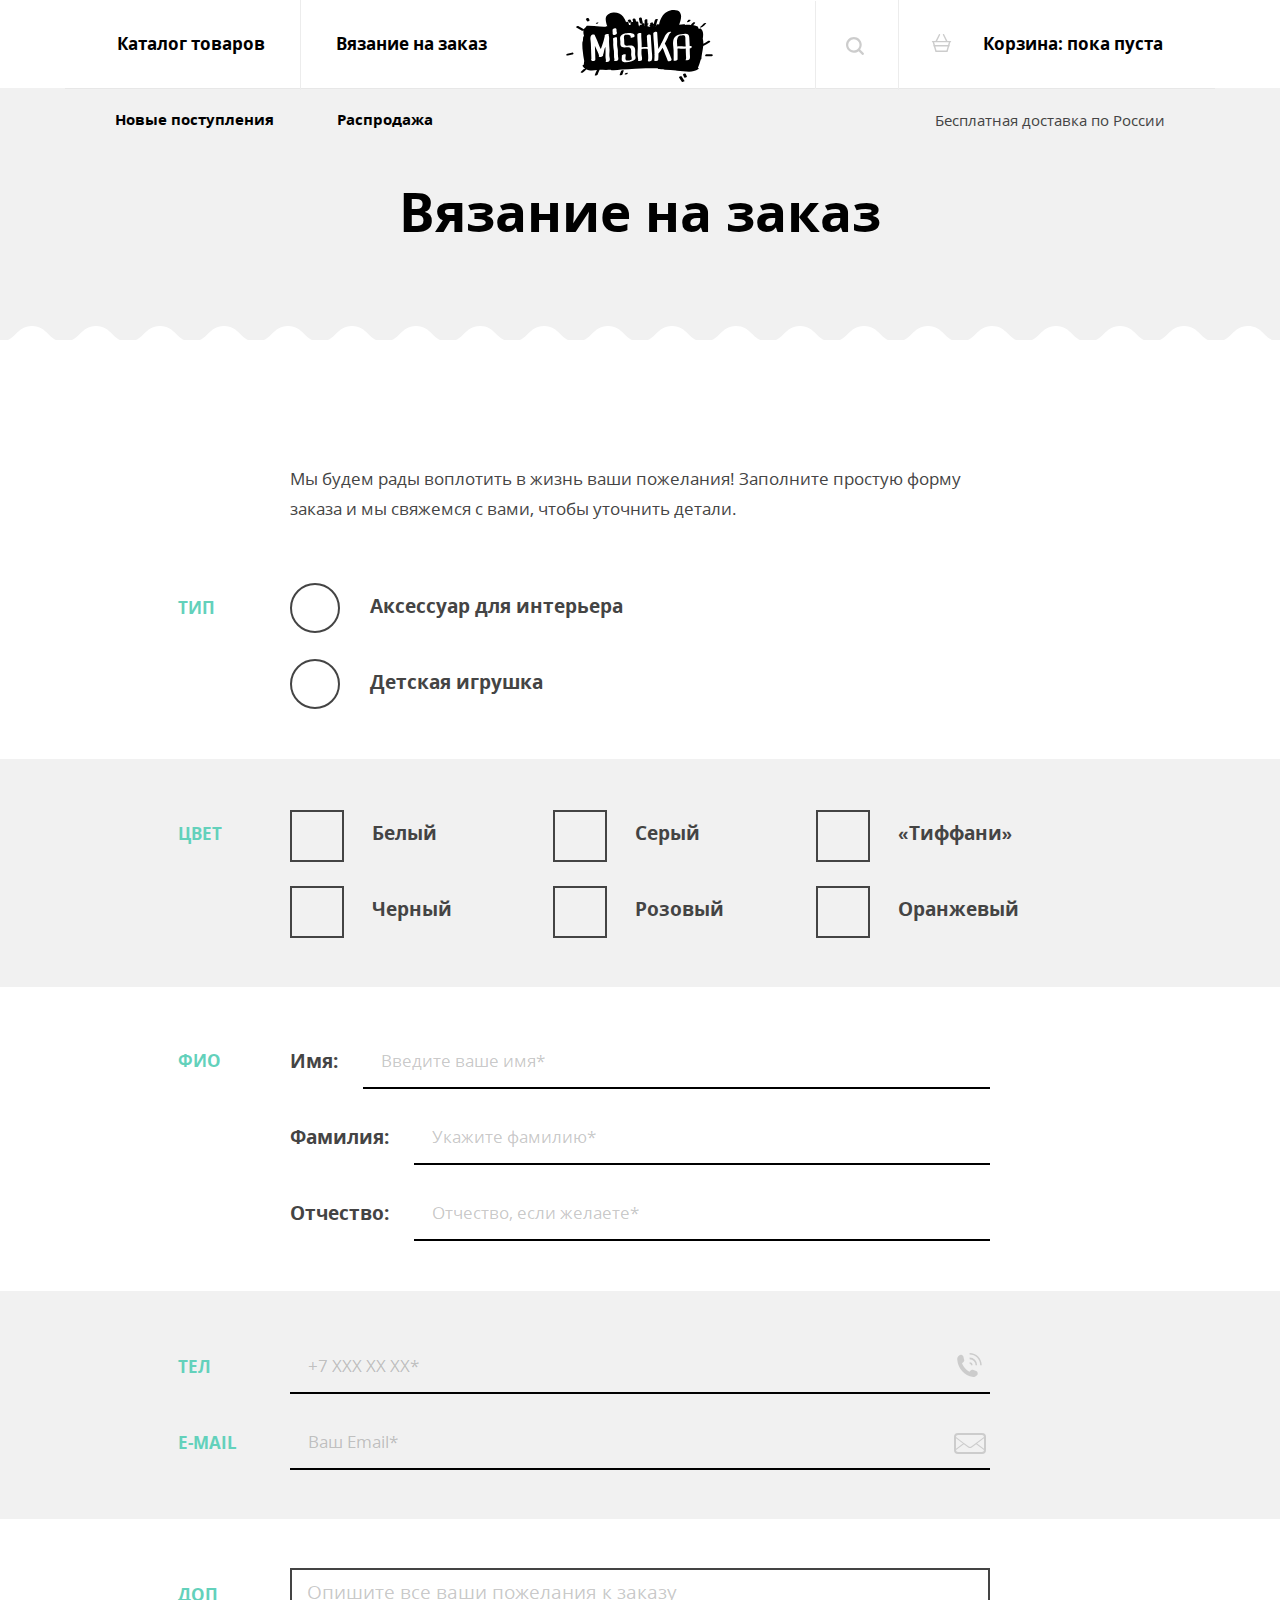
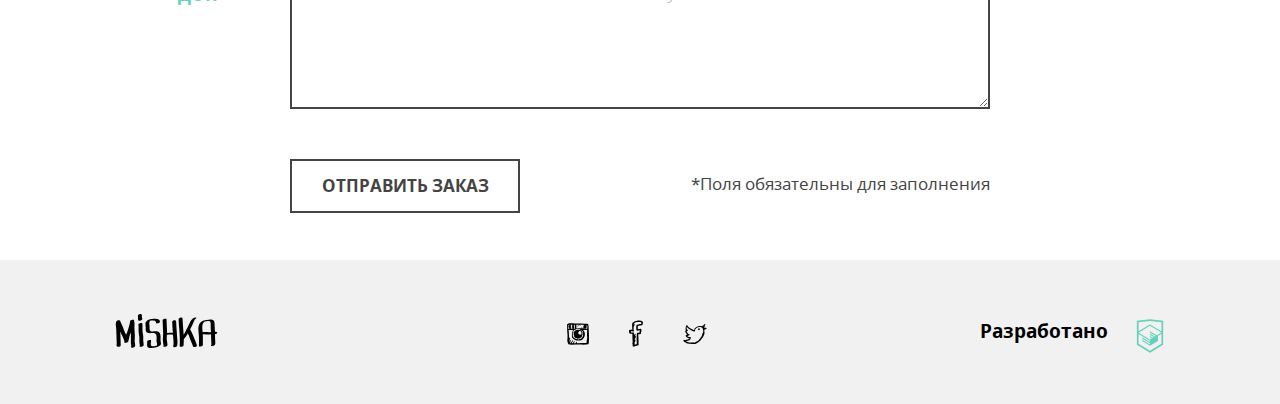
<file: form.html>
<!DOCTYPE html>
<html lang="ru">
  <head>
    <meta charset="utf-8">
    <title>Мишка: Форма</title>
    <meta name="viewport" content="width=device-width, initial-scale=1.0">
    <link href="css/style.min.css" rel="stylesheet">
  </head>
  <body>
    <svg style="display: none">
      <symbol viewBox="0 0 60 60" id="htmlacademy">
        <path d="M30.2 5H30L10.3 7.1v36.2L30 55l19.7-11.7V7.1L30.2 5zm17 36.8L30 52 12.8 41.8V27l17.1 10.2V39l-11.7-7v1.8L30 40.9v1.9l-11.8-7v1.8l11.8 7 11.9-7.1v-7.6l5.3-3.2v15.1zm-.1-17l-4.7 2.8-2.2 1.3-10.3-6.1v1.8l8.8 5.3h-.1l-.2.1-1.3.7-7.3-4.3v1.8l5.8 3.4-1.4.9-4.3-2.6v1.8l2.9 1.7-2.9 1.7-17-10.1 17-10.2 17.2 10zm.1-1.8L29.9 12.8 12.8 23V9.4L30 7.6l17.2 1.8V23z"/>
      </symbol>
      <symbol viewBox="264.205 370.961 20.294 18.849" id="icon-cart">
        <path d="M283.75 378.19h-3.151l-3.407-6.814a.75.75 0 1 0-1.341.671l3.071 6.143h-9.138l3.072-6.143a.75.75 0 0 0-1.341-.671l-3.407 6.814h-3.151a.75.75 0 0 0 0 1.5h.157l.855 2.991a.737.737 0 0 0-.316.595c0 .396.309.71.697.739l1.656 5.795h12.697l1.656-5.795a.745.745 0 0 0 .698-.739.738.738 0 0 0-.316-.596l.854-2.991h.157a.75.75 0 1 0-.002-1.499zm-4.181 10.121h-10.433l-1.224-4.284h12.881l-1.224 4.284zm1.653-5.785h-13.739l-.81-2.836h15.359l-.81 2.836z"/>
      </symbol>
      <symbol viewBox="56.519 49.996 14.962 27.718" id="icon-fb">
        <path d="M68.181 55.188c1.026.029 1.993 0 2.681-.3.391-.818.556-1.854.619-2.989-.19-.015-.062-.337-.207-.399-.029-.202-.278-.195-.309-.398-.277-.165-.457-.422-.723-.598-.727-.162-1.44-.335-2.164-.499-.849.044-1.895-.103-2.58.1-2.619-.04-3.997 1.12-5.259 2.392-.023.078-.003.197-.105.199-.574 1.587-.125 3.621-.204 5.581.099.436.107.958.204 1.395-.998.296-2.212.387-3.402.499-.317.324-.178 1.089-.206 1.693.085.583.278 1.06.413 1.595.211.193.596.396.825.498.065.029.071.082.103.1.506.268 1.451.008 2.268.1-.136 1.978.256 3.915 0 5.68.007.327.295.382.208.798-.001.963-.067 1.99.208 2.69-.287.455-.497.982-.415 1.794.122.016.114.157.105.299-.075.47.643.175.515.698.162.456-.428.184-.413.498v.896c.53.285 1.462.182 2.268.199.908-.419 2.188-.479 2.785-1.196.459.235.916-.014 1.238-.199-.018-.315.273-.333.205-.698-.004-.328-.173-.496-.103-.896v-2.89c-.206-2.293-.048-4.938-.309-7.176.888-.105 1.917-.075 2.578-.398.357-.451.377-1.23.516-1.895.177-.226.221-.583.206-.996.19-.213.068-.729.104-1.096-.141-.595-.168-1.3-.825-1.39-.884-.235-2.043.595-2.991.299.049-1.134-.293-2.342 0-3.388.746-.181 1.446-.4 2.166-.602zm-3.818 4.783c.117.254.254.486.414.698.079.022.203.003.205.101a10.319 10.319 0 0 0 3.096-.299c0 .998-.271 1.733-.518 2.492-.662.045-1.467.3-1.958.198-.276.165-.372.506-.62.698-.049.441.142.495 0 .797-.201.137-.055.611-.205.796v1.496c.085.281-.146.258-.104.497v3.488c-.085.281.146.258.104.498v2.989c.063.271-.132.791.103.896-.07.364-.412-.021-.824.1-.528.122-.926.369-1.548.4.117-.353.32-.622.311-1.097.049-.381-.365-.312-.516-.49.193-.644.562-1.117.722-1.793.197-.515.714-1.298.31-1.794-.522-.105-.521.293-.826.398-.022.077-.002.196-.103.199-.023.077-.003.196-.103.199.01.12-.151.062 0 0 .022-.078.002-.197.103-.199.023-.077.002-.197.103-.199v-.299c.368-.575.67-1.214.826-1.993.191-.28.283-.656.412-.997.156-.262.34-.869.104-1.195-.517.033-.796.295-.93.697-.32-.189.161-.434.104-.697.138-.231.169-.566.309-.797.202-.413.564-1.304 0-1.596-.438-.023-.612.207-.723.498-.214.191-.43.383-.516.698-.373-.07-.143-.727-.206-1.097-.067-.52.122-.899 0-1.195-.56-.799-2.026-.105-3.197-.299-.108-.307-.222-.984-.104-1.195 1.045-.088 2.479.201 3.197-.199.024-.078.003-.197.104-.199.094-.723-.271-1-.515-1.396.232-.806.04-2.02.104-2.989.233-.141.328-.414.515-.598.112-.955.673-1.476.722-2.49-.273.001-.607-.055-.619.199-.302-.114-.382.479-.515.199-.112-.541.246-.626.309-.997.599-.418 1.212-.82 1.856-1.195 1.741-.244 4.648-.449 6.086.198.051.616-.287.854-.207 1.496h-1.546c-1.092.24-1.987.672-2.991.997-.24.066-.276.331-.516.398-.036.396-.225.646-.311.996-.079 1.431.133 2.589.102 3.978z"/>
      </symbol>
      <symbol viewBox="53.115 53.19 21.769 21.334" id="icon-insta">
        <path d="M74.881 65.336c-.013-2.395-.344-4.788-.303-7.135a37.854 37.854 0 0 0-.152-2.278c-.105-.3-.111-.699-.152-1.062-.26-.17-.222-.64-.456-.835-.423-.233-1.201-.114-1.744-.22-.657-.026-1.254-.115-1.899-.153-1.936-.101-3.973-.076-5.996-.076-2.001 0-3.954-.145-5.695-.379h-2.202c-.097.004-.105.098-.227.076-.599.034-1.077.188-1.595.303-.21.119-.421.235-.683.304-.136.192-.513.145-.607.379-.186.212.185.451 0 .607v.911c.173.13.027.58.075.835v.987c-.017 1.281.134 2.397.076 3.72.467 2.762.374 6.537.076 9.413.155.579.363 1.105.455 1.746.256.479.335 1.133.683 1.52.502.206 1.233.186 1.898.229.383.098.667.293 1.14.3 2.843-.21 5.496-.154 8.427-.229 2.704.24 5.802.188 8.275-.228.195-.134.128-.529.228-.76-.056-.385.207-.449.228-.759.131-2.395.164-4.789.15-7.216zm-12.982-6.225c.757-.153 1.48-.341 2.429-.304.71.076 1.287.283 1.897.456.116.184-.243.547.153.684v.076c.059.017.149.002.151.076.445.035.794.167 1.063.379.45.055.536.476 1.138.3-.091.213-.084.524-.075.835.324 1.183.475 2.81.303 4.252-.164.163-.215.442-.303.683-.311.322-.481.785-.836 1.062-.095.236-.25.408-.454.533-.116.213-.206.452-.457.53-.298.163-.577.011-.834-.076-.446.162-.904.312-1.215.607-.816-.096-1.648-.175-2.43-.304-.242-.139-.487-.273-.835-.305a1.997 1.997 0 0 0-.836-.455c-.101-.127-.337-.118-.455-.229-.198-.029-.229-.227-.456-.229-.118-.412-.443-.618-.532-1.062-.226-.331-.308-.805-.455-1.215-.043-1.434.091-2.692.379-3.796.346-.591.779-1.094 1.138-1.67.249.021.365-.09.38-.304.306.053.434-.072.684-.075.257.008.269-.309.458-.449zm-1.67-2.733c-.117-.263-.066-.691-.075-1.062-.007-.285.278-.279.304-.532-.003-.074-.093-.059-.152-.076.126-.146.701-.097.834 0 .132.537-.354.455-.531.684.011.167.322.032.456.076.029.854-.059 1.496 0 2.202h-.456c-.007.234.229.226.456.228-.059.286.092.363.075.607-.226.153-.716.042-1.062.075-.103-.594.235-1.375.151-2.202zm-.683-1.594c.088-.013.134.016.151.076.179.253.01.683-.076.911-.173-.179-.026-.682-.075-.987zm.152 1.822c-.132-.069-.168-.237-.152-.456.132.071.167.238.152.456zm0 1.367c-.058.139-.082-.045-.076-.152.058-.139.081.045.076.152zm-.152.228c.175-.024.084.219.228.227-.009.193-.283.179-.38.077.039-.112.113-.193.152-.304zm-2.354-1.216c.006-.108.013-.214-.076-.228-.073-.733.13-1.415 0-1.973.25-.155.769-.042 1.139-.077v1.139c-.088.064-.203.101-.379.077-.054.28.324.131.379.304.008.853-.056 1.777.152 2.429-.565-.059-.906.107-1.442.076.097-.612-.019-1.435.531-1.594-.012-.141-.257-.047-.304-.153zm-.531 0c-.204.021-.217-.534-.077-.607.328.006.249.501.077.607zm-.152.988c.077-.312.034-.304.075-.683.228.013.26.77-.075.683zm.228-2.05c-.263.054-.273-.266-.153-.38.263-.053.272.267.153.38zm0-1.139c.033.159-.052.201-.076.304-.176.023-.084-.219-.229-.229.025-.102.191-.062.305-.075zm-.228 3.721c.148-.031.11.345-.076.227a.363.363 0 0 0 .076-.227zm-.684-3.721c.029.259-.438.32-.379 0h.379zm-.987.076c-.034.219-.326.179-.379.379-.214-.17.084-.468.379-.379zm-.455.759c.226-.205.451-.41.684-.607-.021-.123.071-.131.076-.228h.229c.102.381-.261.296-.305.531.021.122-.072.131-.075.227.02.335.121.588.075.988-.27.008-.276.28-.607.227.022-.428-.135-.674-.077-1.138zm.076 3.265V57.29c.195-.185.396-.364.607-.532.295.489.179 1.392.455 1.897-.275.157-.75.111-1.062.229zM72.68 69.968c-.109.954-.158 1.968-.379 2.809-2.89.123-6.02.005-8.883.153-.199.045-.273-.031-.229-.229-.253 0-.258.247-.531.229.201-.336.438-.898.151-1.291-.797.013-.797.821-1.138 1.291-.686-.053-1.137.127-1.823.075.18-.705.75-1.021.911-1.745-.395-.55-.989.138-1.214.455-.204.48-.557.81-.76 1.29H57.8c.238-.469.489-.926.759-1.366.171-.512.625-.741.683-1.367-.157-.28-.42-.029-.683 0-.123.182-.272.335-.38.531-.232.376-.501.714-.684 1.14-.181.208-.335.003-.53.227-.389.271-.581.736-.988.987-.174-.06.039-.356.153-.38.045-.181-.096-.55.075-.607.063-.366.212-.647.379-.91.119-.742.521-1.199.684-1.898-.559.099-.674.643-.988.987-.212.445-.542.772-.683 1.291-.174-.131-.028-.58-.076-.836.122-.586.298-1.119.38-1.746.133-.22.173-.535.228-.834.168-.209.046-.61-.077-.761-.226.027-.374.133-.455.304-.192-.032-.193.506-.304.304-.045-2.587-.451-4.812-.456-7.438.026-.331-.183-.424-.228-.685 1.629.028 3.121.091 4.783.229-.089.139-.199.257-.304.379-.144.07-.226.173-.378.304-.604 1.653-.975 3.984-.607 6.15.229.58.589 1.029.986 1.441.907.485 1.635 1.149 2.506 1.671 1.701.361 3.84.369 5.541 0 .236-.12.484-.226.685-.38 1.364-1.242 2.753-2.459 2.961-4.859v-1.367c-.197-1.598-.688-2.905-1.747-3.644.331-.22 1.099.043 1.67.076.223.013.447.014.684 0 .408-.024.928-.055 1.443 0 .144.187.113.544.228.76-.062 1.684-.192 3.3-.152 5.087.103.454.127.986.229 1.441-.091.973-.237 1.89-.457 2.732zm.379-11.16c-.639-.12-1.232-.284-1.897-.379.072-.333.799-.01.987-.228.385-.223.295-.92.304-1.51.032-.348.114-.644.076-1.063-.401-.951-1.783-.421-2.886-.455-.225.718-.47 1.8-.304 2.657.169.49 1.024.292 1.519.456-.14.332-.688.057-.987.076-.296-.083-.707-.052-.986-.151-2.285.078-4.284.004-6.529.151.117-1.248.063-2.465-.076-3.645h3.112c-.344.364-.912.507-1.29.835-.44.244-.861.505-1.139.911.249.134.535-.245.759-.379.355-.074.479-.381.835-.455.423-.438 1.096-.625 1.67-.912.378-.022.697.013.987.077 1.283.007 2.456.126 3.796.076.614.145 1.45.069 1.974.304.107.298.231.579.305.911.008.986-.149 1.816-.23 2.723zm-5.845-3.72c.11-.047-.009-.092 0 0zm0 0c-.529.154-1.019.348-1.367.682.484-.198 1.059-.306 1.367-.682zm1.062.607c.111-.047-.007-.091 0 0zm-1.746.911c.727-.158 1.181-.591 1.746-.911-.437.019-.592.32-.987.379-.215.217-.6.26-.759.532zm-.683-.835c-.111.047.007.092 0 0zm-.683.607c.11-.046-.008-.092 0 0zm-.075.076c.063.014.07-.03.075-.076-.064-.014-.072.03-.075.076zm-.077.076c.064.014.072-.03.077-.076-.067-.013-.072.029-.077.076zm-.834.608c.346-.134.613-.348.834-.607a2.018 2.018 0 0 0-.834.607zm2.276.987c.533-.049.749-.416 1.215-.531.284-.298.784-.381.987-.76-.56.023-.766.399-1.216.531-.284.297-.751.413-.986.76zm-2.276-.987c-.317-.074-.016.227 0 0zm-.533.379c.021.021.115-.037.076-.077-.021-.02-.116.038-.076.077zm2.809.608c-.11.047.007.091 0 0zm-1.14 1.821c-.223-.231-.676-.233-.986-.379-.697-.038-1.223.093-1.746.229-.304.151-.607.304-.91.454-.266.166-.444.417-.76.532-.205.225-.352.51-.684.607-.004.223-.173.281-.304.379-.089.115-.094.312-.227.381-.007.12.036.29-.076.303.108 1.512.291 2.948.683 4.177.287.623.975.846 1.442 1.29.589.297 1.328.444 2.126.531.277-.052.553-.105.911-.076a5.088 5.088 0 0 0 2.81-1.441c.1-.281.252-.508.455-.684-.254-.671.293-1.098.455-1.59.002-1.344-.201-2.48-.607-3.415-.256-.579-.92-.751-1.366-1.139-.059-.018-.15-.003-.151-.077-.269-.136-.733-.239-1.065-.082zm-3.415 4.327c-.113-.063-.109-.244-.152-.379.256-.078.118.237.152.379zm.076.305c.041-.117.079-.006.076.075-.04.118-.079.005-.076-.075zm.456-2.051c.015-.086.075-.042.075 0-.014.087-.075.043-.075 0zm1.67-2.125c-.203.258.041.576.077.836-.305-.039-.574-.887-.077-.836zm.379 3.948c-.04-.038.055-.097.076-.076.04.038-.054.097-.076.076zm.759 2.884c.034-.109.066.008.152 0-.018.097-.15.077-.152 0zm2.201-2.581c-.233-.057-.145.208-.379.152.069-.159.118-.338.229-.455.134.019.172.13.15.303zm-1.137-3.796c.211.119.441.217.606.381.085.219.243.363.38.529.058.778.179 1.492.151 2.354-.257.099-.438.271-.683.381-.78-.006-1.358-.212-1.897-.456-.171-.259-.355-.505-.532-.759v-1.062c.17-.185.319-.391.456-.607.228-.127.508-.201.454-.607-.038-.062-.078-.124-.075-.229.158.045.245.159.379.229.323.017.41-.2.761-.154z"/>
      </symbol>
      <symbol viewBox="-259.404 -19.675 40.219 62.411" id="icon-interior">
        <path d="M-244.227 18.283c-.286.966-.245 2.191.027 3.639.494 2.635 1.687 6.041 2.358 9.67h5.062c.696-3.641 1.949-7.05 2.471-9.683.287-1.445.33-2.66.041-3.617-.275-.899-.89-1.618-2.021-2.303h-5.997c-1.075.679-1.674 1.391-1.941 2.294zM-232.395 38.278h-13.799c-1.293 0-2.299.976-2.299 2.229v2.229h18.397v-2.229c0-1.253-1.006-2.229-2.299-2.229zM-225.262-17.446h-11.732c0-1.244-1.015-2.229-2.3-2.229-1.283 0-2.3.985-2.3 2.229h-11.737l-6.073 25.517c.794-.461 1.589-.992 2.632-.992 1.359 0 2.243.818 2.924 1.375.682.557 1.162.849 1.447.849.292.001.769-.287 1.451-.836.681-.548 1.564-1.358 2.915-1.358 1.349 0 2.237.806 2.919 1.354.684.549 1.161.84 1.451.84.146 0 .338-.073.58-.214.242-.141.53-.353.872-.626.512-.411 1.139-.967 1.99-1.218.284-.085.593-.136.93-.136 1.347 0 2.238.805 2.92 1.354.683.548 1.159.84 1.451.84.287-.002.766-.296 1.445-.85.684-.554 1.571-1.367 2.925-1.367 1.356 0 2.239.817 2.919 1.371.342.276.631.489.872.631.24.143.431.214.575.214.288 0 .762-.293 1.442-.854.68-.559 1.567-1.384 2.929-1.384 1.044 0 1.839.533 2.632.997l-6.079-25.507zM-235.881 33.82h-6.864c-.657 0-1.15.479-1.15 1.115 0 .635.493 1.113 1.15 1.113h6.9c.655 0 1.15-.479 1.15-1.113 0-.636-.495-1.115-1.15-1.115h-.036zM-239.295 9.336c-.146 0-.338.074-.58.213-.157.094-.37.261-.57.41v3.731h2.299V9.959c-.505-.378-.908-.623-1.149-.623z"/>
      </symbol>
      <symbol viewBox="0 0 50 26.003" id="icon-left-arrow">
        <path d="M50 11.002H7.659l8.174-8.174L13.005 0 0 12.998l.003.003-.003.004 13.005 12.998 2.828-2.828-8.172-8.173H50z"/>
      </symbol>
      <symbol viewBox="0 0 32 32" id="icon-mail">
        <path d="M28 5H4a4 4 0 0 0-4 4v13a4 4 0 0 0 4 4h24a4 4 0 0 0 4-4V9a4 4 0 0 0-4-4zM2 10.25l6.999 5.25L2 20.75v-10.5zM30 22c0 1.104-.898 2-2 2H4c-1.103 0-2-.896-2-2l7.832-5.875 4.368 3.277a3 3 0 0 0 3.599 0l4.369-3.277L30 22zm0-1.25l-7-5.25 7-5.25v10.5zm-12.801-2.148c-.35.263-.763.4-1.199.4s-.851-.139-1.2-.4L10.665 15.5l-.833-.625L2 9.001V9c0-1.103.897-2 2-2h24c1.102 0 2 .897 2 2l-12.801 9.602z"/>
      </symbol>
      <symbol viewBox="0 0 24.829 24.333" id="icon-phone">
        <path d="M17.321 24.333h-1.115c-4.904-.58-8.497-2.857-11.11-5.772C2.473 15.637.402 11.875 0 6.817V5.459c.091-.921.544-1.55 1.067-2.086.65-.666 1.63-1.522 2.522-1.553.659-.022 1.78.451 2.232 1.066.388.53.595 1.59.775 2.378.185.797.6 1.95.485 2.717-.176 1.196-1.764 1.703-2.231 2.572 1.551 3.721 4.089 6.456 7.472 8.345.847-.465 1.595-1.864 2.767-1.892.428-.012.972.209 1.406.34.477.143.891.326 1.311.484.705.266 1.957.621 2.378 1.213.433.61.681 1.608.581 2.231-.194 1.234-2.227 2.603-3.444 3.059zM12.529 1.528c5.949 0 10.771 4.822 10.771 10.771h1.529C24.829 5.507 19.323 0 12.529 0v1.528z"/>
        <path d="M12.529 9.327v1.552a1.42 1.42 0 0 1 1.421 1.42h1.553a2.973 2.973 0 0 0-2.974-2.972zM12.529 6.246a6.054 6.054 0 0 1 6.056 6.054h1.588a7.642 7.642 0 0 0-7.644-7.641v1.587z"/>
      </symbol>
      <symbol viewBox="247.3 382.56 100.678 76.891" id="icon-play">
        <path fill="#63D1BB" d="M344.255 400.708s-.92-7.008-3.785-10.078c-3.632-4.041-7.674-4.066-9.541-4.297-13.326-1.023-33.303-1.023-33.303-1.023h-.051s-19.978 0-33.304 1.023c-1.867.23-5.908.256-9.54 4.297-2.84 3.096-3.786 10.078-3.786 10.078s-.896 8.211-.896 16.422v7.699c0 8.21.947 16.421.947 16.421s.921 7.009 3.785 10.078c3.632 4.041 8.364 3.913 10.487 4.349 7.622.767 32.356 1.022 32.356 1.022s20.003-.025 33.329-1.048c1.867-.23 5.908-.256 9.54-4.298 2.84-3.069 3.786-10.078 3.786-10.078s.946-8.21.946-16.421v-7.699c-.023-8.236-.97-16.447-.97-16.447z"/>
        <path fill="#FFF" d="M297.614 459.449h-.016c-1.015-.011-24.946-.266-32.604-1.037l-.14-.014-.137-.028c-.271-.056-.668-.107-1.126-.167-2.503-.328-7.159-.938-10.839-5.019-3.354-3.616-4.377-10.771-4.483-11.576l-.005-.043c-.039-.342-.965-8.463-.965-16.736v-7.699c0-8.266.875-16.378.912-16.72l.009-.071c.108-.802 1.155-7.928 4.474-11.557 3.996-4.439 8.531-4.899 10.712-5.121.192-.02.37-.037.529-.058l.126-.013c13.277-1.019 33.312-1.031 33.514-1.031h.051c.201 0 20.236.013 33.514 1.031l.126.013c.159.021.337.038.529.058 2.179.221 6.71.682 10.704 5.112 3.354 3.616 4.377 10.771 4.483 11.577l.005.043c.039.342.965 8.459.99 16.753v7.708c0 8.273-.926 16.395-.965 16.736l-.007.053c-.108.805-1.156 7.953-4.478 11.562-3.994 4.435-8.527 4.896-10.707 5.117-.193.02-.371.037-.53.057l-.126.013c-13.276 1.02-33.334 1.057-33.535 1.058l-.015-.001zm-31.944-6.497c7.477.729 31.216.989 31.968.997.657-.001 20.135-.049 33.047-1.036.178-.021.371-.041.58-.062 1.836-.186 4.608-.468 7.186-3.335l.026-.029c1.825-1.974 2.853-6.928 3.075-8.552.059-.514.926-8.358.926-16.08v-7.699c-.023-7.76-.896-15.627-.951-16.109-.32-2.382-1.434-6.789-3.066-8.539l-.035-.038c-2.577-2.868-5.351-3.149-7.186-3.336a34.367 34.367 0 0 1-.58-.062c-13.066-.998-32.834-1.011-33.033-1.011h-.051c-.198 0-19.967.013-33.033 1.011a33.29 33.29 0 0 1-.58.062c-1.835.187-4.607.468-7.186 3.336l-.019.021c-1.828 1.993-2.855 6.924-3.082 8.552-.062.591-.875 8.399-.875 16.089v7.699c0 7.749.871 15.598.926 16.083.32 2.381 1.433 6.789 3.066 8.539l.035.039c2.322 2.584 5.303 2.975 7.479 3.259.481.061.939.121 1.363.201z"/>
        <g>
          <path fill="#FFF" d="M285.733 403.138v35.708l29.747-17.854z"/>
        </g>
      </symbol>
      <symbol viewBox="0 0 50 26.003" id="icon-right-arrow">
        <path d="M0 11.002h42.341l-8.175-8.174L36.995 0 50 12.998l-.004.003.004.004-13.005 12.998-2.829-2.828 8.173-8.173H0z"/>
      </symbol>
      <symbol viewBox="-0.8 -0.8 17.6 17.6" id="icon-search">
        <path d="M16.47 14.93l-3.415-3.415A7.67 7.67 0 0 0 14.6 6.899C14.6 2.646 11.153-.8 6.9-.8S-.8 2.646-.8 6.899s3.446 7.7 7.699 7.7c1.734 0 3.326-.58 4.613-1.546l3.417 3.416c.203.202.418.33.771.33a1.1 1.1 0 0 0 1.1-1.1c0-.24-.061-.499-.33-.769zM1.399 6.899a5.5 5.5 0 1 1 11 0c0 3.038-2.462 5.5-5.5 5.5s-5.5-2.461-5.5-5.5z"/>
      </symbol>
      <symbol viewBox="226.001 226.19 60 59.62" id="icon-toy">
        <path d="M226.001 269.871l27.438 15.934v-23.346l-27.438-15.94v23.352zm51.346-31.244v2.453c0 1.817-3.458 3.29-7.73 3.29-4.266 0-7.727-1.473-7.727-3.29v-4.059h.024c.26 1.714 3.604 3.073 7.702 3.073 4.272 0 7.729-1.474 7.729-3.285 0-1.819-3.457-3.289-7.729-3.289-.339 0-.675.01-1.002.03l-4.975-2.888v3.086c0 1.817-3.454 3.29-7.723 3.29-2.683 0-5.045-.583-6.433-1.467a3.928 3.928 0 0 0-.732-.586c-.363-.381-.565-.797-.565-1.236v-2.986l-4.807 2.792a21.384 21.384 0 0 0-1.054-.033c-4.267 0-7.727 1.469-7.727 3.289 0 1.811 3.46 3.285 7.727 3.285 4.099 0 7.446-1.358 7.705-3.073h.022v4.059c0 1.817-3.455 3.29-7.727 3.29-4.267 0-7.727-1.473-7.727-3.29v-2.42l-5.952 3.452 27.531 15.986 27.351-15.882-6.181-3.591zm-13.644 10.166c0 1.817-3.46 3.287-7.727 3.287-4.269 0-7.729-1.47-7.729-3.287v-4.059h.024c.26 1.715 3.603 3.076 7.705 3.076 4.101 0 7.443-1.361 7.705-3.076h.021v4.059h.001zm-5.145 13.873v23.144L286 269.871v-23.144l-27.442 15.939zm-2.641-29.904c4.269 0 7.723-1.47 7.723-3.286 0-1.814-3.454-3.287-7.723-3.287-4.27 0-7.729 1.472-7.729 3.287-.001 1.816 3.459 3.286 7.729 3.286"/>
      </symbol>
      <symbol viewBox="52.253 53.771 23.494 20.168" id="icon-twitter">
        <path d="M75.706 57.855c-.227-.366-.909-.277-1.407-.371h-1.112c.142-.353.343-.646.52-.963.056-.438.254-.734.223-1.26.129-.167.176-.417.296-.593.104-.144.242-.477.074-.667-.051-.221-.295-.249-.593-.222a.515.515 0 0 0-.222.148c-.448.433-.778 1.014-1.261 1.408-.009.008-.062 0-.074 0-.087.005-.033.046-.075.074-.146.098-.257.152-.369.223-.284.176-.547.445-.891.519-.529-.211-1.156-.326-1.852-.37-1.157.102-2.303.215-3.038.741-.911.35-1.477 1.042-2.149 1.63-.049.32-.342.398-.37.741-.005.045-.012.088-.073.074.043.241-.051.345-.074.519-.001.133.199.431 0 .52-.822-.12-1.485-.63-2.149-.964-.718-.36-1.468-.604-2.074-1.111-.716-.322-1.26-.816-1.778-1.334-.208-.312-.542-.496-.667-.89-.379-.164-.175-.912-.741-.889-.315-.043-.345.199-.444.37-.07.227-.361.232-.371.519-.004.046-.011.088-.074.075-.17 1.089-.527 1.992-.519 3.26.129.415.35.738.593 1.038-.418.051-.716.222-.89.519-.06 1.073.378 1.647.742 2.297.134.384.352.685.593.963.017.229.206.288.296.445.019.105.123.125.149.223-.04.105.289.18.073.221-.413.131-1.016.07-1.259.371-.109.279-.109.833 0 1.111.034.237.282.262.296.519.499.417 1.082.747 1.631 1.112.574.166 1.211.271 1.852.37-.102.343-.338.551-.593.741-.78.381-1.849.474-2.742.74-.555.038-.956.23-1.556.223-.333.127-.854.075-1.112.223-.122.068-.102.096-.222.221-.134.412.111.74.444.89-.005.253.219.276.371.371.089.183.254.29.445.37.544.468 1.268.759 1.927 1.112.83.183 1.648.376 2.52.519.896.116 1.901.124 2.816.222h.963c.511.132 1.23.054 1.853.074.095-.102.322-.073.519-.074.522-.269 1.196-.385 1.631-.74.574-.241.989-.642 1.557-.89.866-.765 1.937-1.324 2.519-2.37.205-.189.351-.438.445-.74.265-.156.385-.454.593-.667.404-.41.706-.924 1.037-1.4.319-.496.576-1.054.89-1.556-.01-.405.306-.484.296-.89.193-.226.177-.662.371-.88-.033-.255.029-.415.074-.594.047-1.281-.047-2.422-.297-3.407.588-.155 1.181-.302 1.631-.593.52-.206.993-.603.808-1.281zm-3.408 4.076c-.153.859-.615 1.41-1.038 2.001.059.379-.104.538-.073.889a4.303 4.303 0 0 0-.371 1.037c-.203.267-.332.606-.519.89-.366.548-.777 1.051-1.186 1.557-.378.56-.912.965-1.334 1.481-.42.493-.942.885-1.407 1.334-.474.17-.89.396-1.26.667a5.06 5.06 0 0 0-.667.296c-.177.146-.499.145-.668.29-1.086.147-2.3.17-3.555.148-1.031-.105-2.115-.159-3.039-.371-.922-.189-1.511-.712-2.297-1.037.153-.242.634-.154.963-.222.031-.166.394-.003.444-.149.257.06.285-.109.52-.07.563-.201 1.23-.302 1.705-.593.282-.138.406-.434.667-.593.033-.189.104-.341.222-.444.047-.275.201-.441.148-.815.111-.21.299-.343.296-.667-.074-.147-.128-.316-.296-.371-.026-.196-.377-.067-.444-.222-.255.032-.416-.029-.593-.075-.154-.043-.487.092-.519-.073-.842-.023-1.3-.43-1.853-.74.431-.262 1.032-.353 1.333-.742.516-.076 1.058-.129 1.112-.666 0-.717-.771-.661-1.333-.815-.773-.66-1.194-1.672-1.779-2.52.238-.157.564-.226.741-.444.454.058.54-.251.667-.52.019-.488-.333-.605-.593-.815a3.49 3.49 0 0 1-.667-.74c-.003-.818-.021-1.652.074-2.372.063-.014.07.029.074.074.227.441.559.775.815 1.186.532.357.925.853 1.556 1.112.452.413 1.108.621 1.557 1.038.601.263 1.158.57 1.704.889.669.194 1.056.673 2.001.593.198-.098.394-.199.593-.297.258-.456-.059-1.079.147-1.63.255-.659.797-1.031 1.26-1.481.29-.155.555-.335.815-.519.347-.098.675-.216.964-.37a6.223 6.223 0 0 0 1.037-.148h1.26c.244.052.475.119.74.148.209.137.38.313.666.371.789.693 1.271 1.696 1.409 3.039-.122.484.053.873.001 1.481zm.296-5.632c-.129.34-.23.707-.593.815-.017-.105-.122-.125-.147-.222-.012-.209.209-.186.296-.296.162-.085.245-.248.444-.297-.007-.09.108-.046 0 0zm-5.484 3.038c.163.135.284.31.519.371.101.221.314.327.594.37.047-.15.346-.049.37-.222.174-.023.166-.229.296-.297-.018-.55-.129-1.006-.37-1.333-.758-.423-1.676.039-1.409 1.111z"/>
      </symbol>
      <symbol viewBox="0 0 148.051 72.707" id="logo-desktop">
        <path d="M143.165 31.397c-1.481 1.055-3.053 1.942-4.657 2.777.037-1.747-.119-3.465-.591-5.127.051-.333.102-.667.145-1.002.375-3.005.657-7.122-2.003-9.224-.335-.265-1.249-.035-1.922.274a4.64 4.64 0 0 0-.496-.415 14.922 14.922 0 0 1-.229-.735c-.035-.12-.168-.188-.36-.215.285-.383.263-.818-.419-1.092a18.59 18.59 0 0 0-1.143-.413c-.067-.072-.126-.096-.172-.058l-.006.003c-.938-.3-1.893-.533-2.859-.705.138-.331.396-.813.552-1 .132-.157.279-.3.429-.439.062-.057.125-.111.188-.165l.069-.061.084-.062c.38-.288.846-.865.221-1.202-.57-.307-1.507-.142-2.007.238-.863.655-1.626 1.379-2.092 2.361-2.01-.169-4.05-.155-6.079-.078a.757.757 0 0 0 .141-.25c.184-.585-.908-.525-1.188-.488-1.562.205-3.125.407-4.688.604 1.367-3.773 3.083-8.578 1.001-12.264-1.19-2.106-3.906-2.579-6.098-2.652-2.436-.081-4.898.461-7.036 1.636-4.762 2.618-7.11 7.71-8.21 13.138-.497-.657-2.301-.425-2.645.468-.124.32-.229.645-.327.972-.16.174-.282.386-.345.637-.015.056-.027.111-.041.167l-.196.007c.02-.104.041-.207.064-.31.146-.109.247-.232.28-.366.574-2.296 1.156-4.588 1.948-6.82.269-.756-2.511-.399-2.804.426a51.17 51.17 0 0 0-1.12 3.622c-.165.078-.356.187-.425.326-.017.034-.031.07-.047.104-.107-.093-.271-.151-.466-.178v-.959c0-.432-2.823-.034-2.823.757v1.568a2.329 2.329 0 0 0-.472.266l-.19.172a.373.373 0 0 0-.12.245c-.007.026-.013.053-.023.078-.017.022-.032.046-.052.066-.126.128-.184.335-.027.467.19.16.508.167.738.159.048-.002.097-.007.146-.011v.468a75.61 75.61 0 0 1-.675-.006l-.411-.051c-.021-.385-.676-.452-1.351-.328a.524.524 0 0 0-.001-.148 23.602 23.602 0 0 1-.229-1.79c.237-.079.471-.18.68-.313.159-.102.328-.224.328-.43v-.194c0-.18-.412-.204-.499-.208a2.849 2.849 0 0 0-.589.041c-.075-1.305-.081-2.615-.081-3.925 0-.84-2.824-.315-2.823.757 0 1.786.009 3.57.193 5.343a2.477 2.477 0 0 0-.27.009v-1.532c0-1.045-1.297-1.22-2.147-.809.313-.262.489-.622.37-1.039-.403-1.414-.778-2.827-.974-4.287-.188-1.394-3.017-.677-2.824.756.196 1.46.57 2.873.975 4.287.235.828 1.338.889 2.104.51-.227.196-.373.452-.373.76v.63c-.189-.098-.439-.16-.77-.16-1.057 0-1.671.885-1.4 1.477a41.915 41.915 0 0 1-.491-.083c-.382-1.248-.686-2.514-.714-3.83-.02-.942-1.27-1.049-2.108-.672a.571.571 0 0 0-.049-.168c-.385-.804-.567-1.674-.78-2.533-.332-1.35-3.158-.601-2.823.756.157.638.3 1.281.519 1.898l-.056.014c-.3.081-.601.205-.854.387-.832.079-1.828.565-1.752 1.208.058.478.131.953.209 1.427-.546.091-1.092.177-1.639.26a11.905 11.905 0 0 1-.618-2.443c-.131-.924-1.555-.854-2.332-.26-.774-2.062-1.796-4.019-3.122-5.761-2.621-3.439-7.097-4.613-11.242-3.794-1.9.376-3.735 1.184-5.043 2.646-1.21 1.353-1.352 3.089-1.17 4.805.158 1.493.61 4.005 1.584 5.976-.35-.012-.709.041-.949.139-.283.117-.561.248-.833.388a95.043 95.043 0 0 1-5.803-.07c-4.179-.194-8.301-.86-12.497-.742-.923.026-1.534.719-1.465 1.262-1.046.502-1.733 1.315-2.143 2.287-1.732-1.15-3.479-2.266-5.335-3.211-.689-.351-3.3.707-2.285 1.224 1.84.938 3.561 2.072 5.278 3.216.512.341 1.32.133 1.842-.07.03-.012.09-.039.165-.077-.306 1.44-.157 3.067.241 4.493.03.11.093.198.172.27a9.289 9.289 0 0 0-.007 1.015l-.002.165c-.4.189-.712.48-.76.839a37.38 37.38 0 0 0-.305 4.229c-.272.199-.462.469-.485.798-.233 3.345.037 6.652.467 9.95.185 2.694.69 5.344 1.172 7.999.058.416.113.832.167 1.249-.265 1.133-.398 2.395-.237 3.482-.881.171-1.729.866-1.233 1.617.765 1.158 1.644 2.018 2.606 2.649-.633-.103-1.42.11-1.871.555-.818.809-1.715 1.531-2.533 2.339-.429.424-.314.935.289 1.078.651.155 1.516-.06 1.997-.535.817-.808 1.715-1.531 2.533-2.339.248-.245.308-.517.204-.731 3.21 1.735 7.235 1.27 11.114.943-.882 1.589-1.542 3.273-2.17 4.997-.262.719 2.507.373 2.801-.436.61-1.675 1.237-3.343 2.103-4.895 3.741.117 7.479.122 11.215.051.149.182.416.305.746.336 3.27.311 6.489-.096 9.688-.699 4.789-.229 9.577-.525 14.366-.809 7.527-.186 15.056-.346 22.587-.32.1.109.204.215.314.318.272.256.621.345.979.33.062.009.128.016.199.019a69.72 69.72 0 0 1 2.141.145c.156.04.341.059.559.046h.005c.782.067 1.563.14 2.346.208.171.214.497.342.792.361 3.804.25 7.612.522 11.423.703.14.229.536.34.82.343 7.067.06 15.278 2.804 21.558-1.736.501-.362.273-.877-.264-.984a1.992 1.992 0 0 0-.326-.034c.008-.016.018-.03.023-.045a60.72 60.72 0 0 0 2.945-8.552c.365-.198.632-.494.646-.86.049-1.189.188-2.406.371-3.639a63.27 63.27 0 0 0 .441-2.66c.387-2.169.806-4.367 1.018-6.541 2.28-1.147 4.538-2.335 6.622-3.819 1.565-1.117-.784-1.883-1.832-1.137zm-55.33-15.046a1.13 1.13 0 0 0-.134.123c.073-.312.149-.623.228-.934h.111c-.068.27-.138.541-.205.811z"/>
        <path d="M63.261 12.626c.127.196.562.217.753.217.377.001.759-.083 1.106-.225.404-.166 1.101-.559.77-1.07-.363-.562-.609-1.19-.975-1.754-.127-.196-.562-.217-.754-.217a2.914 2.914 0 0 0-1.105.226c-.404.165-1.101.558-.77 1.069.363.562.61 1.191.975 1.754zM20.683 10.907c.216.647 1.111.647 1.648.504.472-.127 1.39-.616 1.175-1.26-.208-.624-.433-1.293-.893-1.78-.479-.507-1.324-.417-1.902-.151-.412.19-1.177.838-.695 1.349.382.405.478.772.667 1.338zM30.66 13.895c.843 0 3.073-1.276 1.186-1.276-.843 0-3.074 1.276-1.186 1.276zM122.562 12.274c.346.072.717.032 1.055-.059.321-.086.7-.234.941-.477.355-.355.728-.729.962-1.178.104-.198.174-.399-.005-.587-.188-.197-.507-.245-.763-.251a2.695 2.695 0 0 0-1.106.22c-.252.106-.621.294-.756.553a2.964 2.964 0 0 1-.351.513l-.023.027a.578.578 0 0 0-.028.032c-.064.067-.13.133-.195.199-.158.158-.346.365-.279.614.063.241.333.349.548.394zM135.861 17.692c.631-.061 1.395-.246 1.894-.662 1.319-1.102 2.603-2.248 3.623-3.642.288-.393-1.049-.243-1.118-.23-.534.099-1.316.276-1.661.746-.949 1.296-2.164 2.349-3.391 3.374-.498.415.441.434.653.414zM146.74 44.769h-4.872c-.616 0-1.475.468-1.556 1.139-.09.739.754.922 1.304.922h4.871c.617 0 1.475-.468 1.557-1.139.09-.739-.754-.922-1.304-.922zM57.021 60.784c-.498.08-1.412.296-1.639.831a34.65 34.65 0 0 0-1.364 3.897c-.211.733 2.571.333 2.798-.451a34.575 34.575 0 0 1 1.363-3.897c.222-.527-.966-.412-1.158-.38zM61.602 63.375a3.893 3.893 0 0 0-1.029.152 3.87 3.87 0 0 0-.968.383c-.141.084-.338.2-.338.39a3.075 3.075 0 0 1-.021.346.755.755 0 0 1-.113.272c-.064.082-.108.179.018.253.196.114.502.083.712.062a4.713 4.713 0 0 0 1.099-.252c.243-.085.613-.207.795-.407.149-.164.241-.286.284-.501.035-.177.05-.349.05-.529-.001-.166-.422-.168-.489-.169zM116.652 67.051c-.354-.686-3.043.331-2.823.757.844 1.638 1.939 3.122 2.923 4.677.436.689 3.04-.414 2.823-.757-.982-1.554-2.079-3.039-2.923-4.677zM120.744 64.713c-.294-.588-1.067-.563-1.624-.414-.35.094-1.485.598-1.199 1.17l1.169 2.339c.294.588 1.068.562 1.624.414.35-.094 1.486-.598 1.199-1.171l-1.169-2.338zM5.668 43.105c-1.486.359-3.006.571-4.481.975-.537.146-1.342.641-1.16 1.318.181.675 1.128.709 1.664.562 1.476-.403 2.995-.615 4.482-.975.541-.13 1.338-.651 1.16-1.318-.185-.685-1.124-.692-1.665-.562z"/>
        <g>
          <g fill="#FFF">
            <path d="M43.752 40.106c-.083-2.707-.514-5.396-.479-8.108.028-2.194.393-4.45-.363-6.554.047-.239.097-.477.141-.717.195-1.055-3.3-.497-3.849.468-.346.283-.523.621-.377.965.037.087.069.175.102.263-.662 3.233-1.584 6.364-2.645 9.498-.406 1.199-.896 2.37-1.31 3.565-.587-1.114-1.181-2.214-1.658-3.408-1.386-3.464-2.636-6.965-4.326-10.299.192-1.543-3.232-1.381-3.907.032-.816 1.709-.711 3.434-.442 5.262.303 2.061.356 4.086.381 6.167.048 4.012.361 8.016.421 12.027-.357.397-.466.889-.092 1.388.163.217.365.385.576.554.913.73 3.533.108 3.528-1.283-.014-4.16-.314-8.312-.424-12.471a99.221 99.221 0 0 1-.024-1.222l.173.438c.646 1.618 1.322 3.191 2.205 4.696.876 1.491 1.315 3.092 1.819 4.719-.19.219-.305.467-.234.715-.04.181.071.294.253.363.645.552 1.858.277 2.532-.007.29-.122.566-.263.834-.427.348-.215.891-.686.735-1.17l-.088-.281c.475-1.281.716-2.612.975-3.965.275-1.441.789-2.805 1.307-4.171.053.625.107 1.249.157 1.872.206 2.577.033 5.118.008 7.696-.009.854.054 1.648.221 2.484.068.345.37 1.824.283 1.904-.617.57-.438 1.268.389 1.45.923.203 2.1-.106 2.795-.749 1.209-1.117.638-2.871.364-4.28-.46-2.362.093-5.008.019-7.414zM52.192 40.788c-.074-2.007-.771-3.897-.781-5.925-.011-2.327.183-4.635-.156-6.949-.107-.732-4.093.101-3.953 1.059.312 2.129.199 4.268.161 6.412-.037 2.063.472 3.934.737 5.958.271 2.073-.085 4.195.15 6.271.11.971.758 2.768.09 3.612-.424.537 1.482.345 1.568.33.775-.143 1.809-.395 2.324-1.048.659-.835.198-2.448.054-3.387-.32-2.08-.115-4.236-.194-6.333zM68.671 37.438c-2.081-2.809-5.943-.787-8.64-1.554-1.39-.396-1.407-2.292-1.403-3.428.004-1.439-.115-2.757-.276-4.184-.119-1.061-.024-2.14.753-2.93.143-.146.866-.339.817-.342a8.098 8.098 0 0 1 1.077-.094c1.562-.067 4.654.234 4.056 2.506-.269 1.019 3.629.435 3.913-.643 1.224-4.64-7.352-3.749-9.774-3.106-2.231.592-4.692 1.862-4.819 4.438-.062 1.23.274 2.401.328 3.62.061 1.403-.2 2.802.291 4.155 1.092 3.01 5.57 1.59 7.849 1.761 3.88.29 2.722 5.519 2.772 7.955.027 1.3 1.192 3.461.213 4.549-.601.668-2 .706-2.817.774-.821.069-2.221.315-2.768-.465-1.002-1.431.093-3.834-.121-5.474-.122-.933-4.104-.096-3.953 1.059.346 2.651-1.412 6.2 2.424 6.655 2.464.293 5.238-.162 7.568-.936 1.207-.4 2.328-.951 3.272-1.81 1.045-.949.701-2.369.421-3.579-.682-2.943.739-6.333-1.183-8.927zM86.155 37.248c-.122-3.812-.696-7.582-.711-11.4-.009-1.989-4-1.317-3.993.346.015 3.641.501 7.232.688 10.862l.012.223c-1.967-.018-3.934.179-5.905.248.203-4.675-.617-9.311-.438-13.983.022-.587-3.909-.091-3.953 1.059-.172 4.516.593 8.997.457 13.514-.064 2.155-.247 4.303-.262 6.46-.008 1.105.173 2.204.332 3.293.147 1.008.488 2.352.183 3.349-.238.779 3.594.293 3.897-.701.55-1.794-.224-4.076-.408-5.892-.177-1.74-.04-3.53.084-5.296 2.048-.131 4.096-.3 6.135-.012.091 1.391.197 2.779.325 4.172.106 1.168.181 2.334.198 3.507.016 1.028.143 2.519-.223 3.492-.78 2.075 3.179 1.906 3.757.368.71-1.887.507-4.237.386-6.22-.151-2.468-.481-4.92-.561-7.389zM103.242 41.762c-.948-2.783-2.395-5.224-3.649-7.868 1.01-1.967 2.036-3.935 2.959-5.942.838-1.824 1.459-3.854 3.107-5.139.579-.451.555-.904-.258-.96-.883-.061-2.083.194-2.795.749-1.498 1.168-2.448 2.587-3.229 4.307a162.468 162.468 0 0 1-2.94 6.13c-.074.149-.15.298-.226.448-.494.318-.792.769-.645 1.277-.798 1.578-1.614 3.146-2.521 4.653-.302-5.584-.963-11.162-1.161-16.751-.045-1.281-4.007-.484-3.953 1.059.246 6.93 1.23 13.845 1.299 20.775l-.049.051c-.303.311-.191.498.053.606a61.474 61.474 0 0 1-.211 5.303c-.477.752.467 1.149 1.094 1.149h.098c.746 0 2.649-.353 2.742-1.376.193-2.119.254-4.234.234-6.349 1.605-1.731 2.916-3.663 4.093-5.687.766 1.494 1.495 3 2.007 4.625.868 2.766 2.32 5.308 3.159 8.087.55 1.822 4.497.745 3.952-1.059-.839-2.778-2.225-5.345-3.16-8.088zM126.96 37.085c-.212-.84-1.385-.857-2.292-.777-.013-.338-.021-.677-.036-1.016-.127-2.686-.168-5.428-.396-8.105-.211-2.479-1.599-3.368-4.008-3.276-2.438.093-5.277.532-7.55 1.416-2.632 1.023-4.096 2.961-4.601 5.733-.555 3.041.242 6.275.377 9.331.155 3.535.066 7.078.062 10.614 0 .579 3.952.031 3.953-1.059.003-2.801.043-5.602 0-8.402a53.08 53.08 0 0 0-.104-2.466c1.382-.599 3.721.013 5.097.143 1.117.105 2.188-.167 3.273-.294.021 2.333.108 4.678.204 7.008.049 1.194.481 3.563-.356 4.552-.44.521 1.493.347 1.568.333.801-.147 1.777-.404 2.324-1.05.958-1.13.46-3.824.405-5.173-.079-1.928-.103-3.859-.143-5.789 1.166-.152 2.44-.865 2.223-1.723zm-14.752-.152c-.104-1.257-.219-2.513-.306-3.777-.161-2.352.118-5.634 2.31-7.062.587-.383 1.691-.317 2.377-.442.979-.177 1.974-.393 2.855.192 1.221.81.92 3.69.918 4.913-.002 2.024.21 4.038.313 6.058a13.82 13.82 0 0 1-1.698.077c-2.307-.055-4.584-.418-6.769.041zM48.771 25.176a3.193 3.193 0 0 0 1.49-.529l.26-.219c.524-.338.979-.834.734-1.373-.509-1.115-.428-2.251-.42-3.445.007-.966-.972-1.257-1.797-1.185-.729.064-2.188.586-2.194 1.534-.007 1.002-.072 2.034.11 3.02-.049.113-.075.241-.105.358-.056.214.016.424.144.595l.002.135.015.338a.908.908 0 0 0 .433.535c.39.236.884.279 1.328.236z"/>
            </g>
          </g>
      </symbol>
      <symbol viewBox="0 0 101.615 34.056" id="logo-footer">
        <path d="M19.135 21.495c-.083-2.683-.51-5.347-.475-8.035.028-2.174.389-4.41-.36-6.495.047-.237.096-.473.14-.711.193-1.045-3.271-.492-3.813.464-.343.28-.519.615-.375.957.037.086.069.174.102.261-.656 3.204-1.57 6.306-2.621 9.412-.402 1.188-.888 2.349-1.298 3.533-.582-1.104-1.169-2.194-1.643-3.377-1.374-3.433-2.612-6.902-4.287-10.206.19-1.528-3.204-1.368-3.873.032-.809 1.694-.705 3.403-.438 5.214.3 2.042.353 4.05.377 6.111.047 3.976.358 7.943.417 11.919-.354.395-.461.881-.091 1.375.162.216.361.382.571.549.904.724 3.5.107 3.496-1.271-.014-4.123-.312-8.238-.42-12.358a98.054 98.054 0 0 1-.024-1.21l.171.434c.64 1.604 1.31 3.163 2.185 4.654.868 1.478 1.303 3.064 1.803 4.677-.189.217-.303.462-.233.708-.039.18.07.292.251.36.639.548 1.841.274 2.509-.007a6.07 6.07 0 0 0 .826-.424c.345-.212.883-.679.729-1.159l-.087-.279c.47-1.27.709-2.589.965-3.93.272-1.428.782-2.78 1.295-4.133.052.619.106 1.238.156 1.855.204 2.554.033 5.072.007 7.626-.008.847.054 1.633.219 2.461.068.343.367 1.808.281 1.887-.611.564-.433 1.257.385 1.437.915.201 2.081-.105 2.77-.742 1.198-1.106.632-2.845.361-4.241-.452-2.342.095-4.964.022-7.348zM27.499 22.17c-.074-1.988-.765-3.862-.774-5.872-.011-2.305.181-4.593-.155-6.886-.106-.725-4.056.1-3.917 1.05.309 2.11.197 4.229.159 6.354-.037 2.044.468 3.898.73 5.904.269 2.054-.084 4.157.149 6.213.109.962.75 2.743.089 3.58-.42.532 1.469.342 1.553.326.769-.142 1.793-.392 2.304-1.038.653-.828.196-2.426.053-3.357-.316-2.059-.114-4.195-.191-6.274zM43.828 18.851c-2.062-2.784-5.889-.78-8.561-1.54-1.377-.392-1.395-2.271-1.392-3.396.004-1.426-.114-2.732-.273-4.146-.119-1.052-.024-2.121.746-2.904.142-.144.859-.336.81-.339a8.132 8.132 0 0 1 1.067-.093c1.549-.066 4.613.232 4.019 2.483-.266 1.01 3.596.431 3.877-.637 1.213-4.598-7.284-3.714-9.686-3.078-2.21.588-4.648 1.846-4.775 4.399-.061 1.219.273 2.379.325 3.587.061 1.39-.198 2.776.289 4.118 1.082 2.982 5.52 1.576 7.778 1.745 3.845.287 2.697 5.469 2.748 7.883.027 1.288 1.181 3.429.211 4.507-.595.662-1.982.699-2.792.768-.813.068-2.201.312-2.742-.461-.993-1.418.091-3.799-.121-5.425-.121-.924-4.066-.095-3.917 1.05.342 2.627-1.399 6.145 2.402 6.596 2.441.289 5.191-.161 7.5-.928 1.196-.396 2.307-.942 3.243-1.793 1.035-.941.694-2.348.417-3.547-.677-2.918.731-6.279-1.173-8.849zM61.155 18.662c-.122-3.777-.69-7.513-.706-11.297-.008-1.971-3.963-1.305-3.957.343.015 3.608.497 7.167.682 10.764l.013.221c-1.949-.018-3.899.177-5.853.246.201-4.633-.611-9.227-.435-13.857.022-.582-3.874-.09-3.917 1.049-.171 4.475.587 8.915.453 13.392-.064 2.136-.245 4.264-.259 6.402-.007 1.095.171 2.183.329 3.263.146.999.484 2.331.182 3.318-.237.772 3.561.29 3.862-.694.544-1.778-.222-4.039-.405-5.839-.175-1.725-.039-3.499.083-5.248 2.03-.13 4.059-.297 6.08-.012.09 1.378.196 2.754.322 4.134a45.83 45.83 0 0 1 .196 3.475c.015 1.019.142 2.496-.221 3.461-.773 2.057 3.15 1.889 3.723.364.703-1.87.502-4.199.383-6.164-.148-2.443-.477-4.874-.555-7.321zM78.087 23.136c-.939-2.758-2.373-5.177-3.616-7.797 1.001-1.949 2.018-3.898 2.932-5.888.831-1.808 1.446-3.819 3.08-5.092.574-.447.55-.896-.255-.951-.875-.061-2.064.192-2.77.742-1.485 1.158-2.427 2.563-3.201 4.268a160.304 160.304 0 0 1-2.914 6.075l-.224.443c-.49.315-.785.762-.639 1.266-.792 1.563-1.6 3.117-2.499 4.61-.299-5.534-.955-11.061-1.15-16.6-.045-1.27-3.971-.479-3.917 1.049.243 6.868 1.219 13.719 1.286 20.587l-.047.051c-.301.308-.19.494.051.602a60.756 60.756 0 0 1-.209 5.254c-.472.745.463 1.139 1.084 1.139h.096c.739 0 2.626-.35 2.718-1.364.191-2.1.251-4.196.232-6.291 1.59-1.715 2.89-3.63 4.055-5.635.759 1.48 1.482 2.972 1.989 4.582.861 2.741 2.299 5.261 3.131 8.014.544 1.806 4.457.738 3.917-1.049-.829-2.753-2.204-5.297-3.13-8.015zM101.59 18.501c-.21-.832-1.372-.849-2.271-.77-.012-.335-.02-.671-.036-1.006-.125-2.661-.165-5.379-.392-8.032-.209-2.458-1.585-3.337-3.972-3.247-2.416.092-5.229.527-7.482 1.403-2.607 1.014-4.058 2.935-4.559 5.681-.549 3.014.24 6.219.373 9.246.154 3.503.066 7.014.062 10.519 0 .573 3.916.031 3.917-1.049.003-2.776.042-5.551 0-8.327a52.196 52.196 0 0 0-.102-2.444c1.369-.593 3.687.012 5.05.141 1.107.104 2.169-.166 3.244-.292.021 2.312.107 4.635.202 6.944.049 1.184.477 3.53-.354 4.511-.437.516 1.48.343 1.555.33.793-.146 1.761-.401 2.303-1.041.949-1.12.456-3.79.401-5.126-.078-1.91-.102-3.824-.141-5.737 1.154-.147 2.417-.854 2.202-1.704zm-14.618-.15c-.103-1.245-.217-2.49-.303-3.743-.16-2.331.117-5.583 2.29-6.999.58-.379 1.675-.315 2.354-.438.97-.176 1.956-.389 2.829.19 1.21.802.912 3.657.911 4.869-.003 2.005.207 4.001.31 6.003-.552.055-1.111.089-1.683.076-2.286-.053-4.544-.413-6.708.042zM24.108 6.7a3.157 3.157 0 0 0 1.477-.524l.256-.216c.52-.335.972-.827.728-1.361-.504-1.105-.423-2.231-.416-3.414.006-.958-.963-1.246-1.781-1.174-.723.063-2.168.581-2.175 1.52-.006.993-.071 2.016.109 2.992-.047.113-.074.239-.104.355-.055.212.016.42.142.59l.002.134.015.335a.901.901 0 0 0 .429.53c.388.233.878.275 1.318.233z"/>
      </symbol>
      <symbol viewBox="0 0 26.943 34.09" id="logo-htmlacademy">
        <path d="M13.62.017L13.472 0 0 1.412v24.661l13.473 8.017 13.43-7.99.042-.025V1.412L13.62.017zm11.399 12.11L13.495 5.334l-.001-.104-.087.05-.088-.056v.109L1.925 12.118V3.147l11.548-1.212L25.02 3.147v8.98zm-11.614-5.34L24.923 13.5l-4.479 2.64-7.093-4.221-.014 1.415 5.904 3.513-.86.507-5.03-2.992-.014 1.415 3.827 2.275-.782.523-3.031-1.787-.014 1.413 1.853 1.091-1.8 1.081-11.356-6.751 11.371-6.835zm-11.48 8.34l11.411 6.791.016 1.044-7.942-4.728-.015 1.416 7.979 4.795.018 1.076-7.973-4.74-.013 1.414 8.021 4.822.046.025 8.143-4.872-.011-5.177 3.415-2.036v10.021L13.472 31.85 1.925 24.979v-9.852z"/>
      </symbol>
      <symbol viewBox="32.458 20.216 85.589 35.034" id="logo-mobile">
        <path d="M36.638 46.517c-.014-3.472-.262-6.938-.356-10.409-.008-.34-.015-.681-.02-1.021l.146.364c.54 1.352 1.103 2.663 1.839 3.92.731 1.244 1.099 2.58 1.521 3.939-.159.182-.256.39-.196.596-.033.15.059.245.212.306.537.46 1.55.231 2.113-.008a5.42 5.42 0 0 0 .696-.355c.29-.181.744-.572.613-.977l-.072-.235c.396-1.068.598-2.179.813-3.308.23-1.206.659-2.345 1.092-3.485.043.521.088 1.044.129 1.56.174 2.147.028 4.27.008 6.422a9.896 9.896 0 0 0 .184 2.075c.059.287.31 1.521.235 1.58-.516.476-.366 1.061.326 1.211.771.169 1.753-.088 2.333-.625 1.009-.934.531-2.396.304-3.572-.385-1.973.077-4.181.017-6.189-.069-2.26-.43-4.503-.399-6.769.023-1.831.328-3.714-.303-5.471.039-.2.08-.398.117-.6.163-.879-2.754-.414-3.212.392-.29.235-.438.519-.313.806.031.071.057.146.084.219-.552 2.699-1.321 5.313-2.207 7.93-.339 1.001-.748 1.977-1.095 2.978-.49-.933-.986-1.851-1.384-2.847-1.155-2.891-2.199-5.813-3.61-8.596.16-1.289-2.698-1.153-3.261.02-.682 1.426-.592 2.866-.369 4.393.254 1.721.298 3.411.32 5.147.039 3.347.3 6.689.351 10.04-.298.331-.389.741-.078 1.158.136.182.306.321.482.46.756.632 2.945.113 2.94-1.049zM54.834 28.145c-.089-.613-3.416.084-3.3.885.259 1.776.167 3.561.136 5.352-.031 1.722.394 3.282.615 4.971.226 1.732-.071 3.502.126 5.235.09.812.632 2.312.074 3.018-.354.447 1.237.285 1.31.275.646-.12 1.509-.331 1.938-.875.552-.697.165-2.042.045-2.82-.267-1.734-.097-3.537-.162-5.286-.061-1.676-.644-3.254-.65-4.946-.009-1.953.153-3.877-.132-5.809zM57.958 34.791c.91 2.514 4.648 1.327 6.551 1.471 3.238.239 2.272 4.607 2.313 6.641.022 1.085.995 2.889.179 3.798-.502.556-1.669.589-2.352.646-.687.057-1.854.261-2.312-.39-.836-1.194.077-3.2-.102-4.568-.103-.78-3.424-.08-3.299.884.29 2.211-1.179 5.175 2.022 5.556 2.059.244 4.372-.136 6.317-.783 1.008-.334 1.943-.792 2.731-1.509.872-.794.585-1.979.352-2.987-.569-2.458.616-5.289-.987-7.454-1.738-2.345-4.962-.657-7.212-1.297-1.161-.33-1.175-1.911-1.17-2.86.002-1.202-.098-2.302-.231-3.491-.1-.887-.021-1.787.628-2.447.119-.121.723-.283.681-.28.299-.051.572-.062.9-.076 1.304-.056 3.885.195 3.386 2.092-.226.851 3.028.363 3.266-.53 1.021-3.874-6.138-3.131-8.159-2.593-1.863.494-3.916 1.555-4.023 3.704-.052 1.027.229 2.006.274 3.022.053 1.154-.165 2.322.247 3.451zM72.413 36.661c-.053 1.799-.208 3.593-.22 5.393-.006.921.146 1.842.278 2.75.122.841.407 1.964.152 2.796-.198.646 3 .242 3.254-.587.458-1.497-.188-3.402-.341-4.918-.147-1.451-.032-2.945.072-4.42 1.708-.11 3.418-.249 5.119-.011.076 1.163.164 2.321.272 3.48.088.976.151 1.948.164 2.929.015.855.12 2.099-.185 2.913-.651 1.731 2.655 1.59 3.136.3.592-1.577.423-3.537.323-5.194-.13-2.059-.404-4.106-.47-6.166-.102-3.183-.58-6.329-.594-9.51-.007-1.661-3.338-1.099-3.331.288.012 3.04.417 6.037.571 9.068.005.061.008.121.01.18-1.64-.016-3.281.149-4.929.207.171-3.902-.515-7.771-.364-11.672.02-.492-3.264-.077-3.3.883-.143 3.781.496 7.521.383 11.291zM86.493 42.032c-.254.259-.159.414.045.506a50.736 50.736 0 0 1-.178 4.424c-.396.63.39.96.912.96h.082c.622 0 2.209-.293 2.289-1.148.162-1.769.211-3.535.196-5.299 1.337-1.446 2.434-3.057 3.416-4.748.64 1.248 1.247 2.505 1.676 3.861.725 2.31 1.938 4.431 2.637 6.75.459 1.521 3.754.621 3.298-.885-.701-2.319-1.856-4.462-2.638-6.75-.791-2.322-1.998-4.361-3.046-6.568.845-1.641 1.699-3.283 2.47-4.96.698-1.524 1.219-3.216 2.594-4.289.483-.376.464-.755-.216-.801-.737-.054-1.738.159-2.334.625-1.25.974-2.042 2.158-2.694 3.595a136.28 136.28 0 0 1-2.455 5.117l-.188.373c-.412.264-.66.642-.539 1.064-.666 1.316-1.347 2.627-2.104 3.885-.252-4.661-.803-9.317-.969-13.983-.036-1.068-3.345-.403-3.297.886.204 5.785 1.024 11.557 1.083 17.34l-.04.045zM118.027 35.8c-.177-.701-1.155-.716-1.914-.648-.01-.281-.017-.566-.029-.849-.106-2.241-.139-4.53-.329-6.765-.176-2.069-1.335-2.812-3.346-2.734-2.035.077-4.404.443-6.302 1.183-2.197.853-3.421 2.471-3.841 4.784-.464 2.539.201 5.238.313 7.789.13 2.951.056 5.909.054 8.859 0 .484 3.297.027 3.297-.884.004-2.338.037-4.676 0-7.014a45.318 45.318 0 0 0-.085-2.057c1.155-.499 3.106.01 4.255.118.933.089 1.826-.138 2.732-.244.017 1.946.09 3.905.17 5.851.042.997.402 2.975-.297 3.799-.368.436 1.249.288 1.31.28.668-.124 1.482-.338 1.939-.87.8-.942.384-3.192.338-4.316-.065-1.611-.086-3.223-.121-4.834.973-.137 2.037-.733 1.856-1.448zm-6.662-.162c-1.928-.046-3.828-.349-5.651.036-.086-1.051-.183-2.098-.255-3.154-.134-1.962.099-4.702 1.928-5.896.492-.318 1.413-.264 1.984-.368.819-.147 1.647-.328 2.384.16 1.018.676.769 3.08.766 4.101-.002 1.69.177 3.37.262 5.059-.466.046-.939.072-1.418.062zM51.159 24.322a.578.578 0 0 0 .119.497l.002.114.013.282a.766.766 0 0 0 .362.446c.325.196.737.232 1.108.196a2.676 2.676 0 0 0 1.245-.439l.216-.183c.438-.282.818-.697.612-1.146-.424-.932-.358-1.88-.35-2.87.005-.808-.812-1.051-1.501-.989-.608.054-1.827.489-1.831 1.279-.007.836-.062 1.698.092 2.522-.04.088-.064.194-.087.291zM112.736 53.505c-1.558-.585-3.283-.615-4.851-.787-1.603-.17-3.245-.41-4.884-.562-1.637.053-3.31.027-4.972.129l-4.88.268c-6.487.289-12.999.253-19.517.107-6.517-.123-13.045-.477-19.63-.453-3.288.008-6.565.099-9.862.25-1.632.283-3.239.501-4.904.913-1.615.399-3.145.907-4.794 1.048 1.623.362 3.341.292 4.962.297 1.579.01 3.243.143 4.872.231 3.229-.172 6.487-.246 9.733-.25 6.487-.024 13.015.329 19.565.451 6.548.146 13.114.186 19.683-.11l4.907-.269c1.603-.071 3.198-.127 4.829-.067 1.628-.148 3.253-.33 4.918-.532 1.664-.238 3.22-.627 4.854-.509l.074.006.006-.055c.021-.178-.04-.323-.04-.479-.033.119-.038.256-.069.373z"/>
      </symbol>
      <symbol viewBox="19.137 15.003 112.389 46.087" id="logo-tablet">
        <path d="M129.364 56.884c4.394.868.843-35.858.147-38.311-1.96-6.569-26.677-2.144-32.18-1.717-12.723.987-25.189-.96-37.611-.376-6.205.292-34.854-1.813-37.519 1.986-5.048 7.208-2.652 25.797-1.278 35.076-4.043.779 2.309 4.154 3.138 4.897 6.314 2.192 16.358-.219 23.007.396 15.434 1.472 31.797-2.194 47.276-.955 4.496 1.144 9.604 1.019 14.224 1.239 3.414 5.572 19.664-2.461 20.796-2.235-.1-.02.507.1 0 0z"/>
        <g fill="#FFF">
          <path d="M45.195 39.413c-.079-2.546-.484-5.074-.451-7.624.026-2.063.37-4.185-.341-6.164.043-.225.091-.449.132-.675.184-.992-3.103-.467-3.62.44-.325.266-.492.584-.354.908.035.082.065.165.096.247-.623 3.041-1.49 5.985-2.487 8.932-.382 1.128-.843 2.229-1.232 3.354-.553-1.049-1.111-2.083-1.56-3.206-1.303-3.257-2.479-6.55-4.068-9.685.181-1.452-3.039-1.299-3.674.03-.767 1.607-.668 3.229-.416 4.948.285 1.938.334 3.842.358 5.8.045 3.771.339 7.537.396 11.311-.335.372-.438.835-.087 1.305.153.203.344.362.542.521.858.687 3.323.101 3.318-1.207-.013-3.911-.295-7.815-.399-11.727-.01-.383-.017-.766-.022-1.149l.163.411c.607 1.522 1.243 3.001 2.073 4.416.824 1.401 1.237 2.908 1.711 4.438-.179.206-.288.439-.221.674-.038.169.067.275.238.342.606.519 1.747.261 2.381-.008a5.73 5.73 0 0 0 .784-.401c.327-.202.838-.645.691-1.1l-.083-.265c.447-1.204.674-2.456.917-3.728.259-1.356.742-2.64 1.229-3.924.049.587.1 1.176.147 1.762.194 2.422.031 4.812.008 7.236-.009.803.05 1.55.208 2.337.064.324.348 1.714.266 1.79-.581.535-.412 1.192.366 1.363.868.19 1.975-.101 2.628-.705 1.137-1.05.6-2.699.342-4.024-.429-2.221.091-4.709.021-6.973zM53.132 40.056c-.069-1.888-.725-3.666-.734-5.573-.01-2.188.172-4.358-.146-6.535-.101-.688-3.849.095-3.717.996.293 2.002.187 4.014.151 6.029-.035 1.941.444 3.699.694 5.603.254 1.95-.081 3.945.141 5.897.103.913.712 2.603.084 3.398-.398.505 1.394.322 1.474.31.729-.136 1.702-.372 2.186-.987.62-.784.186-2.3.051-3.185-.302-1.955-.11-3.983-.184-5.953zM68.629 36.903c-1.957-2.641-5.589-.739-8.125-1.46-1.308-.372-1.323-2.155-1.319-3.224.003-1.353-.108-2.592-.26-3.935-.112-.998-.022-2.013.708-2.755.135-.137.815-.318.768-.322a7.685 7.685 0 0 1 1.013-.088c1.469-.063 4.376.22 3.814 2.356-.253.958 3.413.409 3.68-.604 1.15-4.364-6.914-3.526-9.192-2.921-2.098.557-4.412 1.751-4.531 4.174-.059 1.156.257 2.258.309 3.404.057 1.319-.188 2.635.273 3.907 1.027 2.831 5.238 1.495 7.38 1.656 3.65.271 2.561 5.19 2.608 7.48.025 1.224 1.121 3.255.2 4.278-.565.627-1.881.664-2.649.729-.772.064-2.089.296-2.604-.438-.942-1.345.087-3.605-.114-5.146-.115-.879-3.859-.091-3.717.995.325 2.492-1.328 5.83 2.279 6.258 2.318.275 4.926-.152 7.118-.881 1.135-.376 2.188-.894 3.077-1.701.982-.892.659-2.228.396-3.365-.641-2.769.695-5.956-1.112-8.397zM85.07 36.725c-.114-3.584-.653-7.129-.669-10.719-.007-1.871-3.762-1.239-3.754.325.014 3.424.472 6.801.646 10.215l.012.209c-1.85-.017-3.699.169-5.553.233.191-4.396-.58-8.756-.411-13.149.021-.553-3.677-.085-3.718.995-.162 4.248.558 8.461.43 12.709-.061 2.026-.232 4.046-.247 6.074-.007 1.039.164 2.074.312 3.098.138.947.458 2.212.172 3.149-.224.731 3.379.275 3.666-.659.516-1.687-.211-3.834-.383-5.541-.167-1.636-.039-3.319.078-4.98 1.925-.123 3.852-.281 5.77-.011.084 1.308.186 2.613.305 3.924.101 1.099.171 2.194.187 3.298.016.966.135 2.367-.21 3.282-.733 1.953 2.99 1.792 3.533.347.667-1.775.477-3.984.363-5.85-.144-2.32-.454-4.627-.529-6.949zM101.139 40.971c-.892-2.617-2.252-4.913-3.431-7.399.95-1.85 1.915-3.7 2.782-5.588.788-1.715 1.373-3.624 2.922-4.833.545-.424.522-.85-.243-.902-.83-.058-1.958.182-2.629.704-1.408 1.099-2.301 2.433-3.035 4.05a156.23 156.23 0 0 1-2.765 5.765c-.069.14-.141.28-.213.421-.465.3-.744.723-.606 1.201-.75 1.484-1.518 2.959-2.371 4.375-.283-5.25-.905-10.496-1.093-15.752-.041-1.205-3.768-.455-3.715.996.23 6.517 1.155 13.021 1.221 19.536l-.047.048c-.285.293-.179.469.051.571a57.736 57.736 0 0 1-.199 4.985c-.448.709.439 1.081 1.029 1.081h.092c.701 0 2.49-.331 2.579-1.294.182-1.992.237-3.981.221-5.971 1.508-1.627 2.741-3.444 3.849-5.348.72 1.405 1.405 2.821 1.887 4.35.816 2.602 2.182 4.991 2.971 7.604.518 1.713 4.229.701 3.717-.996-.792-2.611-2.093-5.024-2.974-7.604zM123.443 36.573c-.199-.791-1.302-.807-2.156-.731-.012-.318-.02-.637-.033-.956-.12-2.525-.158-5.104-.371-7.622-.198-2.331-1.505-3.167-3.77-3.08-2.293.087-4.962.5-7.101 1.332-2.475.962-3.852 2.784-4.326 5.391-.522 2.86.227 5.901.354 8.775.146 3.324.062 6.655.059 9.98 0 .545 3.717.03 3.717-.996.004-2.633.041-5.268 0-7.9a50.827 50.827 0 0 0-.097-2.318c1.3-.563 3.499.011 4.792.133 1.052.1 2.059-.155 3.079-.275.02 2.193.101 4.4.191 6.591.047 1.122.453 3.351-.335 4.279-.414.491 1.405.326 1.475.314.753-.139 1.671-.381 2.186-.988.901-1.062.433-3.597.381-4.863-.074-1.814-.097-3.63-.135-5.443 1.095-.145 2.294-.816 2.09-1.623zm-13.872-.143c-.099-1.183-.207-2.364-.288-3.552-.15-2.212.111-5.298 2.172-6.642.553-.36 1.59-.298 2.235-.416.922-.166 1.856-.369 2.685.181 1.148.762.865 3.47.863 4.62-.002 1.904.198 3.797.295 5.698-.524.052-1.056.084-1.597.073-2.169-.053-4.311-.394-6.365.038zM49.915 25.373a2.99 2.99 0 0 0 1.401-.497l.244-.206c.493-.318.92-.785.69-1.291-.479-1.049-.403-2.117-.395-3.241.006-.908-.914-1.182-1.689-1.114-.686.061-2.058.551-2.063 1.443-.007.942-.068 1.913.104 2.84-.046.106-.071.226-.099.336-.053.201.015.399.135.56l.002.127.014.318c.07.221.205.388.407.503.367.222.832.263 1.249.222z"/>
        </g>
      </symbol>
    </svg>
    <header class="page-header">
      <div class="page-header__wrapper">
        <nav class="main-nav main-nav--closed main-nav--nojs">
          <a href="index.html" class="page-header__logo">
            <svg class="page-header__svg page-header__svg--mobile" width="86px" height="35">
              <use xmlns:xlink="http://www.w3.org/1999/xlink" xlink:href="#logo-mobile"></use>
            </svg>
            <svg class="page-header__svg page-header__svg--tablet" width="113px" height="46px">
              <use xmlns:xlink="http://www.w3.org/1999/xlink" xlink:href="#logo-tablet"></use>
            </svg>
            <svg class="page-header__svg page-header__svg--desktop" width="149px" height="72px">
              <use xmlns:xlink="http://www.w3.org/1999/xlink" xlink:href="#logo-desktop"></use>
            </svg>
          </a>
          <ul class="main-nav__list">
            <li class="main-nav__item"><a href="catalog.html" class="main-nav__link">Каталог товаров</a></li>
            <li class="main-nav__item"><a class="main-nav__link">Вязание на заказ</a></li>
          </ul>
          <ul class="main-nav__list-extra">
            <li class="main-nav__item-extra"><a class="main-nav__link-extra" href="#">Новые поступления</a></li>
            <li class="main-nav__item-extra"><a class="main-nav__link-extra" href="#">Распродажа</a></li>
          </ul>
          <ul class="main-nav__user-list">
            <li class="main-nav__user-item">
              <a href="#" class="main-nav__user-link main-nav__user-link--search">
                <span class="hidden hidden--search">Поиск по сайту</span>
                <svg class="main-nav__user-icon-search" width="18px" height="20px">
                  <use xmlns:xlink="http://www.w3.org/1999/xlink" xlink:href="#icon-search"></use>
                </svg>
              </a>
            </li>
            <li class="main-nav__user-item">
              <a href="#" class="main-nav__user-link main-nav__user-link--cart">
                <svg class="main-nav__user-icon-cart" width="21px" height="18px">
                  <use xmlns:xlink="http://www.w3.org/1999/xlink" xlink:href="#icon-cart"></use>
                </svg>Корзина: пока пуста
              </a>
            </li>
          </ul>
          <div class="main-nav__delivery">Бесплатная доставка по России</div>
          <button class="main-nav__toggle"></button>
        </nav>
      </div>
    </header>

    <div class="section-head section-head--form">
      <h1 class="section-head__title">Вязание на заказ</h1>
    </div>


    <div class="order fieldset">
      <p class="order__text">Мы будем рады воплотить в жизнь ваши пожелания! Заполните простую форму заказа и мы свяжемся с вами, чтобы уточнить детали.</p>
      <form class="order__contact-form" action="https://echo.htmlacademy.ru/" method="POST">

        <div class="order__fieldset">
          <h3 class="order__field-title">Тип</h3>
          <div class="fieldset__wrapper fieldset__wrapper--radio">
            <label class="field-radio order__contact-field" for="interior">
              <input class="field-radio__input" type="radio" id="interior" name="radio">
              <span class="field-radio__button"></span>Аксессуар для интерьера
            </label>
            <label class="field-radio order__contact-field" for="toy">
              <input class="field-radio__input" type="radio" id="toy" name="radio">
              <span class="field-radio__button"></span>Детская игрушка
            </label>
          </div>
        </div>


        <div class="order__fieldset-bg order__fieldset-bg--colors">
          <div class="order__fieldset">
            <h3 class="order__field-title order__field-title--colors">Цвет</h3>
            <div class="fieldset__wrapper fieldset__wrapper--checkbox">
              <label class="field-checkbox order__contact-field" for="white">
                <input class="field-checkbox__input" type="checkbox" id="white" name="white">
                <span class="field-checkbox__button"></span>Белый
              </label>
              <label class="field-checkbox order__contact-field" for="grey">
                <input class="field-checkbox__input" type="checkbox" id="grey" name="grey">
                <span class="field-checkbox__button"></span>Серый
              </label>
              <label class="field-checkbox order__contact-field" for="tiffany">
                <input class="field-checkbox__input" type="checkbox" id="tiffany" name="tiffany">
                <span class="field-checkbox__button"></span>&laquo;Тиффани&raquo;
              </label>
              <label class="field-checkbox order__contact-field" for="black">
                <input class="field-checkbox__input" type="checkbox" id="black" name="black">
                <span class="field-checkbox__button"></span>Черный
              </label>
              <label class="field-checkbox order__contact-field" for="pink">
                <input class="field-checkbox__input" type="checkbox" id="pink" name="pink">
                <span class="field-checkbox__button"></span>Розовый
              </label>
              <label class="field-checkbox order__contact-field" for="orange">
                <input class="field-checkbox__input" type="checkbox" id="orange" name="orange">
                <span class="field-checkbox__button"></span>Оранжевый
              </label>
            </div>
          </div>
        </div>


        <div class="order__fieldset order__fieldset--name">
          <h3 class="order__field-title order__field-title--name">ФИО</h3>
          <div class="fieldset__wrapper">
            <label class="field-text order__contact-field" for="name">
              Имя: <input class="field-text__input" type="text" id="name" placeholder="Введите ваше имя*">
            </label>
            <label class="field-text order__contact-field" for="surname">
              Фамилия: <input class="field-text__input" type="text" id="surname" placeholder="Укажите фамилию*">
            </label>
            <label class="field-text order__contact-field" for="patronym">
              Отчество: <input class="field-text__input" type="text" id="patronym" placeholder="Отчество, если желаете*">
            </label>
          </div>
        </div>


        <div class="order__fieldset-bg order__fieldset-bg--tel">
          <div class="order__fieldset">
            <h3 class="order__field-title">Тел</h3>
            <div class="fieldset__wrapper">
              <label class="field-text order__contact-field" for="tel">
                <input class="field-text__input field-text__input--m0" type="tel" id="tel" placeholder="+7 ХХХ ХХ ХХ*">
                <svg class="field-text__icon-phone" width="25px" height="24px">
                  <use xmlns:xlink="http://www.w3.org/1999/xlink" xlink:href="#icon-phone"></use>
                </svg>
              </label>
            </div>
          </div>

          <div class="order__fieldset">
            <h3 class="order__field-title">e-mail</h3>
            <div class="fieldset__wrapper">
              <label class="field-text order__contact-field" for="e-mail">
                <input class="field-text__input field-text__input--m0" type="email" id="e-mail" placeholder="Ваш Email*">
                <svg class="field-text__icon-mail" width="32px" height="32px">
                  <use xmlns:xlink="http://www.w3.org/1999/xlink" xlink:href="#icon-mail"></use>
                </svg>
              </label>
            </div>
          </div>
        </div>

        <div class="order__fieldset">
          <h3 class="order__field-title">Доп</h3>
            <div class="fieldset__wrapper">
              <label class="field-textarea order__contact-field" for="textarea">
                <textarea class="field-textarea__input" id="textarea" placeholder="Опишите все ваши пожелания к заказу"></textarea>
              </label>
              <span class="order__remark">*Поля обязательны для заполнения</span>
              <button class="btn btn--form" type="button">Отправить заказ</button>
            </div>
        </div>
      </form>
    </div>
    <footer class="page-footer">
      <div class="page-footer__wrapper">
        <a class="page-footer__logo">
          <svg class="page-footer__logo-icon" width="103px" height="34px">
            <use xmlns:xlink="http://www.w3.org/1999/xlink" xlink:href="#logo-footer"></use>
          </svg>
        </a>
        <div class="social page-footer__social">
          <a href="#" class="page-footer__soc-btn">
            <span class="hidden">Мы в Инстаграме</span>
            <svg class="page-footer__icon-insta" width="22px" height="22px">
              <use xmlns:xlink="http://www.w3.org/1999/xlink" xlink:href="#icon-insta"></use>
            </svg>
          </a>
          <a href="#" class="page-footer__soc-btn">
            <span class="hidden">Мы в Фейсбуке</span>
            <svg class="page-footer__icon-fb" width="14px" height="29px">
              <use xmlns:xlink="http://www.w3.org/1999/xlink" xlink:href="#icon-fb"></use>
            </svg>
          </a>
          <a href="#" class="page-footer__soc-btn">
            <span class="hidden">Мы в Твитере</span>
            <svg class="page-footer__icon-twitter" width="24px" height="20px">
              <use xmlns:xlink="http://www.w3.org/1999/xlink" xlink:href="#icon-twitter"></use>
            </svg>
          </a>
        </div>
        <div class="page-footer__copyright">
          <a href="https://htmlacademy.ru/" class="page-footer__text">
            Разработано <span class="hidden">HtmlAcademy</span>
            <svg class="page-footer__text-icon" width="35px" height="44px">
              <use xmlns:xlink="http://www.w3.org/1999/xlink" xlink:href="#htmlacademy"></use>
            </svg>
          </a>
        </div>
      </div>
    </footer>
    <script src="js/app.js"></script>
    <script src="js/picturefill.js"></script>
  </body>
</html>
</file>
<file: css/style.min.css>
/*! normalize.css v7.0.0 | MIT License | github.com/necolas/normalize.css */
html{line-height:1.15;-ms-text-size-adjust:100%;-webkit-text-size-adjust:100%}body,sub,sup{position:relative}body{margin:0;background:#fff;font-family:"OpenSans","Arial",sans-serif;color:#444;font-size:15px;line-height:30px}article,aside,details,figcaption,figure,footer,header,main,menu,nav,section{display:block}h1{font-size:2em;margin:.67em 0}figure{margin:1em 40px}hr{box-sizing:content-box;height:0;overflow:visible}code,kbd,pre,samp{font-family:monospace,monospace;font-size:1em}a{background-color:transparent;-webkit-text-decoration-skip:objects}abbr[title]{border-bottom:none;text-decoration:underline dotted}b,strong{font-weight:bolder}dfn{font-style:italic}mark{background-color:#ff0;color:#000}small{font-size:80%}sub,sup{font-size:75%;line-height:0;vertical-align:baseline}sub{bottom:-.25em}sup{top:-.5em}audio,canvas,video{display:inline-block}audio:not([controls]){display:none;height:0}img{border-style:none;max-width:100%;height:auto}svg:not(:root){overflow:hidden}button,input,optgroup,select,textarea{font-family:sans-serif;font-size:100%;line-height:1.15;margin:0}button,input{overflow:visible}button,select{text-transform:none}[type=reset],[type=submit],button,html [type=button]{-webkit-appearance:button}[type=button]::-moz-focus-inner,[type=reset]::-moz-focus-inner,[type=submit]::-moz-focus-inner,button::-moz-focus-inner{border-style:none;padding:0}[type=button]:-moz-focusring,[type=reset]:-moz-focusring,[type=submit]:-moz-focusring,button:-moz-focusring{outline:1px dotted ButtonText}fieldset{padding:.35em .75em .625em}legend{color:inherit;display:table;max-width:100%;white-space:normal}progress{display:inline-block;vertical-align:baseline}textarea{overflow:auto}[type=checkbox],[type=radio],legend{box-sizing:border-box;padding:0}[type=number]::-webkit-inner-spin-button,[type=number]::-webkit-outer-spin-button{height:auto}[type=search]{-webkit-appearance:textfield;outline-offset:-2px}[type=search]::-webkit-search-cancel-button,[type=search]::-webkit-search-decoration{-webkit-appearance:none}::-webkit-file-upload-button{-webkit-appearance:button;font:inherit}summary{display:list-item}[hidden],template{display:none}@font-face{font-family:"OpenSans";font-weight:400;font-style:normal;src:url(../fonts/opensans.woff2) format("woff2"),url(../fonts/opensans.woff) format("woff")}@font-face{font-family:"OpenSans";font-weight:700;font-style:normal;src:url(../fonts/opensansbold.woff2) format("woff2"),url(../fonts/opensansbold.woff) format("woff")}.hidden{position:absolute;width:1px;height:1px;margin:-1px;border:0;padding:0;clip:rect(0 0 0 0);overflow:hidden}.hidden--search{position:static}.main-nav__link:hover,.main-nav__user-link--search:hover .hidden--search{color:#8d8d8d}.main-nav__user-link--search:active .hidden--search{color:#cacaca}.page-header{background:#fff;border-top:1px solid #ececec;border-bottom:1px solid #ececec}.page-header__wrapper{width:260px;margin:0 auto}.page-header__logo{display:block;margin-left:auto;margin-right:auto;padding:21px 10px 22px}.page-header__svg{display:none;margin:0 auto;fill:#000}.page-header__logo:hover .page-header__svg{fill:rgba(0,0,0,.6)}.page-header__logo:active .page-header__svg{fill:rgba(0,0,0,.3)}.main-nav{position:relative;z-index:10}.main-nav__list{padding:0;margin:0;list-style:none;font-size:0}.main-nav__link{display:block;padding-top:25px;padding-bottom:29px;padding-left:45px;text-align:left;border-top:1px solid #ececec;font-size:17px;line-height:24px;text-decoration:none;font-weight:700;color:#000}.main-nav__link:active{color:rgba(0,0,0,.3)}.main-nav__list-extra{display:none}.main-nav__link-extra:hover{color:#666}.main-nav__link-extra:active{color:#b2b2b2}.main-nav__user-list{padding:0;margin:0;list-style:none;font-size:0}.main-nav__user-link{position:relative;display:block;padding-top:25px;padding-bottom:29px;padding-left:45px;text-align:left;border-top:1px solid #ececec;font-size:17px;line-height:24px;text-decoration:none;font-weight:700;color:#000}.main-nav__user-icon-cart,.main-nav__user-icon-search{position:absolute;width:18px;height:20px;top:30px;left:2px;fill:rgba(0,0,0,.2)}.main-nav__user-link--search:hover .main-nav__user-icon-search{fill:#63d1bb}.main-nav__user-link--search:active .main-nav__user-icon-search{fill:#d0f1ea}.main-nav__user-icon-cart{width:21px;height:18px}.main-nav__user-link--cart:hover{color:#8d8d8d}.main-nav__user-link--cart:active{color:rgba(0,0,0,.3)}.main-nav__user-link--cart:hover .main-nav__user-icon-cart{fill:#63d1bb}.main-nav__user-link--cart:active .main-nav__user-icon-cart{fill:#d0f1ea}.main-nav__delivery{display:none}.main-nav--closed .main-nav__toggle,.main-nav--opened .main-nav__toggle{position:absolute;z-index:10;content:"";width:22px;height:24px;padding:41px 25px 35px;top:0;right:-15px;background:0 0;background-image:url(../img/icon-menu-open.svg);background-repeat:no-repeat;background-position:center;cursor:pointer;border:none}.main-nav--opened .main-nav__toggle{width:21px;height:20px;padding:37px 25px 35px;background-image:url(../img/icon-menu-close.svg)}.cite-descr{padding-top:69px;position:relative;margin-bottom:27px;background-color:#f9f9f9;background-repeat:no-repeat;background-position:center -19px;background-image:url(../img/hero-mobile@1x.jpg)}.cite-descr__wrapper{width:260px;margin:0 auto;position:relative}.cite-descr__title{margin:0 0 123px;text-align:center;font-size:27px;line-height:30px;color:#010000}.categories{font-size:0}.categories__wrapper{position:relative}.categories__item{position:relative;display:block;text-decoration:none;width:100%;font-size:19px;line-height:24px;color:#fff;font-weight:700}.categories__item::before,.popular::after{position:absolute;content:"";left:0;right:0}.categories__item::before{z-index:20;display:none;top:-5px;height:5px}.categories__item--left{background-color:#63d1bb}.categories__item--left:hover::before{display:block;background-color:#59d5bc}.categories__item--left:active,.categories__item--left:active::before,.categories__item--left:hover{background-color:#59d5bc}.categories__item--right{background-color:#56c3b2}.categories__item--right:hover::before{display:block;background-color:#46c1ae}.categories__item--right:active,.categories__item--right:active::before,.categories__item--right:hover{background-color:#46c1ae}.categories__text{display:block;width:260px;margin:0 auto;position:relative;box-sizing:border-box;padding-right:130px;padding-top:25px;padding-bottom:30px}.categories__item:hover .categories__text{padding-top:20px;padding-bottom:35px}.categories__item:active{color:rgba(255,255,255,.3)}.categories__item .categories__icon{position:absolute;fill:rgba(0,0,0,.5)}.categories__item:hover .categories__icon{fill:rgba(20,144,128,.7)}.categories__item:active .categories__icon{fill:rgba(20,144,128,.3)}.categories__icon--interior{width:41px;height:62px;top:20px;right:35px}.categories__icon--toys{width:60px;height:60px;right:26px;top:20px}.categories__item:hover .categories__icon{top:15px}.popular{position:relative;margin-bottom:40px}.popular::after{bottom:-42px;height:7px;background-image:url(../img/bg-zigzag-line.svg);background-position:center;background-repeat:repeat-x;background-size:contain}.popular__wrapper{position:relative;width:260px;margin:0 auto}.item{position:relative;margin-bottom:40px}.about-us__wrapper::after,.item::after{content:"";display:table;clear:both}.item__name{margin:0 0 5px;font-size:25px;line-height:30px;color:#000}.item__category{display:block;margin-bottom:23px;font-size:17px;line-height:20px;font-weight:700;color:#63d1bb;text-transform:uppercase}.item__text{margin:0 0 17px;font-size:15px;line-height:24px}.item__description{width:100%;margin:0 0 28px;padding:0;list-style:none;border-collapse:collapse;font-size:15px;line-height:20px}.item__description tr{border-bottom:1px solid #ececec}.item__description td:first-child{width:38%}.item__description td{padding-top:10px;padding-bottom:9px}.item__image-wrapper{margin-bottom:24px;height:315px;width:260px}.item__image{width:100%;height:auto}.item__price{display:block;margin-bottom:27px;text-align:center;font-size:17px;line-height:24px;font-weight:700;color:#444}.modal__bg,.modal__window{display:none;position:absolute}.modal__bg{height:100%;background-color:rgba(255,255,255,.9);z-index:100;top:0;width:100%}.modal__window{top:27%;z-index:200;width:320px;padding-top:30px;background:#fff;box-shadow:0 5px 10px 0 rgba(0,0,0,.25);border-top:1px solid #c6c6c6;border-bottom:1px solid #c6c6c6}.modal--show{display:block}.modal__wrapper{width:260px;margin:0 auto}.modal__text,.modal__title{text-align:center;line-height:30px}.modal__title{text-transform:uppercase;margin:0 0 15px;font-size:25px}.modal__text{margin:0 0 20px;font-size:15px;color:#444}.modal__form{padding:0;margin:0}.modal__radio-wrapper{font-size:0;margin:0 -3.5px 20px}.modal__radio{display:none}.modal__label{display:inline-block;vertical-align:middle;padding-top:18px;padding-bottom:18px;margin:0 3.5px 10px;text-align:center;width:78px;border:2px solid #ececec;font-size:17px;line-height:20px;font-weight:700;color:#444}.modal__label:hover{border-color:#c7c7c7}.modal__radio:checked+.modal__label{border-color:#62d1ba}.btn{display:block;text-decoration:none;width:100%;padding-top:15px;padding-bottom:15px;color:#444;border:2px solid #444;background-color:#fff;box-sizing:border-box;text-align:center;text-transform:uppercase;font-weight:700;font-size:17px;line-height:20px;font-family:"OpenSans","Arial",sans-serif;cursor:pointer}.btn:active,.btn:hover{background-color:#444;color:#fff}.btn:active{color:#7c7c7c}.btn--item{padding-top:15px;padding-bottom:13px}.btn--feedbacks{padding-bottom:14px}.btn--contacts{width:260px;margin:0 auto 38px}.btn--catalog-video{margin-bottom:32px;padding-bottom:13px}.btn--modal{background:#63d1bb;color:#fff;border:0;margin-bottom:45px}.about-us{background-image:url();padding-top:29px;margin-bottom:27px}.about-us__wrapper{width:260px;margin:0 auto}.about-us__title{margin:0 0 31px;font-size:25px;line-height:30px;color:#000;font-weight:700}.about-us__list{margin:0;padding:0;list-style:none}.about-us__list--left,.about-us__list--right{width:100%}.about-us__item{width:100%;position:relative;padding-top:53px;margin-bottom:30px;box-sizing:border-box;font-size:17px;line-height:20px;color:#000;font-weight:700}.about-us__item--feature-1{padding-right:80px}.about-us__item--feature-2{padding-right:55px}.about-us__item--feature-3{padding-right:75px}.about-us__item--feature-4{padding-right:40px}.about-us__item--feature-6{padding-right:25px}.about-us__item::before{position:absolute;content:"";top:0;background-repeat:no-repeat;background-position:center}.about-us__item--feature-1::before{width:33px;height:38px;background-image:url(../img/icon-feature-1.svg);left:7px}.about-us__item--feature-2::before{width:47px;height:27px;background-image:url(../img/icon-feature-3.svg);left:0;top:2px}.about-us__item--feature-3::before{width:34px;height:27px;background-image:url(../img/icon-feature-5.svg);left:8px;top:6px}.about-us__item--feature-4::before{width:35px;height:35px;background-image:url(../img/icon-feature-2.svg);left:3px;top:2px}.about-us__item--feature-5::before{width:55px;height:23px;background-image:url(../img/icon-feature-4.svg);left:-5px;top:4px}.about-us__item--feature-6::before{width:34px;height:32px;background-image:url(../img/icon-feature-6.svg);left:3px;top:2px}.feedbacks{position:relative;padding-bottom:50px}.feedbacks::after{position:absolute;content:"";left:0;right:0;bottom:0;height:7px;background-image:url(../img/bg-zigzag-line.svg);background-position:left;background-repeat:repeat-x;background-size:contain}.feedbacks__wrapper{width:260px;margin:0 auto;position:relative;z-index:10}.feedbacks__title{margin:0 0 24px;font-size:25px;line-height:30px;color:#000;font-weight:700}.feedbacks__text{padding:0;margin:0 0 24px;font-size:15px;line-height:30px}.feedbacks__author{font-style:normal;font-size:17px;line-height:24px;font-weight:700;color:#000}.feedbacks__author-insta{display:block;font-weight:400;line-height:30px}.feedbacks__toggles{margin-top:28px;margin-bottom:38px;font-size:0;line-height:0}.feedbacks__toggle{position:relative;display:inline-block;vertical-align:middle;box-sizing:border-box;border:1px solid #ececec;width:50%;height:52px;background-repeat:no-repeat;background-position:center;cursor:pointer}.feedbacks__icon{position:absolute;width:51px;height:26px;left:40px;top:12px}.feedbacks__toggle:hover .feedbacks__icon{fill:#666}.feedbacks__toggle:active .feedbacks__icon{fill:#b2b2b2}.contacts{padding-top:35px}.contacts__desktop-wrapper,.contacts__text-wrapper{position:relative;margin:0 auto}.contacts__desktop-wrapper::after{content:"";display:table;clear:both}.contacts__text-wrapper{width:260px;font-size:0}.contacts__title{margin:0 0 27px;font-size:18px;line-height:30px;color:#000;text-align:left}.contacts__text{width:100%;font-size:0}.contacts__text--email{margin-bottom:30px}.contacts__text--email a{border-bottom:1px solid #62d1ba}.contacts__text--email a:hover{color:#46c1ae;border-bottom:1px solid #46c1ae}.contacts__text--email a:active{color:rgba(70,193,174,.3);border-bottom:1px solid #ecf9f7}.contacts__text--address{margin-bottom:35px}.contacts__text a,.contacts__text span{display:inline-block;vertical-align:top;font-size:15px;line-height:30px;text-decoration:none;color:#444;box-sizing:border-box}.contacts__text span:first-child{width:78px}.contacts__text span:nth-child(2){width:180px;padding-right:30px}.contacts__map{width:100%;height:455px;margin-bottom:32px;background:#d6e0ee;border:none}.page-footer{background:#f1f1f1}.page-footer__wrapper{width:260px;margin:0 auto;display:-ms-flexbox;display:flex;-ms-flex-pack:justify;justify-content:space-between;-ms-flex-wrap:wrap;flex-wrap:wrap;-ms-flex-direction:column;flex-direction:column}.page-footer__logo{display:none}.page-footer__logo-icon{fill:#000}.page-footer__logo:hover .page-footer__logo-icon,.page-footer__soc-btn:hover svg{fill:#46c1ae}.page-footer__logo:active .page-footer__logo-icon,.page-footer__soc-btn:active svg{fill:#bde3dd}.page-footer__social{padding-top:21px;padding-bottom:16px;text-align:center}.page-footer__soc-btn{display:inline-block;vertical-align:middle;padding-top:5px;margin-left:6px;margin-right:10px;padding-left:10px;padding-right:10px}.page-footer__icon-insta{width:22px;height:22px}.page-footer__icon-fb{width:14px;height:29px}.page-footer__icon-twitter{width:24px;height:20px}.page-footer__copyright{text-align:center;padding-top:25px;padding-bottom:20px;border-top:1px solid #e5e5e5}.page-footer__copyright:hover .page-footer__text-icon{fill:#46c1ae}.page-footer__copyright:active .page-footer__text-icon{fill:#bde3dd}.page-footer__copyright:active .page-footer__text{color:#a8a8a8}.page-footer__text{padding-right:30px;padding-left:38px;display:block;position:relative;text-align:left;text-decoration:none;font-size:19px;line-height:23px;color:#000;font-weight:700}.page-footer__text-icon{position:absolute;width:40px;height:50px;right:31px;top:-10px;fill:#63d1bb}.section-head{position:relative;background:#f1f1f1;padding-top:69px;padding-bottom:77px;margin-bottom:30px}.section-head--form{margin-bottom:22px}.section-head__title{position:relative;font-size:27px;line-height:30px;color:#000;text-align:center;width:260px;margin:0 auto}.catalog-list{padding:0;list-style:none;width:260px;margin:0 auto}.catalog-list__item{margin-bottom:29px;-ms-flex-preferred-size:100%;flex-basis:100%;display:-ms-flexbox;display:flex;-ms-flex-direction:column;flex-direction:column;-ms-flex-pack:stretch;justify-content:stretch;-ms-flex-wrap:wrap;flex-wrap:wrap}.product__link{display:block;width:260px;height:195px;line-height:0}.product__pict{width:100%;height:auto}.product__wrapper{background-color:#fff;box-sizing:border-box;position:relative;padding-top:25px;border:1px solid #ececec;padding-left:28px;padding-right:30px}.product:hover .product__wrapper{box-shadow:0 6px 10px 0 rgba(0,0,0,.1)}.product:active .product__wrapper{box-shadow:0 3px 5px 0 rgba(0,0,0,.1)}.product__title{display:block;margin:0 0 6px;text-decoration:none;color:#000;font-weight:700;font-size:17px;line-height:24px}.product__title:hover{color:#666}.product__title:active{color:#b2b2b2}.product__text{font-size:13px;line-height:30px;margin:0 0 19px}.product__buy{position:relative;padding-top:18px;padding-bottom:25px;padding-right:30px;border-top:1px solid #ececec}.product__price{display:inline-block;vertical-align:middle;padding-bottom:2px;font-size:15px;line-height:24px;font-weight:700}.product__button{position:absolute;background:0 0;border:none;right:-24px;top:11px}.product__icon{width:21px;height:19px;padding:10px;fill:#d3d2d2}.product__button:hover .product__icon{fill:#63d1bb}.product__button:active .product__icon{fill:#d0f1ea}.catalog-video,.catalog-video__title{position:relative;box-sizing:border-box}.catalog-video{width:260px;display:-ms-flexbox;display:flex;-ms-flex-wrap:wrap;flex-wrap:wrap;-ms-flex-direction:column;flex-direction:column;border:1px solid #ececec;margin:0 auto 58px}.catalog-video:hover{box-shadow:0 6px 10px 0 rgba(0,0,0,.1)}.catalog-video:active{box-shadow:0 3px 5px 0 rgba(0,0,0,.1)}.catalog-video__title{margin:0;padding-left:90px;padding-top:23px;padding-bottom:25px;font-size:17px;line-height:24px;color:#000}.catalog-video__itself,.catalog-video__title::before{background-repeat:no-repeat;background-position:center}.catalog-video__title::before{content:"";top:35px;left:34px;position:absolute;width:32px;height:22px;background-image:url(../img/icon-video.svg)}.catalog-video__itself{position:relative;width:260px;height:150px;background-image:url(../img/video-mobile@1x.jpg)}.catalog-video__icon{position:absolute;top:37px;left:77px;width:102px;height:77px;cursor:pointer;fill:#63d1bb}.catalog-video__icon:hover{width:120px;height:92px;left:67px;top:30px}.catalog-video__icon:active{width:80px;height:60px;left:87px;top:45px;fill:#d0f1ea}.catalog-video__text-wrapper{width:260px;box-sizing:border-box;padding-top:27px;padding-left:34px;padding-right:34px}.catalog-video__text{margin:0 0 25px;font-size:13px;line-height:24px}.order{margin-bottom:54px}.order__fieldset{width:260px;padding:0;margin:0 auto;position:relative;border:none}.order__fieldset-bg--colors{padding-top:27px}.order__fieldset-bg--tel .order__fieldset{margin-bottom:30px}.order__fieldset--name{padding-top:18px;margin-bottom:31px}.order__text{width:260px;margin:0 auto 22px;font-size:13px;line-height:24px;color:#444}.order__field-title{position:relative;padding-right:190px;margin:0 0 23px;font-size:17px;line-height:20px;font-weight:700;color:#63d1bb;text-transform:uppercase;text-align:left}.order__field-title--colors{margin-bottom:34px}.order__fieldset-bg--tel .order__field-title{margin-bottom:0}.order__field-title::after{position:absolute;content:"";left:70px;right:0;top:10px;height:1px;background:#62d1ba}.order__contact-field{font-size:17px;line-height:18px;font-weight:700}.order__remark{display:block;margin-top:16px;margin-bottom:30px;font-size:14px;line-height:16px;color:#444}.field-radio{position:relative;display:block;padding-left:62px;min-height:35px;box-sizing:border-box;padding-top:9px;padding-bottom:15px}.field-radio__button{position:absolute;left:0;top:0;width:34px;height:34px;border:2px solid #444;border-radius:50%}.field-radio__button:hover{border-color:#62d1ba}.field-radio__button:active{border-color:#c7c7c7}.field-radio__button::after{display:none;position:absolute;content:"";top:9px;left:9px;background:#62d1ba;border-radius:50%;width:16px;height:16px}.field-radio__input{display:none}.field-checkbox__input:checked+.field-checkbox__button::before,.field-radio__input:checked+.field-radio__button::after{display:block}.field-checkbox{position:relative;display:block;box-sizing:border-box;min-height:39px;margin-top:22px;padding-left:64px}.field-checkbox__button{position:absolute;left:0;top:-10px;margin-right:21px;width:37px;height:35px;border:2px solid #444}.field-checkbox__button:hover{border-color:#62d1ba}.field-checkbox__button:active{border-color:#c7c7c7}.field-checkbox__button::before{display:none;position:absolute;content:"";top:10px;left:7px;width:22px;height:16px;background-repeat:no-repeat;background-position:center;background-image:url(../img/icon-tick.svg);background-size:contain}.field-checkbox__input{display:none}.field-text{position:relative;display:block;margin:0 0 16px;padding:4px 0 0}.field-text__input{width:100%;padding-top:16px;padding-bottom:17px;background:0 0;border:none;border-bottom:2px solid #000;box-sizing:border-box;font-family:"OpenSans","Arial",sans-serif;font-size:17px;line-height:18px;color:#444}.field-text__input::-webkit-input-placeholder{color:rgba(68,68,68,.3);font-family:"OpenSans","Arial",sans-serif;font-size:17px;line-height:17px}.field-text__input:-ms-input-placeholder{color:rgba(68,68,68,.3);font-family:"OpenSans","Arial",sans-serif;font-size:17px;line-height:17px}.field-text__input::placeholder{color:rgba(68,68,68,.3);font-family:"OpenSans","Arial",sans-serif;font-size:17px;line-height:17px}.field-text__input:active,.field-text__input:hover,.field-textarea__input:active,.field-textarea__input:hover{border-color:#62d1ba}.field-text__input--m0{margin:0}.field-text__icon-mail,.field-text__icon-phone{position:absolute;width:25px;height:24px;right:7px;bottom:17px;fill:#ccc}.field-text:active .field-text__icon-mail,.field-text:active .field-text__icon-phone,.field-text:hover .field-text__icon-mail,.field-text:hover .field-text__icon-phone{fill:#62d1ba}.field-text__icon-mail{width:32px;height:32px;right:4px;bottom:10px}.field-textarea{display:block}.field-textarea__input{display:block;width:100%;height:141px;padding:15px 15px 0;box-sizing:border-box;border:2px solid #444;font-size:17px;line-height:18px;color:#444;font-family:"OpenSans","Arial",sans-serif}.field-textarea__input::-webkit-input-placeholder{color:rgba(68,68,68,.3);font-family:"OpenSans","Arial",sans-serif}.field-textarea__input:-ms-input-placeholder{color:rgba(68,68,68,.3);font-family:"OpenSans","Arial",sans-serif}.field-textarea__input::placeholder{color:rgba(68,68,68,.3);font-family:"OpenSans","Arial",sans-serif}@media (min-width:768px){.hidden--search{position:absolute;width:1px;height:1px;margin:-1px;border:0;padding:0;clip:rect(0 0 0 0);overflow:hidden}.page-header{border:none}.page-header__wrapper{width:670px}.page-header__logo{-ms-flex-order:-4;order:-4;margin-left:0;margin-right:auto;padding-left:0;padding-top:22px}.main-nav{display:-ms-flexbox;display:flex;-ms-flex-wrap:wrap;flex-wrap:wrap;-ms-flex-pack:justify;justify-content:space-between;border:none}.main-nav__list{-ms-flex-order:-2;order:-2}.main-nav__item{display:inline-block;vertical-align:middle;width:167px}.main-nav__link{padding:16px 25px 20px 0;border-top:none;font-size:15px}.main-nav__user-list{-ms-flex-order:-3;order:-3}.main-nav__user-item{display:inline-block;vertical-align:middle;border-left:1px solid #ececec}.main-nav__user-link{border:none;padding-left:0;padding-top:30px;padding-bottom:34px}.main-nav__user-link--search{width:82px;min-height:24px}.main-nav__user-icon-search{top:35px;left:30px}.main-nav__user-icon-cart{top:34px;left:32px}.main-nav__user-link--cart{width:264px;text-align:right}.main-nav__delivery{-ms-flex-order:-1;order:-1;-ms-flex-positive:1;flex-grow:1;display:block;font-size:15px;line-height:24px;padding-top:16px;text-align:right}.main-nav--closed .main-nav__toggle,.main-nav--opened .main-nav__toggle{display:none}.cite-descr{background-image:url(../img/hero-desktop@1x.jpg);background-position:center top;margin-bottom:46px;padding-top:153px;margin-top:-62px}.cite-descr::after{position:absolute;z-index:20;content:"";height:34px;left:0;right:0;bottom:-18px;background-image:url(../img/bg-zigzag-fill.svg);background-repeat:repeat-x;background-position:center}.cite-descr__wrapper{width:668px}.cite-descr__wrapper::before{position:absolute;content:"";background:rgba(0,0,0,.1);height:1px;top:-153px;left:-50px;right:-50px}.cite-descr__title{font-size:43px;line-height:50px;margin-bottom:374px}.categories__wrapper{width:668px;margin:0 auto}.categories__item{width:50%;display:inline-block;vertical-align:middle;font-size:20px;line-height:30px}.categories__text{width:265px;margin:0 auto;padding-top:27px;padding-bottom:30px}.categories__item:hover .categories__text{padding-top:22px;padding-bottom:35px}.categories__icon--interior{top:30px;right:35px}.categories__icon--toys{right:33px;top:30px}.categories__item:hover .categories__icon{top:25px}.popular{margin-bottom:60px}.popular::after{bottom:-70px;height:21px}.popular__wrapper{width:670px}.item{margin-bottom:70px}.item__title{display:-ms-flexbox;display:flex;-ms-flex-direction:row;flex-direction:row;-ms-flex-align:center;align-items:center;margin-bottom:49px;-ms-flex-pack:justify;justify-content:space-between}.item__name{margin:0;font-size:43px;line-height:50px;-ms-flex-order:1;order:1}.item__category{margin-bottom:0;padding-top:9px;width:130px;text-align:center;-ms-flex-order:2;order:2;line-height:17px}.item__wrapper{width:290px}.item__text{margin-bottom:36px;padding-right:0;font-size:17px;line-height:30px}.item__description{margin-bottom:56px}.item__description td:first-child{width:33%}.item__image-wrapper{width:333px;height:404px;position:absolute;z-index:-1;right:0;top:108px}.item__price{margin-bottom:35px;font-size:20px;line-height:24px}.modal__window{left:50%;margin-left:-283px;width:565px;border:1px solid #c6c6c6}.modal__wrapper{width:355px}.modal__title{font-size:30px;line-height:57px;margin-bottom:10px}.modal__text{font-size:17px;margin-bottom:20px}.modal__label{width:109px}.btn--feedbacks{position:absolute;width:175px;top:77px;right:0}.btn--contacts{width:230px;margin-bottom:55px}.btn--catalog-video{margin-bottom:45px}.btn--form{width:230px;position:absolute;left:5px;bottom:15px}.about-us{padding-top:47px;margin-bottom:23px}.about-us__wrapper{width:670px}.about-us__title{margin-bottom:48px;font-size:43px;line-height:50px}.about-us__list--left{float:left;width:50%}.about-us__list--right{float:right;width:50%}.about-us__item{margin-bottom:60px;font-size:20px;line-height:22px}.about-us__item--feature-1{padding-right:105px}.about-us__item--feature-2{padding-right:75px}.about-us__item--feature-3{padding-right:95px}.about-us__item--feature-6{padding-right:45px}.feedbacks{padding-bottom:130px}.feedbacks::after{height:21px}.feedbacks__wrapper{width:670px;padding-top:75px}.contacts__text-wrapper::before,.feedbacks__wrapper::before{position:absolute;content:"";background-repeat:no-repeat;background-position:center}.feedbacks__wrapper::before{z-index:-1;background-color:#e9e9e9;left:-50px;width:350px;height:457px;background-image:url(../img/review@1x.jpg);top:0}.feedbacks__title{font-size:43px;line-height:50px;margin-bottom:49px;padding-right:185px}.feedbacks__text{font-size:17px;margin-bottom:56px}.feedbacks__toggles{position:absolute;width:175px;right:0;margin-top:-54px}.feedbacks__toggle{border:none}.feedbacks__icon{left:20px}.contacts{padding-top:61px}.contacts__text-wrapper{width:670px;margin-bottom:32px}.contacts__text-wrapper::before{top:-13px;right:4px;width:47px;height:80px;background-image:url(../img/icon-flag.svg)}.contacts__title{margin-bottom:49px;font-size:43px;line-height:50px}.contacts__text{display:inline-block;vertical-align:top;width:50%}.contacts__text--address{margin-bottom:25px}.contacts__text a,.contacts__text span{font-size:17px;line-height:30px}.contacts__text span:nth-child(2){width:255px}.contacts__map{margin-bottom:47px}.page-footer{padding:35px 0}.page-footer__wrapper{width:668px;-ms-flex-direction:row;flex-direction:row;-ms-flex-align:center;align-items:center}.page-footer__logo{display:block;width:102px;height:34px;padding-top:17px;padding-bottom:20px;padding-right:55px}.page-footer__social{margin-left:26px;padding-top:16px;padding-bottom:9px}.page-footer__copyright{border-top:0;width:185px;padding-bottom:26px}.page-footer__text{text-align:left;padding-left:0}.page-footer__text-icon{right:-5px;top:-9px}.section-head{padding-top:93px;padding-bottom:85px;margin-top:-62px;margin-bottom:77px}.section-head::after{position:absolute;content:"";height:33px;left:0;right:0;bottom:-18px;background-image:url(../img/bg-zigzag-fill.svg);background-repeat:repeat-x;background-size:contain;background-position:center}.section-head--form{margin-bottom:70px}.section-head__title{width:668px;font-size:43px;line-height:50px}.section-head__title::before{position:absolute;content:"";background:#e7e7e7;height:1px;top:-93px;left:-50px;right:-50px}.catalog-list{width:668px}.catalog-list__item{margin-bottom:54px;-ms-flex-direction:row;flex-direction:row;-ms-flex-wrap:nowrap;flex-wrap:nowrap}.product__link{width:334px;height:334px}.product__wrapper{-ms-flex-preferred-size:50%;flex-basis:50%;display:-ms-flexbox;display:flex;-ms-flex-direction:column;flex-direction:column;padding-top:23px;padding-left:26px}.product__title{font-size:20px;line-height:24px;padding-right:45px;margin-bottom:8px}.product__text{font-size:15px;line-height:30px;margin-bottom:0}.product__buy{margin-top:auto;padding-top:19px;padding-bottom:23px}.product__price{font-size:17px;padding-left:4px;padding-bottom:3px}.product__button{right:-18px;top:12px}.catalog-video{width:668px;margin-bottom:62px}.catalog-video__title{padding-left:105px;padding-top:36px;padding-bottom:6px;font-size:20px;border-bottom:none}.catalog-video__title::before{top:36px;left:41px}.catalog-video__itself{-ms-flex-order:-5;order:-5;margin-bottom:0;width:668px;height:455px;background-image:url(../img/video-tablet@1x.jpg)}.catalog-video__icon{top:187px;left:283px}.catalog-video__icon:hover{left:273px;top:180px}.catalog-video__icon:active{left:293px;top:195px}.catalog-video__text-wrapper{width:668px;padding-left:40px;padding-right:43px;border-top:none}.catalog-video__text{font-size:15px;line-height:30px;margin-bottom:35px}.order{margin-bottom:33px}.order__fieldset{width:680px;margin-bottom:21px;border:none;display:-ms-flexbox;display:flex;-ms-flex-direction:row;flex-direction:row;-ms-flex-pack:start;justify-content:flex-start}.order__fieldset-bg{background:#f1f1f1;padding-top:41px;padding-bottom:35px;margin-bottom:30px}.order__fieldset-bg--tel{padding-top:44px;padding-bottom:32px;margin-bottom:49px}.order__fieldset-bg--colors .order__fieldset,.order__fieldset-bg--tel .order__fieldset{margin-bottom:0}.order__fieldset--name{padding-top:13px;margin-bottom:33px}.order__text{width:668px;margin-bottom:55px;font-size:17px;line-height:30px}.order__field-title{margin-top:17px;width:173px;text-align:left;padding-right:0;box-sizing:border-box;padding-left:8px}.order__field-title--colors{margin-top:24px}.order__field-title--name,.order__fieldset-bg--tel .order__field-title{margin-top:21px}.order__field-title::after{display:none}.order__contact-field{font-size:19px;line-height:23px}.order__remark{margin-top:63px;padding-left:65px;font-size:17px;line-height:30px;text-align:right}.fieldset__wrapper{width:500px}.fieldset__wrapper--radio{padding-top:5px}.fieldset__wrapper--checkbox{display:-ms-flexbox;display:flex;-ms-flex-direction:row;flex-direction:row;-ms-flex-wrap:wrap;flex-wrap:wrap}.field-radio{width:500px;margin-bottom:30px;padding-left:80px}.field-radio__button{width:46px;height:46px;top:-2px}.field-radio__button::after{width:22px;height:22px;top:12px;left:12px}.field-checkbox{width:235px;margin-right:28px;margin-bottom:15px;padding-left:82px}.field-checkbox:nth-child(2n){margin-right:0}.field-checkbox__button{width:50px;top:-12px;height:48px;margin-right:27px}.field-checkbox__button::before{width:33px;height:22px;left:9;top:14px}.field-text{margin-bottom:17px;display:-ms-flexbox;display:flex;-ms-flex-direction:row;flex-direction:row;-ms-flex-align:center;align-items:center}.field-text__input{-ms-flex-positive:1;flex-grow:1;display:block;width:auto;margin-left:25px;padding-left:18px;font-size:19px;line-height:20px}.field-text__input--m0{margin:0}.field-text__icon-phone{right:25px}.field-text__icon-mail{right:22px}.field-textarea__input{padding-top:12px;font-size:19px;line-height:20px}}@media (min-width:768px) and (max-width:1150px){.page-header__svg--tablet{display:block}}@media (min-width:768px) and (-webkit-min-device-pixel-ratio:1.5),(min-width:768px) and (min-resolution:144dpi),(min-width:768px) and (min-resolution:1.5dppx){.cite-descr{background-image:url(../img/hero-desktop@2x.jpg);background-size:cover}.feedbacks__wrapper::before{background-image:url(../img/review@2x.jpg)}.catalog-video__itself{background-image:url(../img/video-tablet@2x.jpg);background-size:cover}}@media (min-width:1150px){.page-header__wrapper{width:1150px}.page-header__logo{-ms-flex-order:-3;order:-3;margin-right:auto;padding:10px 10px 10px 44px}.page-header__svg--desktop{display:block}.main-nav__list{-ms-flex-order:-4;order:-4;padding-left:15px}.main-nav__item{width:220px}.main-nav__item:nth-child(1){border-right:1px solid #ececec}.main-nav__link{padding:32px 30px 34px 31px;text-align:center;font-size:17px;line-height:24px}.main-nav__list-extra{display:block;padding:0;margin:0;list-style:none;font-size:0;-ms-flex-order:-1;order:-1}.main-nav__item-extra{display:inline-block;vertical-align:middle}.main-nav__link-extra{display:block;padding:15px 13px 15px 50px;line-height:24px;font-size:15px;color:#000;font-weight:700;text-decoration:none}.main-nav__user-list{-ms-flex-order:-2;order:-2;padding-right:15px}.main-nav__user-link--cart{padding-right:37px;padding-top:32px}.main-nav__delivery{-ms-flex-order:0;order:0;padding-right:50px}.cite-descr{background-image:url(../img/hero-desktop@1x.jpg);margin-top:-58px;margin-bottom:81px;padding-top:156px}.cite-descr::after{height:40px;bottom:-21px}.cite-descr__wrapper{width:1050px}.cite-descr__wrapper::before{top:-155px}.cite-descr__title{font-size:53px;line-height:57px;margin-bottom:358px}.categories__wrapper{width:1050px;margin:0 auto}.categories__text{width:455px;margin:0 auto;padding-top:27px;padding-bottom:29px;padding-right:315px}.categories__item:hover .categories__text{padding-bottom:34px}.popular{padding-top:46px;margin-bottom:80px}.popular::after{bottom:-95px;height:26px}.popular__wrapper{width:1050px}.item{margin-bottom:95px}.item__title{-ms-flex-pack:start;justify-content:flex-start;margin-bottom:47px}.item__name{font-size:53px;line-height:57px;-ms-flex-order:2;order:2}.item__category{width:171px;-ms-flex-order:1;order:1;box-sizing:border-box;padding:5px 25px 0 17px}.item__wrapper{margin-left:175px}.item__text{margin-bottom:46px}.item__description{margin-bottom:108px}.item__description td{padding-bottom:10px}.item__image-wrapper{width:525px;height:635px;top:-53px}.item__price{margin-bottom:35px}.btn--contacts{position:static;clear:left;margin:0 0 0 175px}.btn--catalog-video{margin-bottom:62px}.btn--form{left:175px;bottom:16px}.about-us{padding-top:61px;margin-bottom:29px}.about-us__wrapper{width:704px}.about-us__title{margin-bottom:46px;font-size:53px;line-height:57px}.about-us__item--feature-1{padding-right:130px}.about-us__item--feature-2{padding-right:90px}.about-us__item--feature-3{padding-right:110px}.about-us__item--feature-4{padding-right:60px}.about-us__item--feature-6{padding-right:65px}.feedbacks{padding-bottom:110px}.feedbacks::after{height:26px}.feedbacks__wrapper{padding-left:174px;padding-top:71px;width:875px;padding-bottom:75px}.feedbacks__wrapper::before{left:0}.feedbacks__title{font-size:53px;line-height:57px;margin-bottom:47px}.feedbacks__text{margin-bottom:37px;padding-right:90px}.contacts{padding-top:70px;margin-bottom:103px}.contacts__desktop-wrapper{width:1050px}.contacts__text-wrapper{float:left;width:300px;padding-left:173px;padding-top:72px;margin-bottom:54px}.contacts__text-wrapper::before{top:64px;left:63px}.contacts__title{font-size:53px;line-height:57px;margin-bottom:46px}.contacts__text{display:block;width:100%}.contacts__text span:nth-child(2){width:222px;padding-right:0}.contacts__map{float:right;width:525px;margin-left:50px;margin-bottom:0}.page-footer__wrapper{width:1050px}.section-head{padding-bottom:100px;padding-top:95px;margin-top:-58px;margin-bottom:132px}.section-head::after{bottom:-27px;height:45px}.section-head--form{margin-bottom:124px}.section-head__title{width:1050px;font-size:53px;line-height:57px}.section-head__title::before{top:-95px}.catalog-list{width:1050px;display:-ms-flexbox;display:flex;-ms-flex-pack:justify;justify-content:space-between;-ms-flex-wrap:wrap;flex-wrap:wrap;-ms-flex-direction:row;flex-direction:row;-ms-flex-align:stretch;align-items:stretch}.catalog-list__item{-ms-flex-preferred-size:30%;flex-basis:30%;-ms-flex-direction:column;flex-direction:column;margin-bottom:57px}.product__link{width:316px;height:462px}.product__wrapper{min-height:197px;-ms-flex-preferred-size:auto;flex-basis:auto}.product__title{padding-right:20px;margin-bottom:7px}.product__price{padding-left:0}.catalog-video{width:1050px;margin-bottom:102px;-ms-flex-align:end;align-items:flex-end}.catalog-video__title{padding-left:0;width:290px;margin-top:58px;padding-right:55px;padding-bottom:14px}.catalog-video__title::before{top:-12px;left:3px}.catalog-video__itself{position:absolute;left:0;top:0;width:680px;height:455px;background-image:url(../img/video-desktop@1x.jpg)}.catalog-video__icon{top:188px;left:290px}.catalog-video__icon:hover{left:280px;top:181px}.catalog-video__icon:active{left:300px;top:195px}.catalog-video__text-wrapper{width:290px;padding-top:20px;padding-left:2px;padding-right:57px}.catalog-video__text{margin-bottom:45px}.order{margin-bottom:31px}.order__fieldset{width:1050px;padding-left:0;margin-bottom:21px}.order__fieldset--name{margin-bottom:33px}.order__text{width:700px;margin:0 auto 57px}.order__field-title{width:175px;padding-left:63px}.order__fieldset-bg--tel .order__field-title{margin-top:22px}.order__remark{margin-top:60px}.fieldset__wrapper{width:700px}.fieldset__wrapper--checkbox{width:875px}.field-radio{margin-bottom:29px}.field-radio__button{top:-3px}.field-checkbox:nth-child(2n){margin-right:28px}.field-text__input--m0{margin:0}.field-text__icon-phone{right:8px}.field-text__icon-mail{right:4px}}@media (min-width:1150px) and (-webkit-min-device-pixel-ratio:1.5),(min-width:1150px) and (min-resolution:144dpi),(min-width:1150px) and (min-resolution:1.5dppx){.cite-descr{background-image:url(../img/hero-desktop@2x.jpg);background-size:contain}.feedbacks__wrapper::before{background-image:url(../img/review@2x.jpg)}.catalog-video__itself{background-image:url(../img/video-desktop@2x.jpg);background-size:cover}}@media (max-width:768px){body{max-width:320px;margin:0 auto}}@media (max-width:767px){.page-header__svg--mobile{display:block}.main-nav--opened .main-nav__list{position:absolute;z-index:10;background:#fff;left:-30px;right:-30px}.main-nav--opened .main-nav__item{width:260px;margin:0 auto}.main-nav--opened .main-nav__user-list{position:absolute;z-index:10;top:233px;background:#fff;left:-30px;right:-30px}.main-nav--opened .main-nav__user-item{width:260px;margin:0 auto}.main-nav--closed .main-nav__list,.main-nav--closed .main-nav__user-list,.main-nav--nojs .main-nav__toggle{display:none}.main-nav--nojs .main-nav__list,.main-nav--nojs .main-nav__user-list{display:block;position:static}}@media (-webkit-min-device-pixel-ratio:1.5),(min-resolution:144dpi),(min-resolution:1.5dppx){.cite-descr{background-image:url(../img/hero-mobile@2x.jpg);background-size:contain;background-position:center 50px}.catalog-video__itself{background-image:url(../img/video-mobile@2x.jpg);background-size:cover}}
</file>
